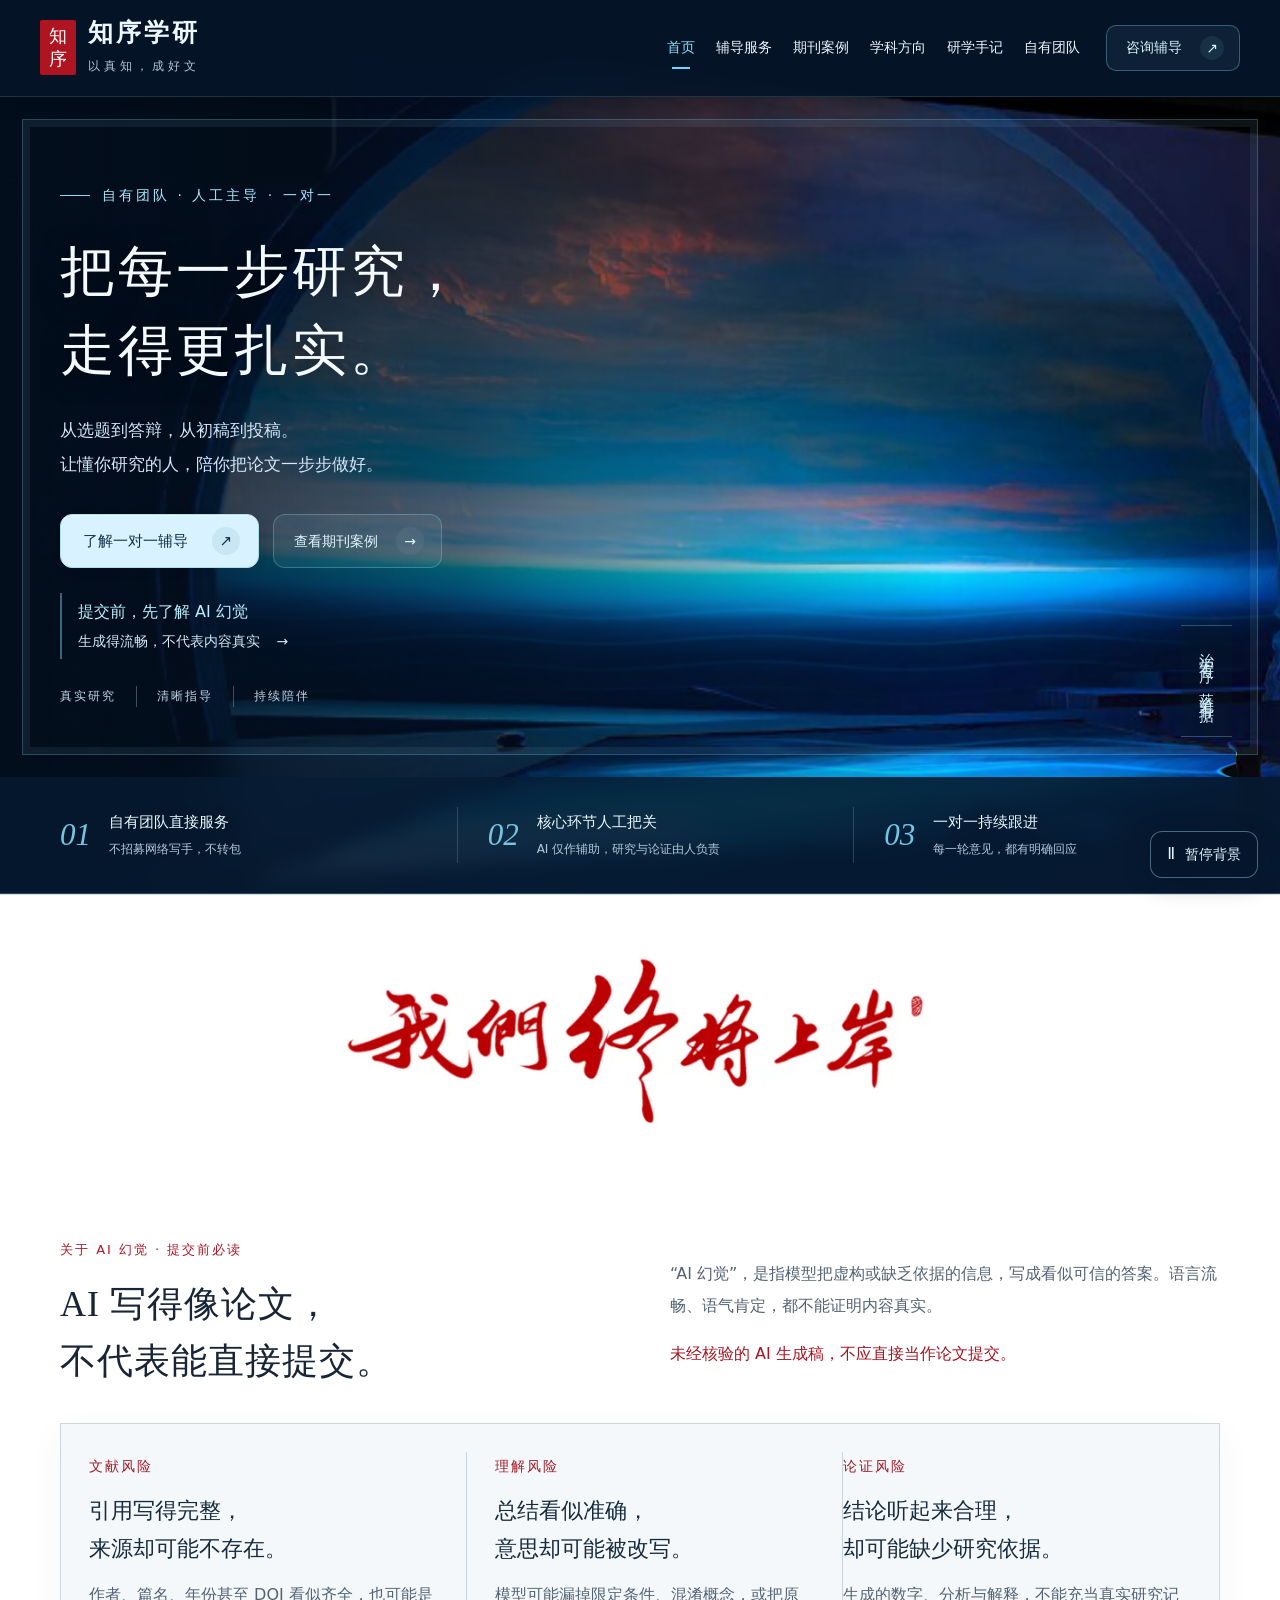
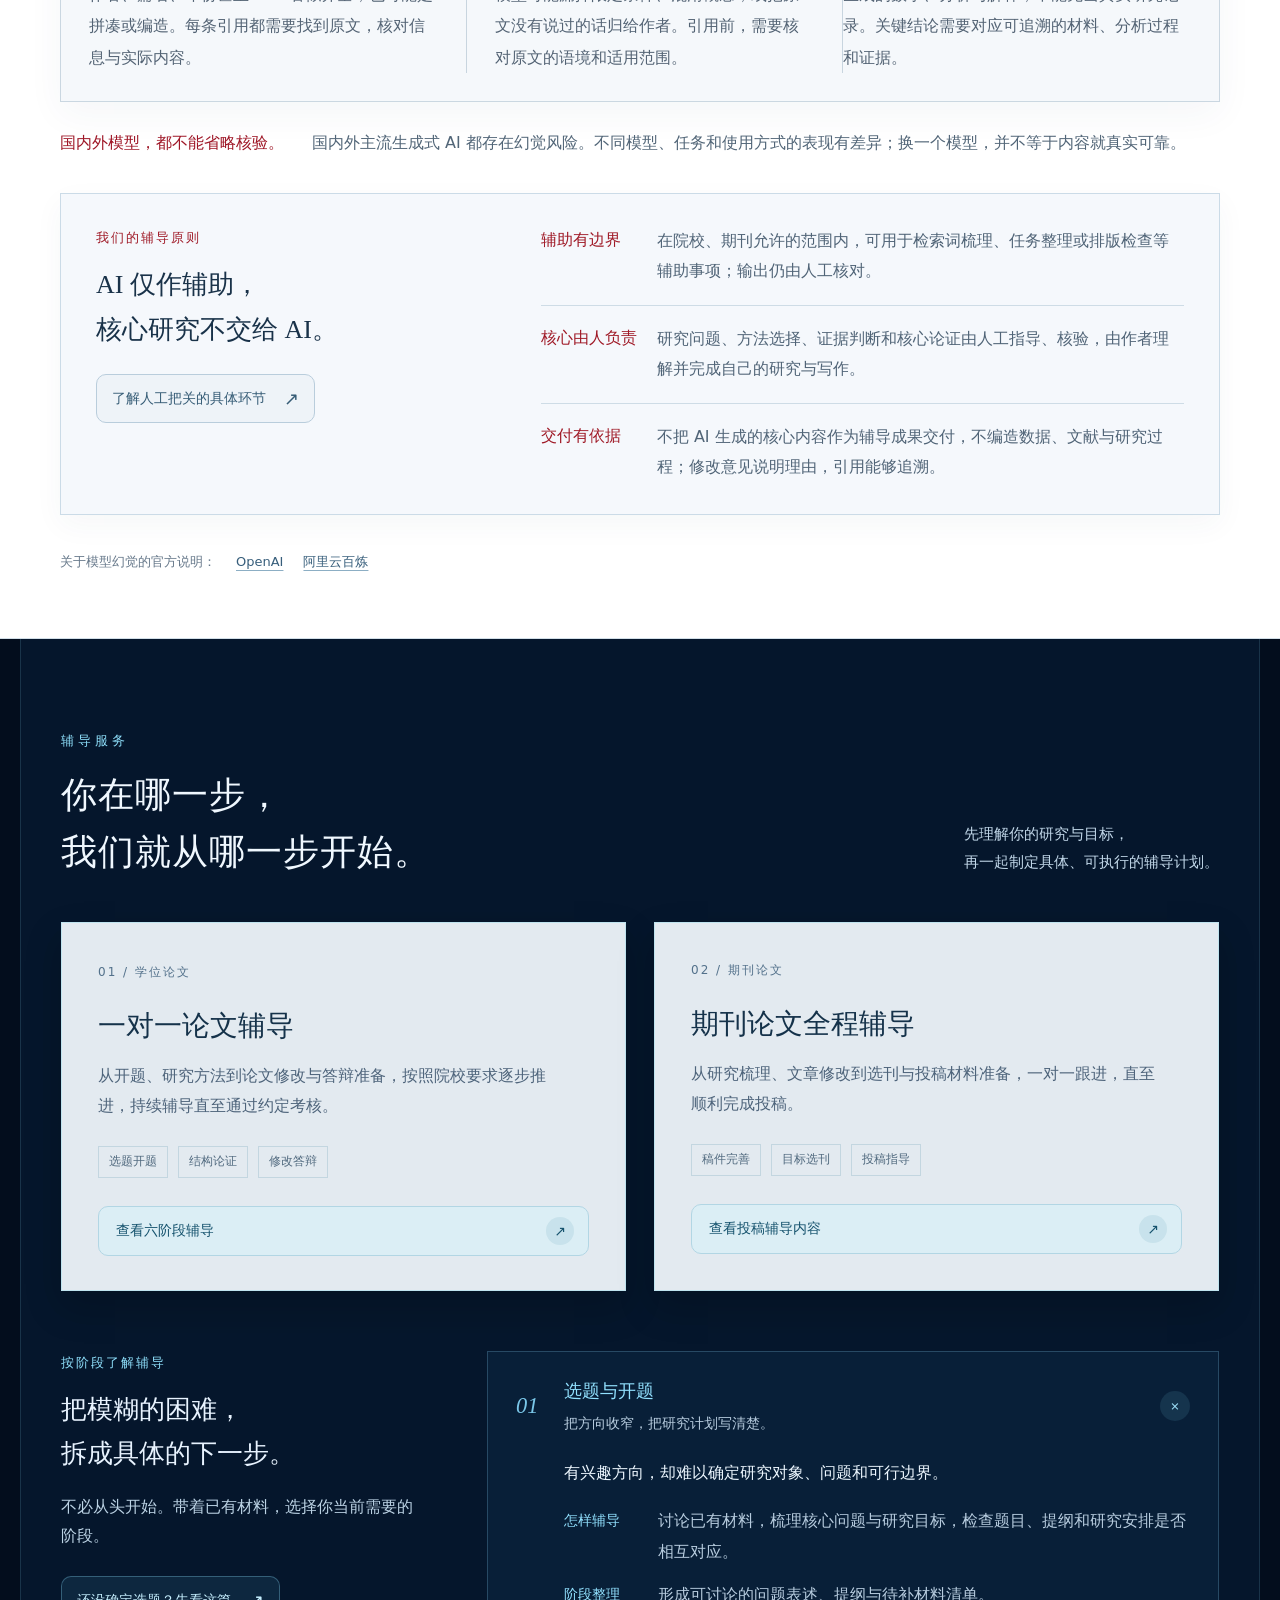
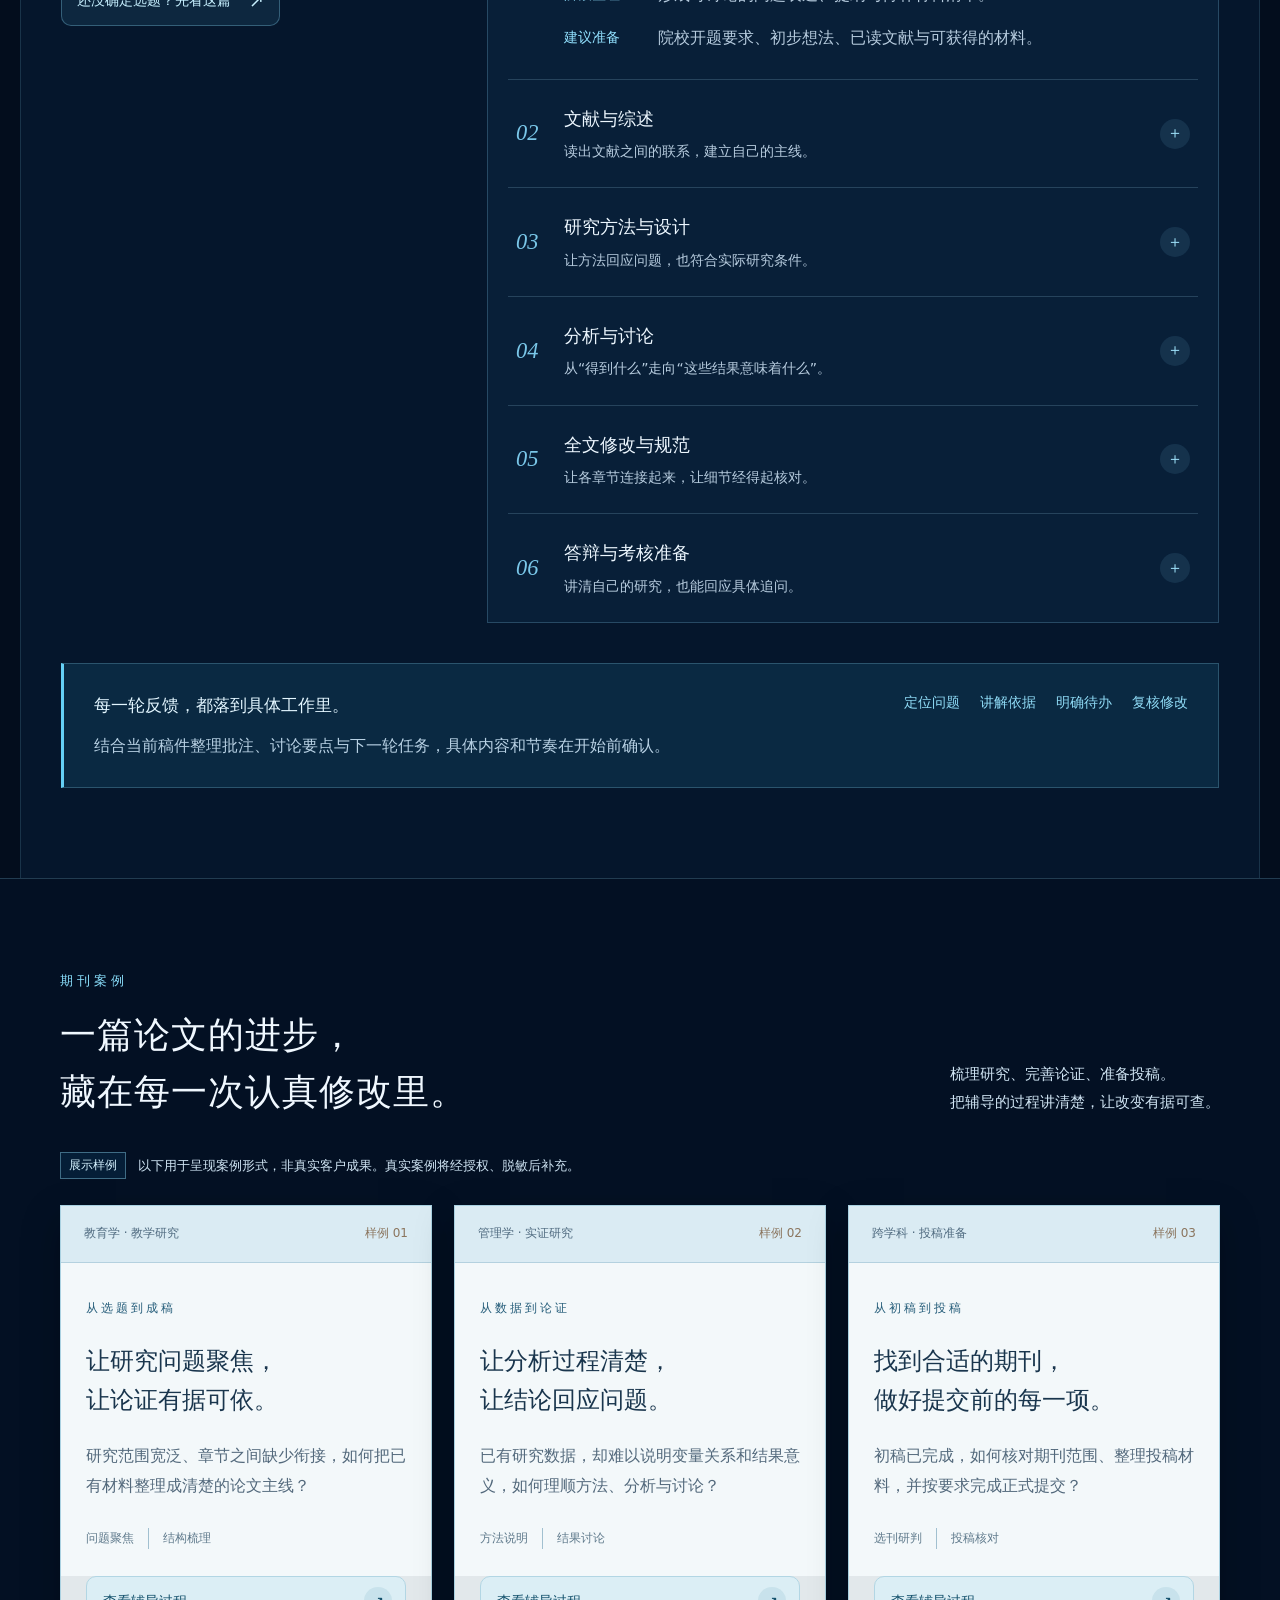
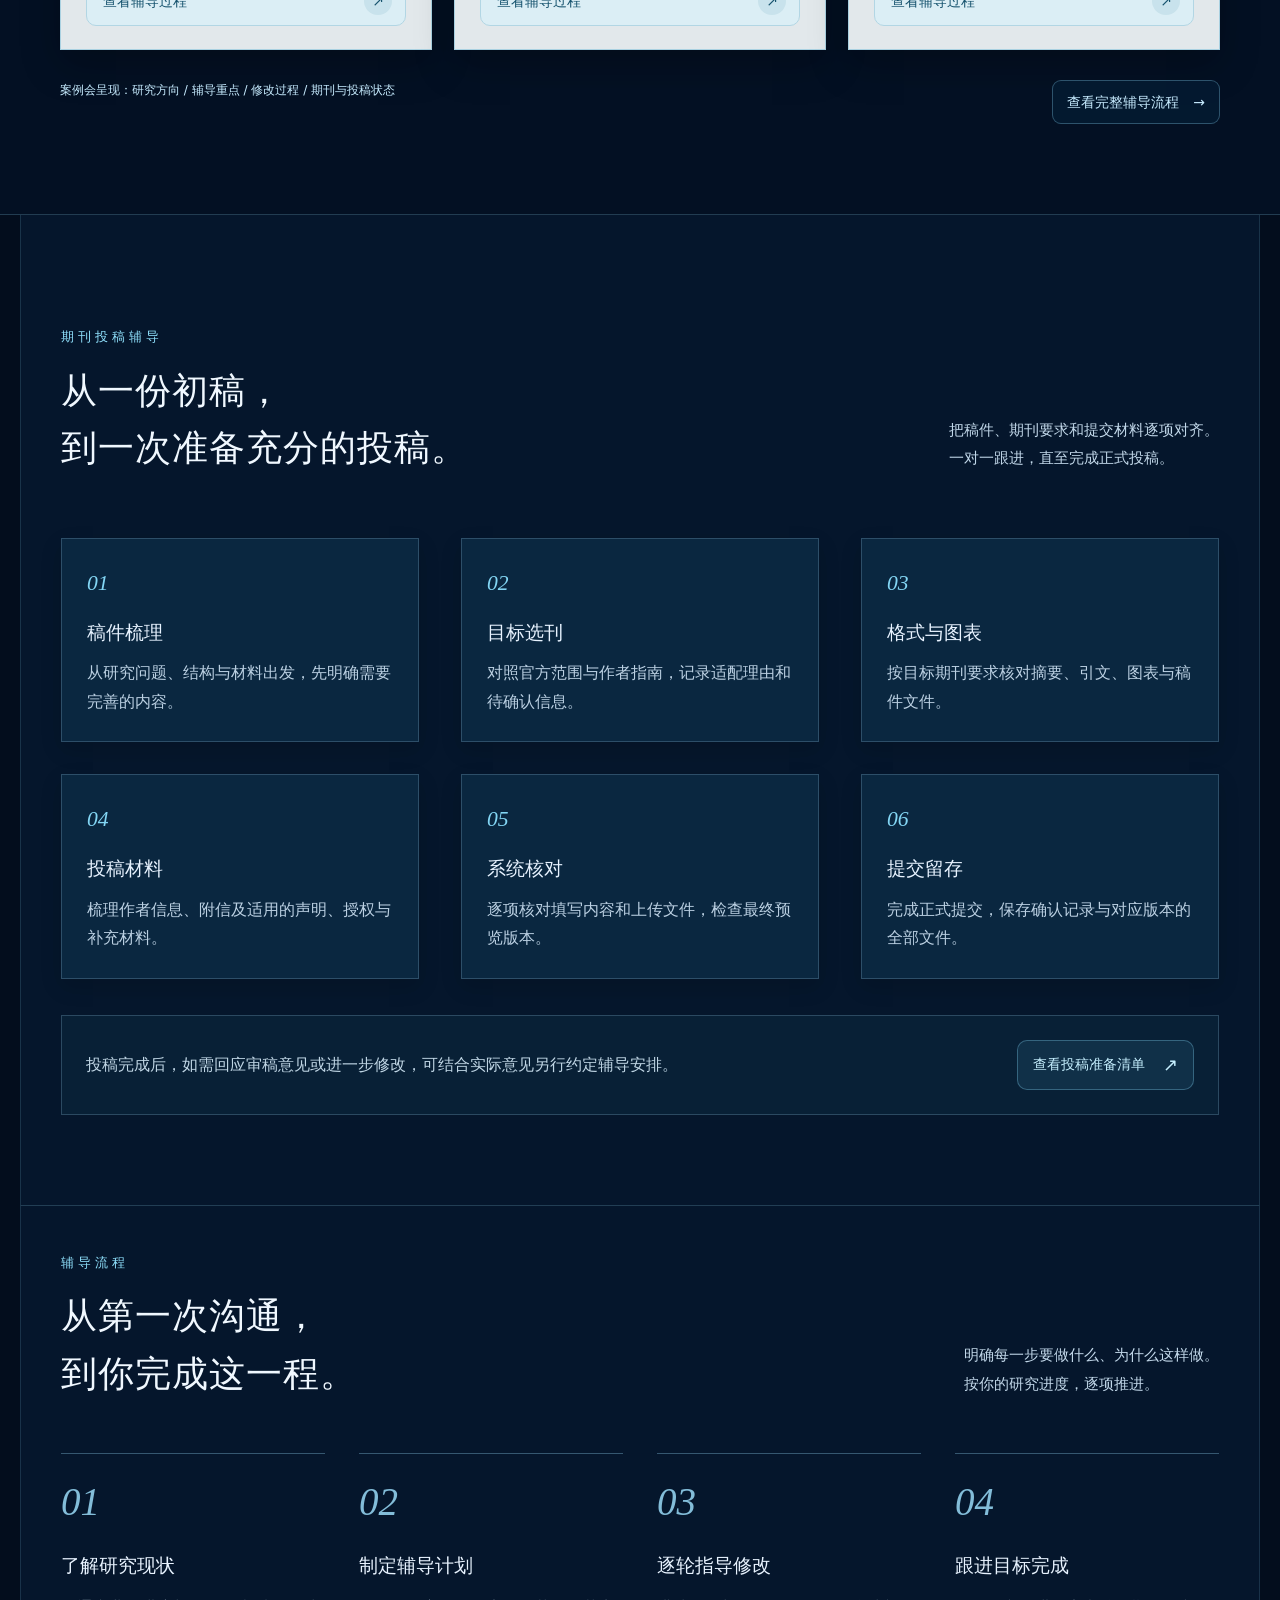
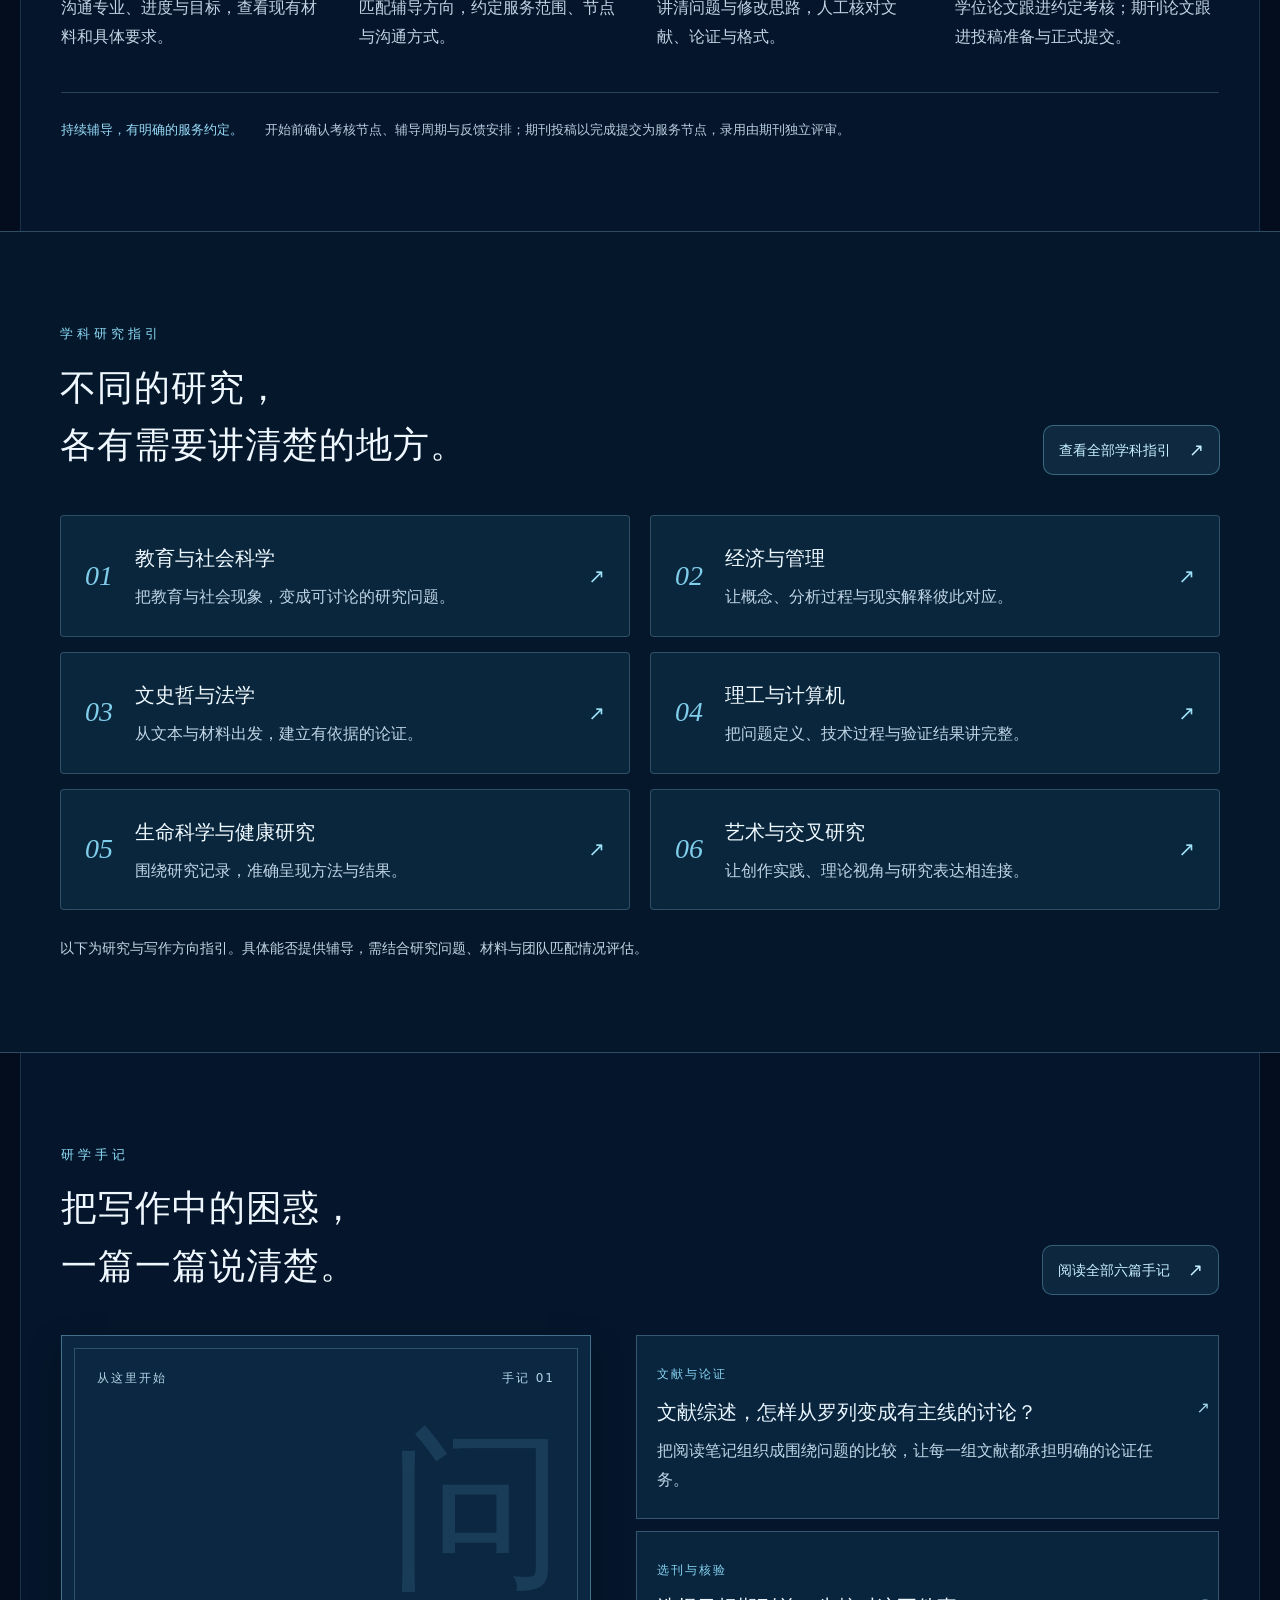
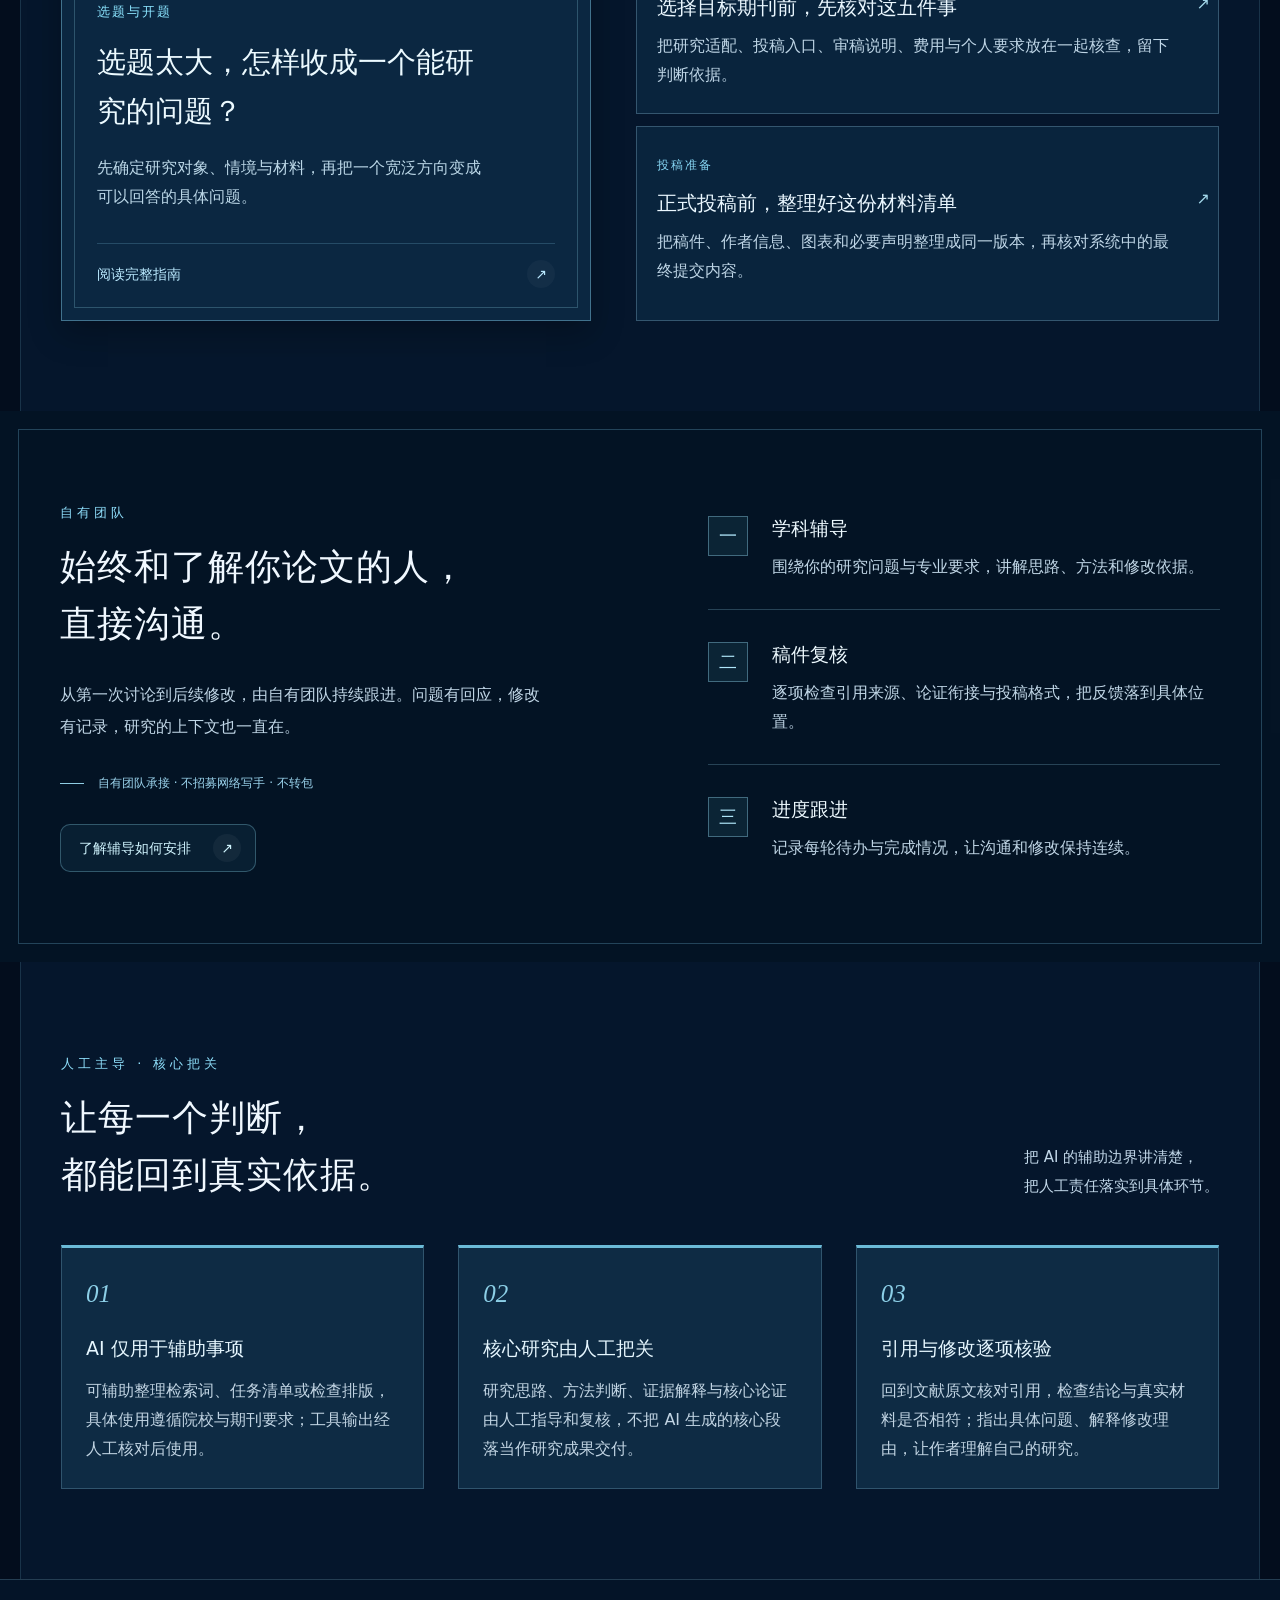
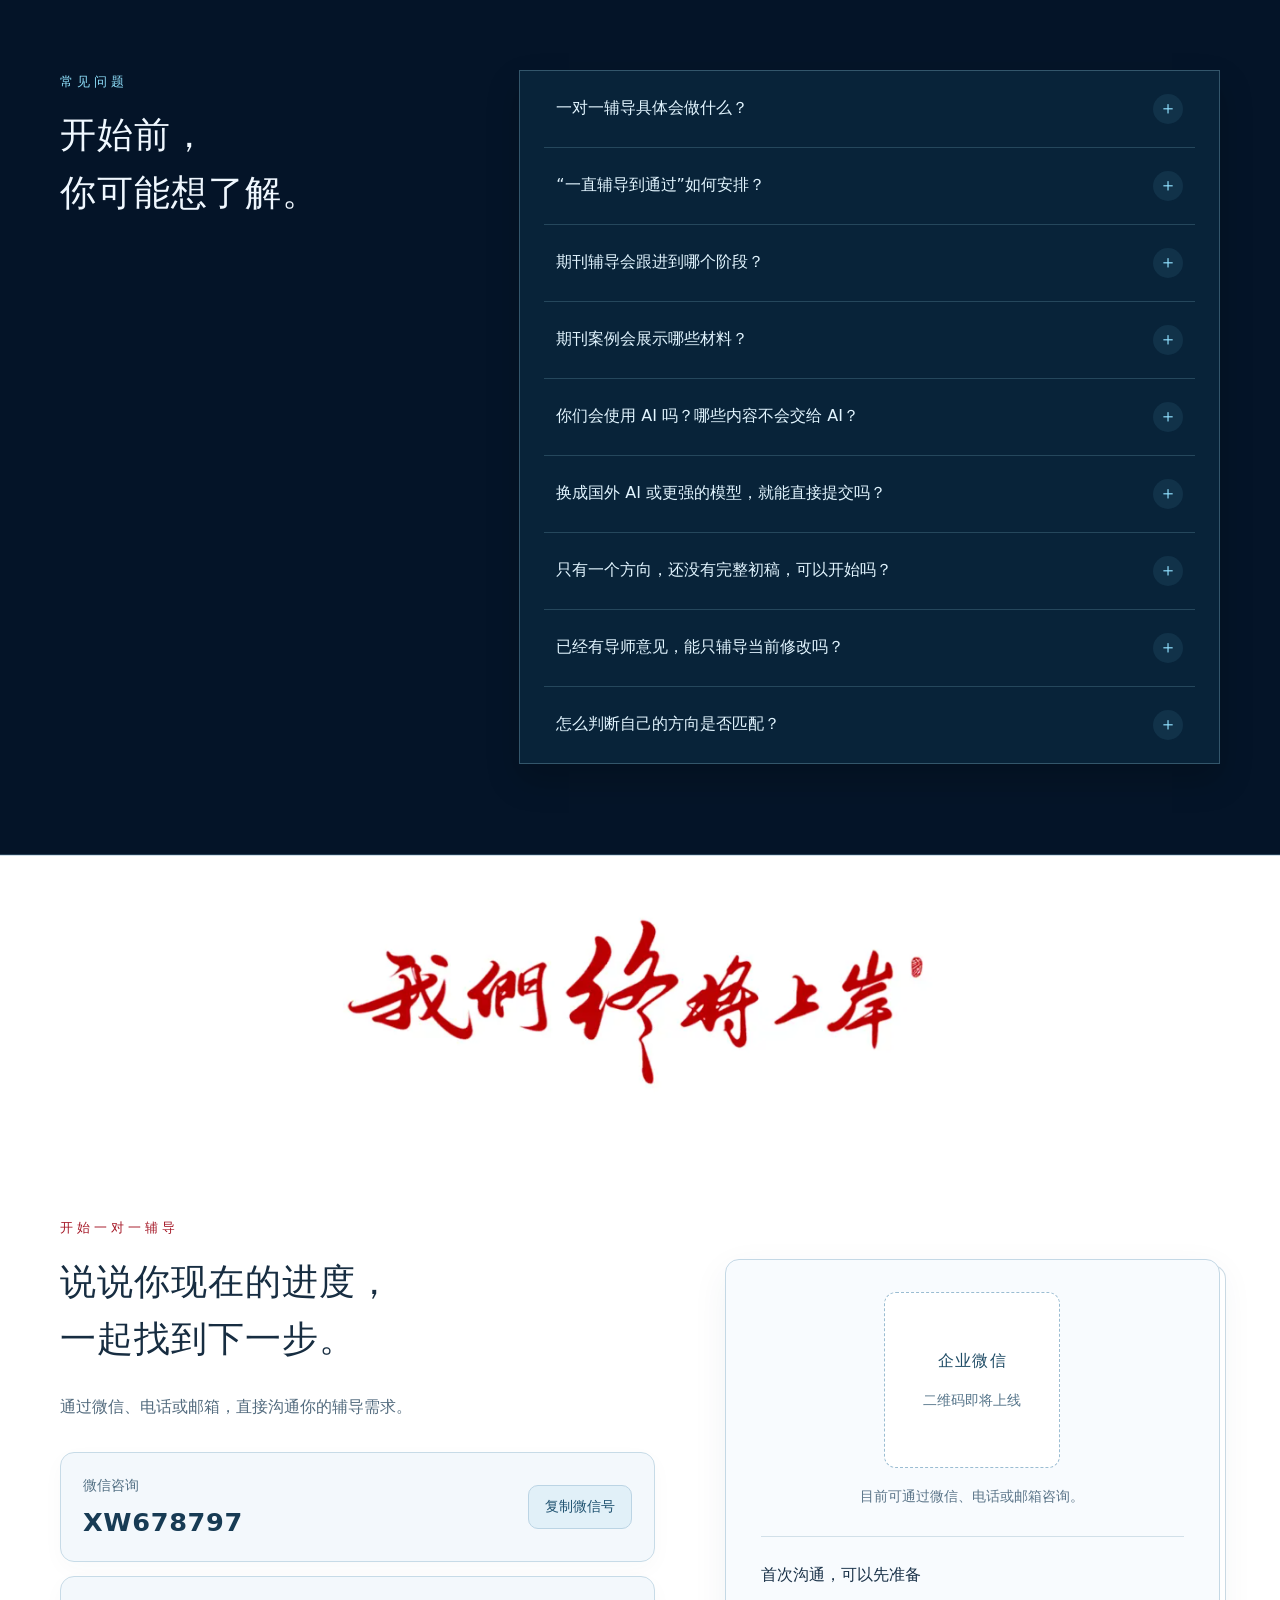
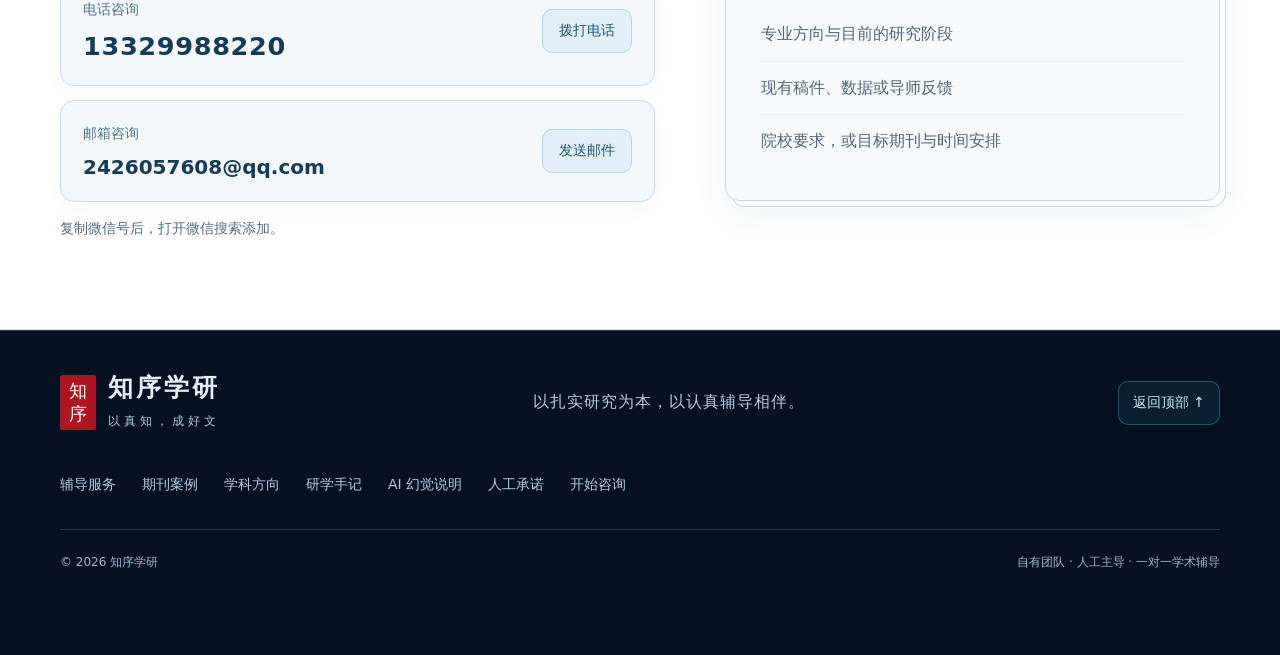
<file: index.html>
<!doctype html><html lang="zh-CN"><head><meta charset="UTF-8"><meta name="viewport" content="width=device-width,initial-scale=1"><meta name="description" content="知序学研：学位论文与期刊论文一对一辅导。人工主导，AI 仅作辅助；了解 AI 幻觉风险、六阶段辅导、投稿准备与中文写作手记。"><meta name="theme-color" content="#07172f"><title>自有团队 · 一对一学术辅导｜知序学研</title><link rel="icon" type="image/svg+xml" href="data:image/svg+xml,%3Csvg xmlns='http://www.w3.org/2000/svg' viewBox='0 0 40 40'%3E%3Crect width='40' height='40' rx='5' fill='%23731f2c'/%3E%3Cpath d='M9 10h9v21H9zM22 10h9v21h-9z' fill='none' stroke='%23fff8eb' stroke-width='2'/%3E%3C/svg%3E"><link rel="stylesheet" href="styles.css"><link rel="stylesheet" href="scene-theme.css?v=2b2125839610"><link rel="preload" as="image" href="assets-blue-horizon.png"><meta name="robots" content="index,follow,max-image-preview:large"><link rel="canonical" href="https://sokolovgayathri317-afk.github.io/zhixuyan/"></head><body data-page="home"><div class="scene-backdrop" aria-hidden="true"><div class="scene-pan"><img class="scene-image" src="assets-blue-horizon.png" alt="" fetchpriority="high"></div><div class="scene-light"></div><div class="scene-water"></div><div class="scene-shade"></div></div><a class="skip" href="#main">跳转到正文</a><header class="site-header"><div class="header-inner"><a href="index.html" class="brand" aria-label="知序学研首页"><span class="brand-seal" aria-hidden="true">知<br>序</span><span><strong>知序学研</strong><small>以真知，成好文</small></span></a><nav aria-label="主导航"><a href="#main" class="active" aria-current="page">首页</a><a href="#services">辅导服务</a><a href="#journals">期刊案例</a><a href="disciplines.html">学科方向</a><a href="notes.html">研学手记</a><a href="#team">自有团队</a></nav><a class="header-cta" href="#contact">咨询辅导 <span aria-hidden="true">↗</span></a><button class="menu-toggle" aria-label="展开导航" aria-expanded="false" aria-controls="mobile-nav">菜单</button></div><nav class="mobile-nav" id="mobile-nav" aria-label="手机导航" hidden><a href="#main" class="active" aria-current="page">首页</a><a href="#services">辅导服务</a><a href="#journals">期刊案例</a><a href="disciplines.html">学科方向</a><a href="notes.html">研学手记</a><a href="#team">自有团队</a><a href="#ai-integrity">AI 幻觉与人工把关</a><a href="#principles">人工承诺</a><a href="#contact">咨询辅导</a></nav></header><main id="main">
<section class="hero" aria-labelledby="hero-title">
<div class="hero-shade"></div>
<div class="hero-inner"><div class="eyebrow"><span></span> 自有团队 · 人工主导 · 一对一</div>
<h1 id="hero-title">把每一步研究，<br>走得更扎实。</h1>
<p>从选题到答辩，从初稿到投稿。<br>让懂你研究的人，陪你把论文一步步做好。</p>
<div class="hero-actions"><a class="button button-cream" href="#services">了解一对一辅导 <span aria-hidden="true">↗</span></a><a class="hero-text-link" href="#journals">查看期刊案例 <span aria-hidden="true">→</span></a></div>
<a class="hero-ai-note" href="#ai-integrity"><strong>提交前，先了解 AI 幻觉</strong><span>生成得流畅，不代表内容真实 <span aria-hidden="true">→</span></span></a>
<div class="hero-note"><span>真实研究</span><span>清晰指导</span><span>持续陪伴</span></div>
</div><div class="hero-caption">治学有序，落笔有据。</div>
</section>
<div class="trust-strip">
<div><span class="trust-number">01</span><span><strong>自有团队直接服务</strong><small>不招募网络写手，不转包</small></span></div>
<div><span class="trust-number">02</span><span><strong>核心环节人工把关</strong><small>AI 仅作辅助，研究与论证由人负责</small></span></div>
<div><span class="trust-number">03</span><span><strong>一对一持续跟进</strong><small>每一轮意见，都有明确回应</small></span></div>
</div>
<section class="ai-integrity-section" id="ai-integrity" aria-labelledby="ai-integrity-title"><div class="signature-scene"><div class="signature-art"><img src="assets-shore-calligraphy.png" alt="我們終將上岸" loading="lazy"></div></div><div class="section">
<div class="ai-intro"><div><span class="section-kicker">关于 AI 幻觉 · 提交前必读</span><h2 id="ai-integrity-title">AI 写得像论文，<br>不代表能直接提交。</h2></div><div><p>“AI 幻觉”，是指模型把虚构或缺乏依据的信息，写成看似可信的答案。语言流畅、语气肯定，都不能证明内容真实。</p><p><strong>未经核验的 AI 生成稿，不应直接当作论文提交。</strong></p></div></div>
<div class="ai-risk-grid"><article><span class="ai-risk-label">文献风险</span><h3>引用写得完整，<br>来源却可能不存在。</h3><p>作者、篇名、年份甚至 DOI 看似齐全，也可能是拼凑或编造。每条引用都需要找到原文，核对信息与实际内容。</p></article><article><span class="ai-risk-label">理解风险</span><h3>总结看似准确，<br>意思却可能被改写。</h3><p>模型可能漏掉限定条件、混淆概念，或把原文没有说过的话归给作者。引用前，需要核对原文的语境和适用范围。</p></article><article><span class="ai-risk-label">论证风险</span><h3>结论听起来合理，<br>却可能缺少研究依据。</h3><p>生成的数字、分析与解释，不能充当真实研究记录。关键结论需要对应可追溯的材料、分析过程和证据。</p></article></div>
<div class="ai-model-note"><strong>国内外模型，都不能省略核验。</strong><p>国内外主流生成式 AI 都存在幻觉风险。不同模型、任务和使用方式的表现有差异；换一个模型，并不等于内容就真实可靠。</p></div>
<div class="ai-service-boundary"><div><span class="section-kicker">我们的辅导原则</span><h3>AI 仅作辅助，<br>核心研究不交给 AI。</h3><a class="soft-link" href="#principles">了解人工把关的具体环节 <span aria-hidden="true">↗</span></a></div><dl><div><dt>辅助有边界</dt><dd>在院校、期刊允许的范围内，可用于检索词梳理、任务整理或排版检查等辅助事项；输出仍由人工核对。</dd></div><div><dt>核心由人负责</dt><dd>研究问题、方法选择、证据判断和核心论证由人工指导、核验，由作者理解并完成自己的研究与写作。</dd></div><div><dt>交付有依据</dt><dd>不把 AI 生成的核心内容作为辅导成果交付，不编造数据、文献与研究过程；修改意见说明理由，引用能够追溯。</dd></div></dl></div>
<div class="ai-source-note"><span>关于模型幻觉的官方说明：</span><a href="https://help.openai.com/en/articles/8313428-does-chatgpt-tell-the-truth" target="_blank" rel="noopener noreferrer">OpenAI<span class="sr-only">（在新窗口打开）</span></a><a href="https://help.aliyun.com/zh/model-studio/faq-about-alibaba-cloud-model-studio" target="_blank" rel="noopener noreferrer">阿里云百炼<span class="sr-only">（在新窗口打开）</span></a></div>
</div></section>
<section class="section" id="services">
<div class="section-heading"><div><span class="section-kicker">辅导服务</span><h2>你在哪一步，<br>我们就从哪一步开始。</h2></div><p>先理解你的研究与目标，<br>再一起制定具体、可执行的辅导计划。</p></div>
<div class="service-grid">
<article class="service-card"><span class="service-index">01 / 学位论文</span><h3>一对一论文辅导</h3><p>从开题、研究方法到论文修改与答辩准备，按照院校要求逐步推进，持续辅导直至通过约定考核。</p><div class="tag-row"><span>选题开题</span><span>结构论证</span><span>修改答辩</span></div><a href="#stages">查看六阶段辅导 <span aria-hidden="true">↗</span></a></article>
<article class="service-card service-accent"><span class="service-index">02 / 期刊论文</span><h3>期刊论文全程辅导</h3><p>从研究梳理、文章修改到选刊与投稿材料准备，一对一跟进，直至顺利完成投稿。</p><div class="tag-row"><span>稿件完善</span><span>目标选刊</span><span>投稿指导</span></div><a href="#submission">查看投稿辅导内容 <span aria-hidden="true">↗</span></a></article>
</div>
<div class="stage-layout" id="stages"><div class="stage-intro"><span class="section-kicker">按阶段了解辅导</span><h3>把模糊的困难，<br>拆成具体的下一步。</h3><p>不必从头开始。带着已有材料，选择你当前需要的阶段。</p><a class="soft-link" href="notes-research-question.html">还没确定选题？先看这篇 <span aria-hidden="true">↗</span></a></div><div class="stage-list"><details class="stage-item" open><summary><span class="stage-no">01</span><span class="stage-title"><strong>选题与开题</strong><small>把方向收窄，把研究计划写清楚。</small></span><span class="stage-plus" aria-hidden="true">＋</span></summary><div class="stage-body"><p class="stage-issue">有兴趣方向，却难以确定研究对象、问题和可行边界。</p><dl><div><dt>怎样辅导</dt><dd>讨论已有材料，梳理核心问题与研究目标，检查题目、提纲和研究安排是否相互对应。</dd></div><div><dt>阶段整理</dt><dd>形成可讨论的问题表述、提纲与待补材料清单。</dd></div><div><dt>建议准备</dt><dd>院校开题要求、初步想法、已读文献与可获得的材料。</dd></div></dl></div></details><details class="stage-item" ><summary><span class="stage-no">02</span><span class="stage-title"><strong>文献与综述</strong><small>读出文献之间的联系，建立自己的主线。</small></span><span class="stage-plus" aria-hidden="true">＋</span></summary><div class="stage-body"><p class="stage-issue">文献不少，正文却停留在逐篇摘录和观点罗列。</p><dl><div><dt>怎样辅导</dt><dd>讲解检索与阅读记录方法，围绕问题组织比较，核对引文和原始来源，说明文献与本研究的关系。</dd></div><div><dt>阶段整理</dt><dd>形成综述结构、核心文献记录与引用核对事项。</dd></div><div><dt>建议准备</dt><dd>现有综述、文献全文或可核验来源、阅读笔记。</dd></div></dl></div></details><details class="stage-item" ><summary><span class="stage-no">03</span><span class="stage-title"><strong>研究方法与设计</strong><small>让方法回应问题，也符合实际研究条件。</small></span><span class="stage-plus" aria-hidden="true">＋</span></summary><div class="stage-body"><p class="stage-issue">不确定方法为什么适用，或难以把研究过程讲清楚。</p><dl><div><dt>怎样辅导</dt><dd>结合研究问题讨论方法选择、材料获取与实施步骤，标明需要补充的依据和仍待确认的条件。</dd></div><div><dt>阶段整理</dt><dd>形成研究设计说明、实施待办与方法表述修改意见。</dd></div><div><dt>建议准备</dt><dd>研究方案、材料或数据说明、导师对方法的反馈。</dd></div></dl></div></details><details class="stage-item" ><summary><span class="stage-no">04</span><span class="stage-title"><strong>分析与讨论</strong><small>从“得到什么”走向“这些结果意味着什么”。</small></span><span class="stage-plus" aria-hidden="true">＋</span></summary><div class="stage-body"><p class="stage-issue">已有材料或结果，但分析零散，讨论与研究问题脱节。</p><dl><div><dt>怎样辅导</dt><dd>沿着研究问题检查分析顺序，核对图表与正文，区分结果、解释与推断，补充局限与适用范围。</dd></div><div><dt>阶段整理</dt><dd>形成分析结构、结果表述与讨论部分的修改路径。</dd></div><div><dt>建议准备</dt><dd>实际研究记录、分析过程、结果图表与已有正文。</dd></div></dl></div></details><details class="stage-item" ><summary><span class="stage-no">05</span><span class="stage-title"><strong>全文修改与规范</strong><small>让各章节连接起来，让细节经得起核对。</small></span><span class="stage-plus" aria-hidden="true">＋</span></summary><div class="stage-body"><p class="stage-issue">文章基本成形，但章节逻辑、引用或格式仍不统一。</p><dl><div><dt>怎样辅导</dt><dd>先检查核心问题与全文结构，再处理段落衔接、表达和规范；按院校要求逐项核对需要调整的位置。</dd></div><div><dt>阶段整理</dt><dd>形成带位置的反馈、分优先级的待办与复核记录。</dd></div><div><dt>建议准备</dt><dd>完整稿件、院校模板、已有评阅或导师意见。</dd></div></dl></div></details><details class="stage-item" ><summary><span class="stage-no">06</span><span class="stage-title"><strong>答辩与考核准备</strong><small>讲清自己的研究，也能回应具体追问。</small></span><span class="stage-plus" aria-hidden="true">＋</span></summary><div class="stage-body"><p class="stage-issue">不容易在有限时间里讲清研究贡献、方法与局限。</p><dl><div><dt>怎样辅导</dt><dd>梳理汇报主线，讨论可能被追问的研究环节，核对演示内容与论文一致性，并跟进约定考核意见。</dd></div><div><dt>阶段整理</dt><dd>形成汇报提纲、问答准备清单与后续修改安排。</dd></div><div><dt>建议准备</dt><dd>当前论文、答辩要求、汇报草稿与考核时间节点。</dd></div></dl></div></details></div></div><div class="feedback-strip"><strong>每一轮反馈，都落到具体工作里。</strong><div><span>定位问题</span><span>讲解依据</span><span>明确待办</span><span>复核修改</span></div><p>结合当前稿件整理批注、讨论要点与下一轮任务，具体内容和节奏在开始前确认。</p></div></section>
<section class="journal-section" id="journals"><div class="section">
<div class="section-heading"><div><span class="section-kicker">期刊案例</span><h2>一篇论文的进步，<br>藏在每一次认真修改里。</h2></div><p>梳理研究、完善论证、准备投稿。<br>把辅导的过程讲清楚，让改变有据可查。</p></div>
<div class="sample-notice"><span>展示样例</span> 以下用于呈现案例形式，非真实客户成果。真实案例将经授权、脱敏后补充。</div>
<div class="case-grid">
<article class="case-card"><div class="case-top"><span>教育学 · 教学研究</span><span class="sample-label">样例 01</span></div><div class="case-main"><span class="case-topic">从选题到成稿</span><h3>让研究问题聚焦，<br>让论证有据可依。</h3><p>研究范围宽泛、章节之间缺少衔接，如何把已有材料整理成清楚的论文主线？</p><div class="case-tags"><span>问题聚焦</span><span>结构梳理</span></div></div><button class="case-open" data-case="education">查看辅导过程 <span aria-hidden="true">↗</span></button></article>
<article class="case-card"><div class="case-top"><span>管理学 · 实证研究</span><span class="sample-label">样例 02</span></div><div class="case-main"><span class="case-topic">从数据到论证</span><h3>让分析过程清楚，<br>让结论回应问题。</h3><p>已有研究数据，却难以说明变量关系和结果意义，如何理顺方法、分析与讨论？</p><div class="case-tags"><span>方法说明</span><span>结果讨论</span></div></div><button class="case-open" data-case="management">查看辅导过程 <span aria-hidden="true">↗</span></button></article>
<article class="case-card"><div class="case-top"><span>跨学科 · 投稿准备</span><span class="sample-label">样例 03</span></div><div class="case-main"><span class="case-topic">从初稿到投稿</span><h3>找到合适的期刊，<br>做好提交前的每一项。</h3><p>初稿已完成，如何核对期刊范围、整理投稿材料，并按要求完成正式提交？</p><div class="case-tags"><span>选刊研判</span><span>投稿核对</span></div></div><button class="case-open" data-case="submission">查看辅导过程 <span aria-hidden="true">↗</span></button></article>
</div><div class="journal-foot"><span>案例会呈现：研究方向 / 辅导重点 / 修改过程 / 期刊与投稿状态</span><a href="#process">查看完整辅导流程 <span aria-hidden="true">→</span></a></div>
</div></section>
<section class="section submission-section" id="submission"><div class="section-heading"><div><span class="section-kicker">期刊投稿辅导</span><h2>从一份初稿，<br>到一次准备充分的投稿。</h2></div><p>把稿件、期刊要求和提交材料逐项对齐。<br>一对一跟进，直至完成正式投稿。</p></div><div class="submission-grid"><article><span>01</span><h3>稿件梳理</h3><p>从研究问题、结构与材料出发，先明确需要完善的内容。</p></article><article><span>02</span><h3>目标选刊</h3><p>对照官方范围与作者指南，记录适配理由和待确认信息。</p></article><article><span>03</span><h3>格式与图表</h3><p>按目标期刊要求核对摘要、引文、图表与稿件文件。</p></article><article><span>04</span><h3>投稿材料</h3><p>梳理作者信息、附信及适用的声明、授权与补充材料。</p></article><article><span>05</span><h3>系统核对</h3><p>逐项核对填写内容和上传文件，检查最终预览版本。</p></article><article><span>06</span><h3>提交留存</h3><p>完成正式提交，保存确认记录与对应版本的全部文件。</p></article></div><div class="submission-bottom"><p>投稿完成后，如需回应审稿意见或进一步修改，可结合实际意见另行约定辅导安排。</p><a class="soft-link" href="notes-submission-checklist.html">查看投稿准备清单 <span aria-hidden="true">↗</span></a></div></section><section class="section process-section" id="process">
<div class="section-heading"><div><span class="section-kicker">辅导流程</span><h2>从第一次沟通，<br>到你完成这一程。</h2></div><p>明确每一步要做什么、为什么这样做。<br>按你的研究进度，逐项推进。</p></div>
<ol class="process-grid"><li><span class="step-number">01</span><h3>了解研究现状</h3><p>沟通专业、进度与目标，查看现有材料和具体要求。</p></li><li><span class="step-number">02</span><h3>制定辅导计划</h3><p>匹配辅导方向，约定服务范围、节点与沟通方式。</p></li><li><span class="step-number">03</span><h3>逐轮指导修改</h3><p>讲清问题与修改思路，人工核对文献、论证与格式。</p></li><li><span class="step-number">04</span><h3>跟进目标完成</h3><p>学位论文跟进约定考核；期刊论文跟进投稿准备与正式提交。</p></li></ol>
<div class="process-boundary"><strong>持续辅导，有明确的服务约定。</strong><span>开始前确认考核节点、辅导周期与反馈安排；期刊投稿以完成提交为服务节点，录用由期刊独立评审。</span></div>
</section>
<section class="discipline-section" id="disciplines"><div class="section"><div class="section-heading"><div><span class="section-kicker">学科研究指引</span><h2>不同的研究，<br>各有需要讲清楚的地方。</h2></div><a class="soft-link" href="disciplines.html">查看全部学科指引 <span aria-hidden="true">↗</span></a></div><div class="subject-grid"><a class="subject-link" href="disciplines.html#education"><span class="subject-no">01</span><div><h3>教育与社会科学</h3><p>把教育与社会现象，变成可讨论的研究问题。</p></div><span aria-hidden="true">↗</span></a><a class="subject-link" href="disciplines.html#management"><span class="subject-no">02</span><div><h3>经济与管理</h3><p>让概念、分析过程与现实解释彼此对应。</p></div><span aria-hidden="true">↗</span></a><a class="subject-link" href="disciplines.html#humanities"><span class="subject-no">03</span><div><h3>文史哲与法学</h3><p>从文本与材料出发，建立有依据的论证。</p></div><span aria-hidden="true">↗</span></a><a class="subject-link" href="disciplines.html#engineering"><span class="subject-no">04</span><div><h3>理工与计算机</h3><p>把问题定义、技术过程与验证结果讲完整。</p></div><span aria-hidden="true">↗</span></a><a class="subject-link" href="disciplines.html#health"><span class="subject-no">05</span><div><h3>生命科学与健康研究</h3><p>围绕研究记录，准确呈现方法与结果。</p></div><span aria-hidden="true">↗</span></a><a class="subject-link" href="disciplines.html#arts"><span class="subject-no">06</span><div><h3>艺术与交叉研究</h3><p>让创作实践、理论视角与研究表达相连接。</p></div><span aria-hidden="true">↗</span></a></div><p class="section-note">以下为研究与写作方向指引。具体能否提供辅导，需结合研究问题、材料与团队匹配情况评估。</p></div></section><section class="section notes-section" id="notes"><div class="section-heading"><div><span class="section-kicker">研学手记</span><h2>把写作中的困惑，<br>一篇一篇说清楚。</h2></div><a class="soft-link" href="notes.html">阅读全部六篇手记 <span aria-hidden="true">↗</span></a></div><div class="notes-home-grid"><a class="featured-note" href="notes-research-question.html"><div class="feature-top"><span>从这里开始</span><span>手记 01</span></div><span class="feature-mark" aria-hidden="true">问</span><div><span class="section-kicker">选题与开题</span><h3>选题太大，怎样收成一个能研究的问题？</h3><p>先确定研究对象、情境与材料，再把一个宽泛方向变成可以回答的具体问题。</p><span class="card-read">阅读完整指南 <span aria-hidden="true">↗</span></span></div></a><div class="notes-short-list"><a href="notes-literature-review.html"><span class="note-small-category">文献与论证</span><h3>文献综述，怎样从罗列变成有主线的讨论？</h3><p>把阅读笔记组织成围绕问题的比较，让每一组文献都承担明确的论证任务。</p><span class="short-arrow" aria-hidden="true">↗</span></a><a href="notes-journal-selection.html"><span class="note-small-category">选刊与核验</span><h3>选择目标期刊前，先核对这五件事</h3><p>把研究适配、投稿入口、审稿说明、费用与个人要求放在一起核查，留下判断依据。</p><span class="short-arrow" aria-hidden="true">↗</span></a><a href="notes-submission-checklist.html"><span class="note-small-category">投稿准备</span><h3>正式投稿前，整理好这份材料清单</h3><p>把稿件、作者信息、图表和必要声明整理成同一版本，再核对系统中的最终提交内容。</p><span class="short-arrow" aria-hidden="true">↗</span></a></div></div></section><section class="team-section" id="team"><div class="section team-layout"><div class="team-intro"><span class="section-kicker">自有团队</span><h2>始终和了解你论文的人，<br>直接沟通。</h2><p>从第一次讨论到后续修改，由自有团队持续跟进。问题有回应，修改有记录，研究的上下文也一直在。</p><div class="team-signature"><span></span> 自有团队承接 · 不招募网络写手 · 不转包</div><a class="text-link" href="#contact">了解辅导如何安排 <span aria-hidden="true">↗</span></a></div><div class="team-roles"><div><span class="role-number">一</span><section><h3>学科辅导</h3><p>围绕你的研究问题与专业要求，讲解思路、方法和修改依据。</p></section></div><div><span class="role-number">二</span><section><h3>稿件复核</h3><p>逐项检查引用来源、论证衔接与投稿格式，把反馈落到具体位置。</p></section></div><div><span class="role-number">三</span><section><h3>进度跟进</h3><p>记录每轮待办与完成情况，让沟通和修改保持连续。</p></section></div></div></div></section>
<section class="section" id="principles"><div class="section-heading"><div><span class="section-kicker">人工主导 · 核心把关</span><h2>让每一个判断，<br>都能回到真实依据。</h2></div><p>把 AI 的辅助边界讲清楚，<br>把人工责任落实到具体环节。</p></div><div class="principles-grid"><article><span class="principle-mark" aria-hidden="true">01</span><h3>AI 仅用于辅助事项</h3><p>可辅助整理检索词、任务清单或检查排版，具体使用遵循院校与期刊要求；工具输出经人工核对后使用。</p></article><article><span class="principle-mark" aria-hidden="true">02</span><h3>核心研究由人工把关</h3><p>研究思路、方法判断、证据解释与核心论证由人工指导和复核，不把 AI 生成的核心段落当作研究成果交付。</p></article><article><span class="principle-mark" aria-hidden="true">03</span><h3>引用与修改逐项核验</h3><p>回到文献原文核对引用，检查结论与真实材料是否相符；指出具体问题、解释修改理由，让作者理解自己的研究。</p></article></div></section>
<section class="faq-section"><div class="section faq-layout"><div><span class="section-kicker">常见问题</span><h2>开始前，<br>你可能想了解。</h2></div><div class="faq-items">
<details><summary>一对一辅导具体会做什么？<span aria-hidden="true">＋</span></summary><p>根据你的阶段提供选题、研究方法、文章结构、论证表达、引用规范和答辩准备等指导。团队会给出有依据的反馈，由你理解并完成自己的研究与写作。</p></details>
<details><summary>“一直辅导到通过”如何安排？<span aria-hidden="true">＋</span></summary><p>学位论文按事先约定的开题、审查或答辩节点持续跟进。开始前明确服务周期、反馈方式、修改安排以及你需要完成的工作；考核结果由院校评定。</p></details>
<details><summary>期刊辅导会跟进到哪个阶段？<span aria-hidden="true">＋</span></summary><p>从现有研究与稿件出发，辅导文章完善、选刊、格式调整、投稿附信与材料准备，并协助核对投稿系统要求，直到顺利完成正式提交。后续返修如有需要，可另行约定辅导范围。</p></details>
<details><summary>期刊案例会展示哪些材料？<span aria-hidden="true">＋</span></summary><p>经作者授权、脱敏后，展示研究方向、辅导前的困难、具体指导与修改过程，并依据真实凭证标注已投稿、审稿中、返修或录用等状态。当前页面中的三个案例为展示样例。</p></details>
<details><summary>你们会使用 AI 吗？哪些内容不会交给 AI？<span aria-hidden="true">＋</span></summary><p>我们的原则是人工主导，AI 仅作辅助。在院校与期刊允许的范围内，可辅助整理检索词、任务或检查排版，结果仍由人工核对。研究问题、方法选择、证据判断和核心论证由人工指导、核验，不将 AI 生成的核心内容作为辅导成果交付，也不编造数据与文献。</p></details>
<details><summary>换成国外 AI 或更强的模型，就能直接提交吗？<span aria-hidden="true">＋</span></summary><p>不能仅凭模型的品牌、地区或能力宣传作出这个判断。国内外主流生成式 AI 都存在幻觉风险，具体表现会随模型与任务变化。提交前仍需核对原始文献、真实数据和论证依据，并遵循院校或期刊对 AI 使用及披露的具体要求。</p></details>
<details><summary>只有一个方向，还没有完整初稿，可以开始吗？<span aria-hidden="true">＋</span></summary><p>可以先围绕研究方向、现有材料和院校要求沟通，从选题或提纲阶段判断下一步。建议先整理一页纸说明，写下研究兴趣、已经读过的材料、可用时间和最需要解决的问题。</p></details><details><summary>已经有导师意见，能只辅导当前修改吗？<span aria-hidden="true">＋</span></summary><p>可以结合已有意见与稿件评估。先区分影响全文的研究或结构问题，以及局部表达、引用与格式问题，再约定本轮辅导范围，逐项记录回应位置和完成情况。</p></details><details><summary>怎么判断自己的方向是否匹配？<span aria-hidden="true">＋</span></summary><p>可先阅读学科指引，整理具体研究问题、材料类型及当前困难。是否承接以实际匹配情况为准，不仅依据专业名称作判断；开始前会明确可以辅导的部分与需要补充的条件。</p></details></div></div></section>
<section class="section contact-section" id="contact"><div class="signature-scene"><div class="signature-art"><img src="assets-shore-calligraphy.png" alt="我們終將上岸" loading="lazy"></div></div><div class="contact-intro"><span class="section-kicker">开始一对一辅导</span><h2>说说你现在的进度，<br>一起找到下一步。</h2><p>通过微信、电话或邮箱，直接沟通你的辅导需求。</p><div class="contact-methods"><div class="contact-method"><div><span class="contact-label">微信咨询</span><strong id="wechat-account" class="contact-value">XW678797</strong></div><button class="contact-action" type="button" data-copy-wechat aria-describedby="wechat-copy-status">复制微信号</button></div><div class="contact-method"><div><span class="contact-label">电话咨询</span><a class="contact-value" href="tel:13329988220">13329988220</a></div><a class="contact-action" href="tel:13329988220">拨打电话</a></div><div class="contact-method contact-email"><div><span class="contact-label">邮箱咨询</span><a class="contact-value" href="mailto:2426057608@qq.com">2426057608@qq.com</a></div><a class="contact-action" href="mailto:2426057608@qq.com">发送邮件</a></div></div><p class="contact-copy-status" id="wechat-copy-status" role="status" aria-live="polite">复制微信号后，打开微信搜索添加。</p></div><div class="contact-panel"><div class="contact-qr-block"><div class="contact-qr-placeholder" role="img" aria-label="企业微信二维码尚未添加"><span>企业微信</span><strong>二维码即将上线</strong></div><p>目前可通过微信、电话或邮箱咨询。</p></div><div class="contact-preparation"><h3>首次沟通，可以先准备</h3><ul role="list"><li>专业方向与目前的研究阶段</li><li>现有稿件、数据或导师反馈</li><li>院校要求，或目标期刊与时间安排</li></ul></div></div></section>
</main><dialog id="case-dialog" class="case-dialog" aria-labelledby="case-dialog-title"><div class="dialog-top"><span>期刊辅导 · 案例展示样例</span><button class="dialog-close" aria-label="关闭案例详情">关闭 ×</button></div><div class="dialog-body"><span id="case-dialog-category" class="section-kicker"></span><h2 id="case-dialog-title"></h2><p class="dialog-disclaimer">此内容用于演示案例展示方式，不代表真实客户经历或投稿成果。</p><h3>原有困难</h3><p id="case-dialog-challenge"></p><h3>辅导过程</h3><ol id="case-dialog-steps"></ol><div class="case-proof"><strong>期刊与成果凭证</strong><p>待补充经授权、脱敏的真实期刊名称、投稿记录与阶段证明。</p></div></div></dialog><footer class="site-footer"><div class="footer-inner"><a class="brand" href="index.html"><span class="brand-seal" aria-hidden="true">知<br>序</span><span><strong>知序学研</strong><small>以真知，成好文</small></span></a><p>以扎实研究为本，以认真辅导相伴。</p><a href="#main">返回顶部 ↑</a></div><nav class="footer-nav" aria-label="页脚导航"><a href="index.html#services">辅导服务</a><a href="index.html#journals">期刊案例</a><a href="disciplines.html">学科方向</a><a href="notes.html">研学手记</a><a href="index.html#ai-integrity">AI 幻觉说明</a><a href="index.html#principles">人工承诺</a><a href="index.html#contact">开始咨询</a></nav><div class="footer-bottom"><span>© <span id="current-year">2026</span> 知序学研</span><span>自有团队 · 人工主导 · 一对一学术辅导</span></div></footer><button class="motion-toggle" type="button" aria-pressed="false" aria-label="暂停动态背景"><span class="motion-symbol" aria-hidden="true">Ⅱ</span><span class="motion-label">暂停背景</span></button><script src="app.js?v=939e0cf404c9" defer></script><script src="scene-motion.js?v=688a76f40528" defer></script></body></html>
</file>
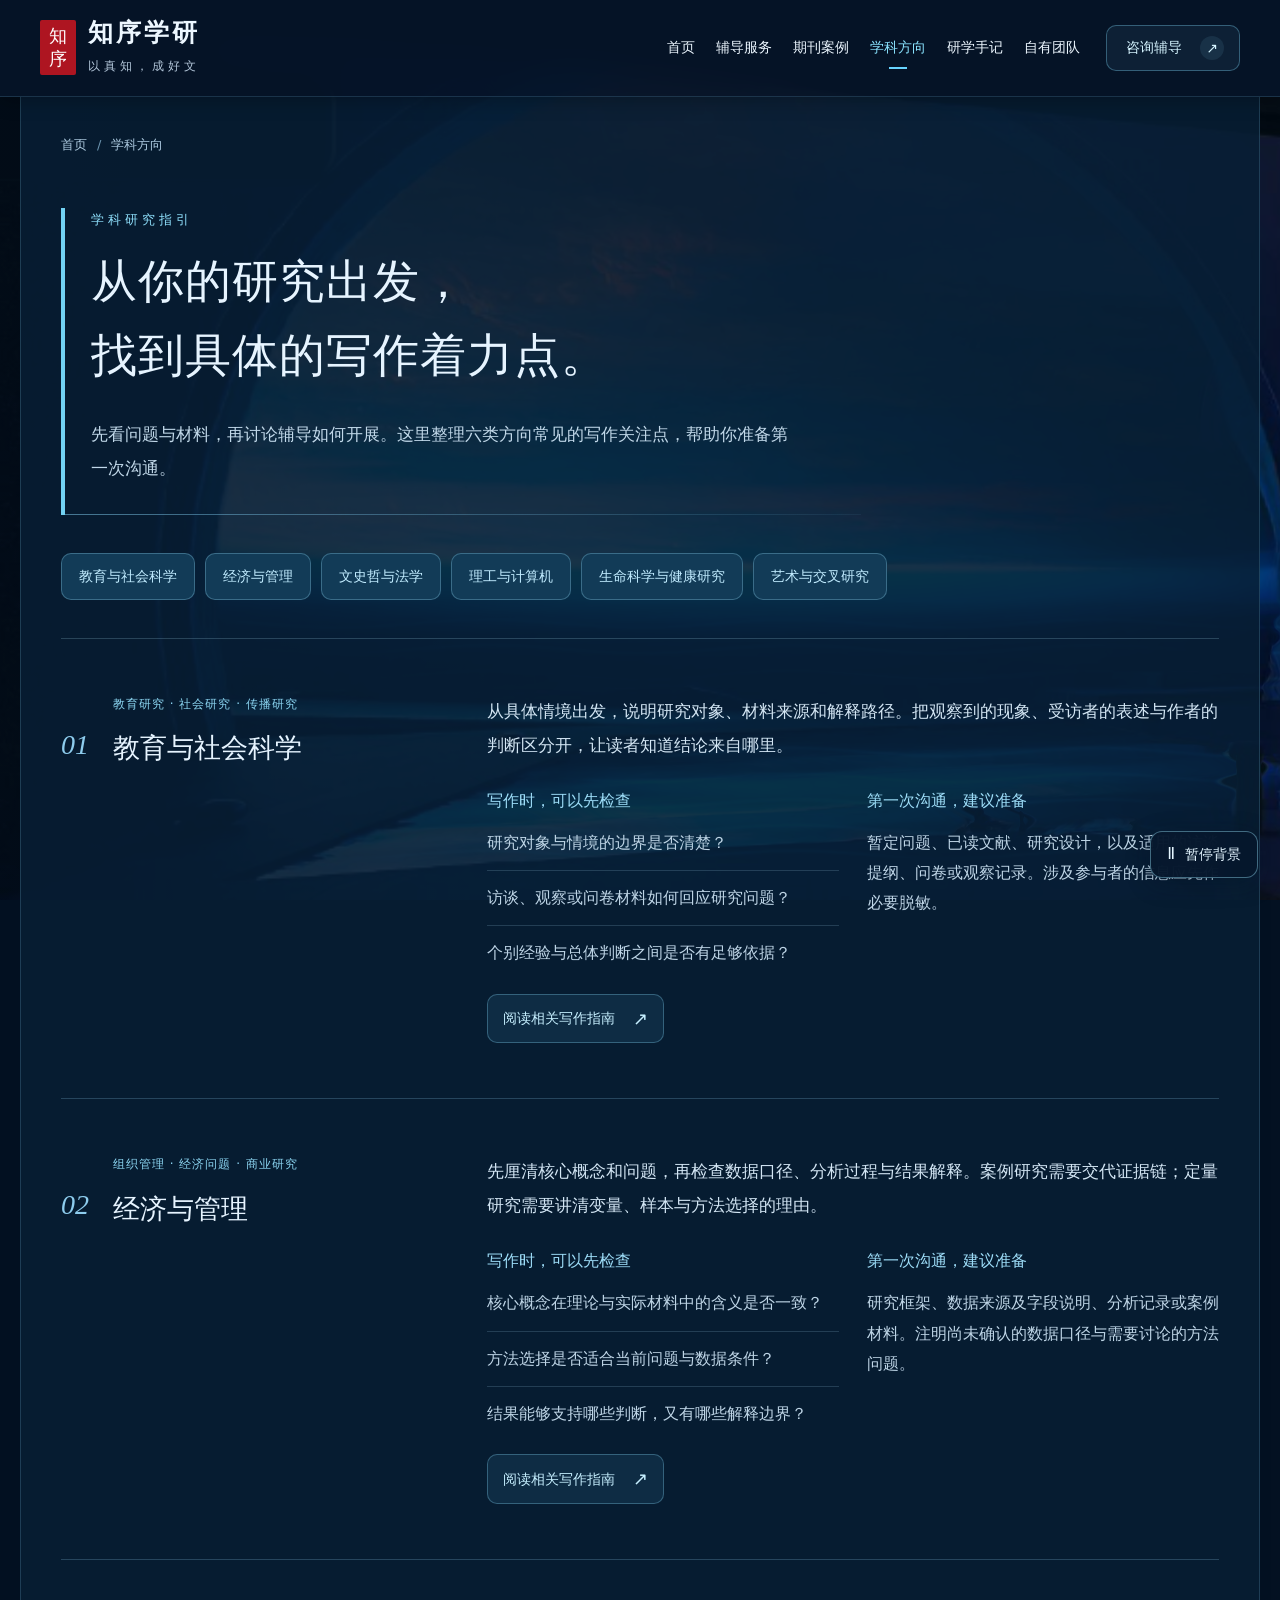
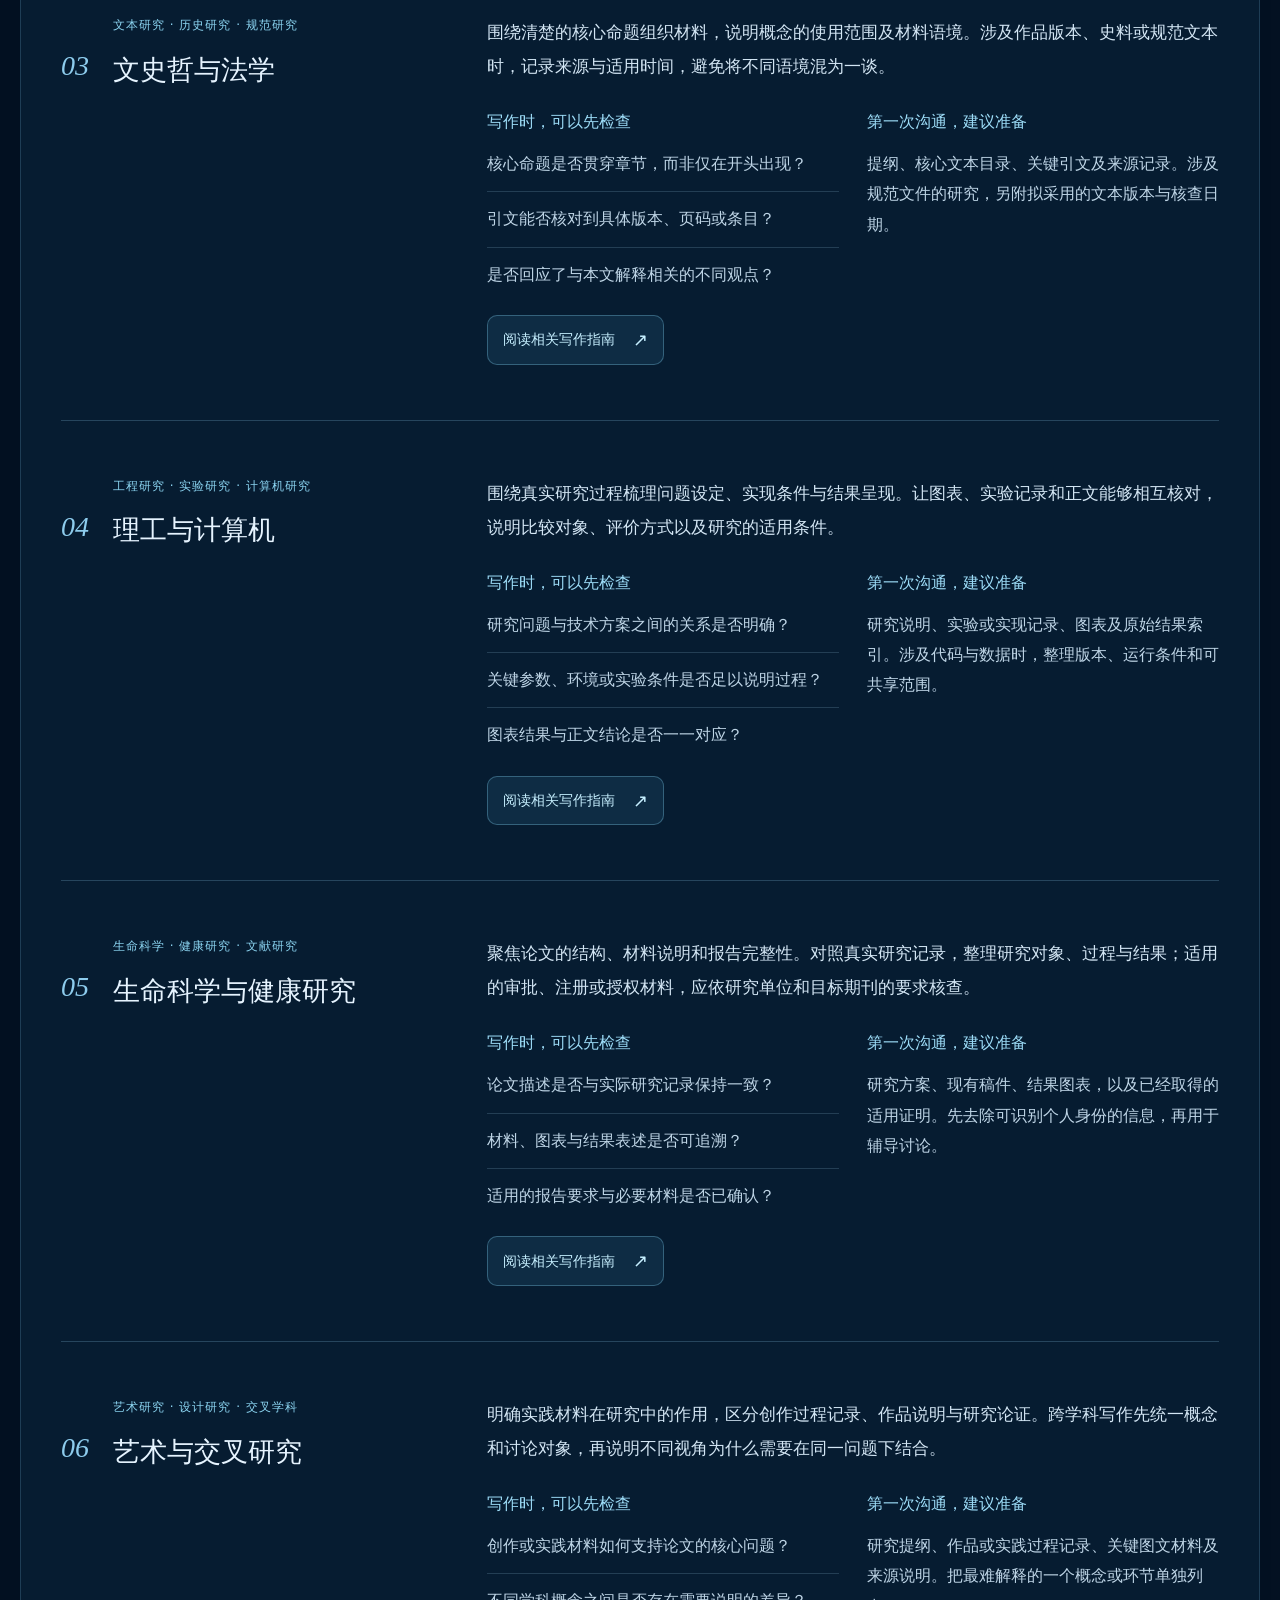
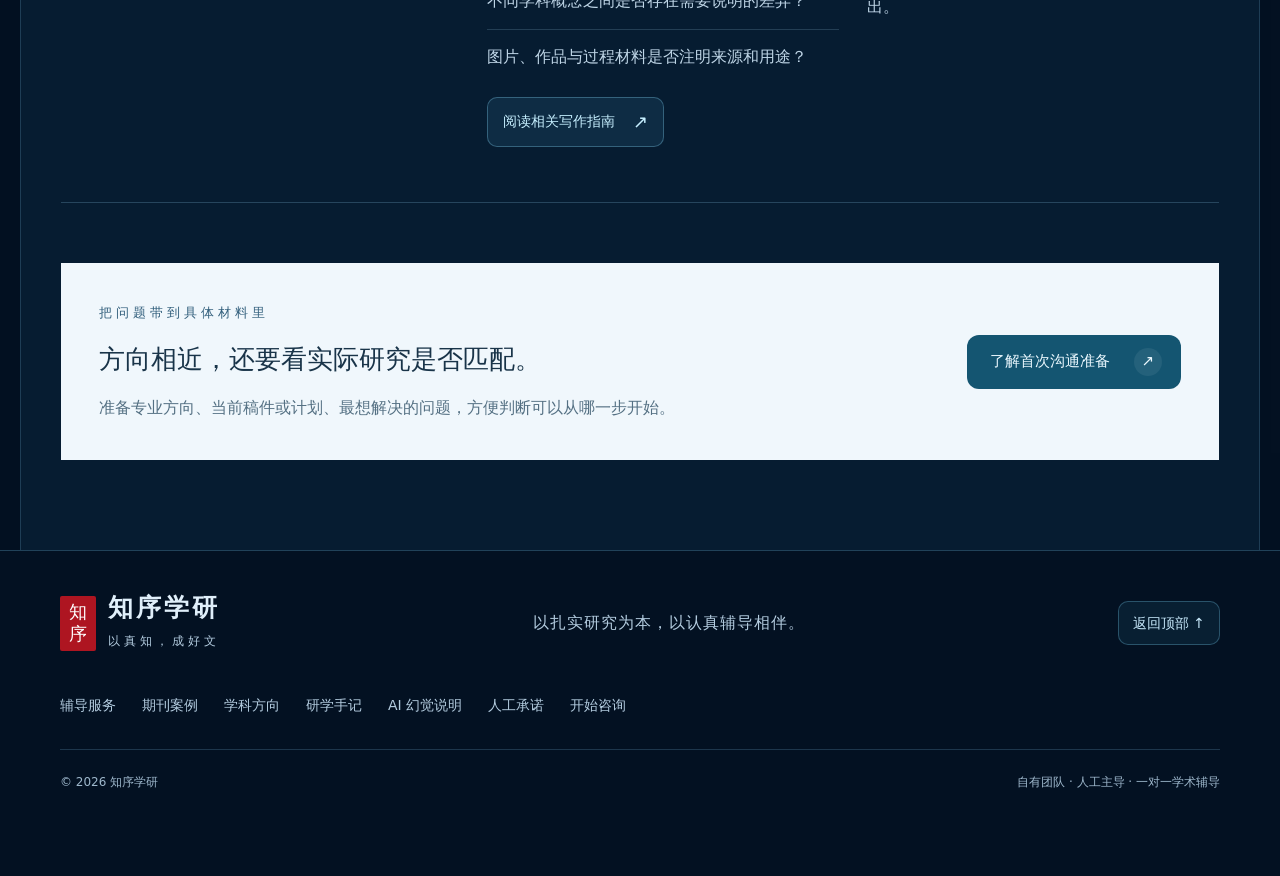
<file: disciplines.html>
<!doctype html><html lang="zh-CN"><head><meta charset="UTF-8"><meta name="viewport" content="width=device-width,initial-scale=1"><meta name="description" content="六类学科的写作关注点、材料准备与相关指南，从具体研究问题出发了解辅导。"><meta name="theme-color" content="#07172f"><title>学科方向与研究指引｜知序学研</title><link rel="icon" type="image/svg+xml" href="data:image/svg+xml,%3Csvg xmlns='http://www.w3.org/2000/svg' viewBox='0 0 40 40'%3E%3Crect width='40' height='40' rx='5' fill='%23731f2c'/%3E%3Cpath d='M9 10h9v21H9zM22 10h9v21h-9z' fill='none' stroke='%23fff8eb' stroke-width='2'/%3E%3C/svg%3E"><link rel="stylesheet" href="styles.css"><link rel="stylesheet" href="scene-theme.css?v=2b2125839610"><meta name="robots" content="index,follow,max-image-preview:large"><link rel="canonical" href="https://sokolovgayathri317-afk.github.io/zhixuyan/disciplines.html"></head><body data-page="disciplines"><div class="scene-backdrop" aria-hidden="true"><div class="scene-pan"><img class="scene-image" src="assets-blue-horizon.png" alt="" fetchpriority="high"></div><div class="scene-light"></div><div class="scene-water"></div><div class="scene-shade"></div></div><a class="skip" href="#main">跳转到正文</a><header class="site-header"><div class="header-inner"><a href="index.html" class="brand" aria-label="知序学研首页"><span class="brand-seal" aria-hidden="true">知<br>序</span><span><strong>知序学研</strong><small>以真知，成好文</small></span></a><nav aria-label="主导航"><a href="index.html">首页</a><a href="index.html#services">辅导服务</a><a href="index.html#journals">期刊案例</a><a href="disciplines.html" class="active" aria-current="page">学科方向</a><a href="notes.html">研学手记</a><a href="index.html#team">自有团队</a></nav><a class="header-cta" href="index.html#contact">咨询辅导 <span aria-hidden="true">↗</span></a><button class="menu-toggle" aria-label="展开导航" aria-expanded="false" aria-controls="mobile-nav">菜单</button></div><nav class="mobile-nav" id="mobile-nav" aria-label="手机导航" hidden><a href="index.html">首页</a><a href="index.html#services">辅导服务</a><a href="index.html#journals">期刊案例</a><a href="disciplines.html" class="active" aria-current="page">学科方向</a><a href="notes.html">研学手记</a><a href="index.html#team">自有团队</a><a href="index.html#ai-integrity">AI 幻觉与人工把关</a><a href="index.html#principles">人工承诺</a><a href="index.html#contact">咨询辅导</a></nav></header><main id="main" class="inner-main"><div class="page-shell"><nav class="breadcrumbs" aria-label="面包屑"><a href="index.html">首页</a><span aria-hidden="true">/</span><span aria-current="page">学科方向</span></nav><div class="page-intro"><span class="section-kicker">学科研究指引</span><h1>从你的研究出发，<br>找到具体的写作着力点。</h1><p>先看问题与材料，再讨论辅导如何开展。这里整理六类方向常见的写作关注点，帮助你准备第一次沟通。</p></div><nav class="topic-nav" aria-label="学科快速导航"><a href="#education">教育与社会科学</a><a href="#management">经济与管理</a><a href="#humanities">文史哲与法学</a><a href="#engineering">理工与计算机</a><a href="#health">生命科学与健康研究</a><a href="#arts">艺术与交叉研究</a></nav><div class="subject-sections"><section class="subject-detail" id="education"><div class="subject-detail-title"><span class="subject-no">01</span><div><span class="section-kicker">教育研究 · 社会研究 · 传播研究</span><h2>教育与社会科学</h2></div></div><div class="subject-detail-body"><p class="subject-focus">从具体情境出发，说明研究对象、材料来源和解释路径。把观察到的现象、受访者的表述与作者的判断区分开，让读者知道结论来自哪里。</p><div class="subject-two-col"><div><h3>写作时，可以先检查</h3><ul role="list"><li>研究对象与情境的边界是否清楚？</li><li>访谈、观察或问卷材料如何回应研究问题？</li><li>个别经验与总体判断之间是否有足够依据？</li></ul></div><div><h3>第一次沟通，建议准备</h3><p>暂定问题、已读文献、研究设计，以及适用的访谈提纲、问卷或观察记录。涉及参与者的信息应先作必要脱敏。</p></div></div><a class="soft-link" href="notes-research-question.html">阅读相关写作指南 <span aria-hidden="true">↗</span></a></div></section><section class="subject-detail" id="management"><div class="subject-detail-title"><span class="subject-no">02</span><div><span class="section-kicker">组织管理 · 经济问题 · 商业研究</span><h2>经济与管理</h2></div></div><div class="subject-detail-body"><p class="subject-focus">先厘清核心概念和问题，再检查数据口径、分析过程与结果解释。案例研究需要交代证据链；定量研究需要讲清变量、样本与方法选择的理由。</p><div class="subject-two-col"><div><h3>写作时，可以先检查</h3><ul role="list"><li>核心概念在理论与实际材料中的含义是否一致？</li><li>方法选择是否适合当前问题与数据条件？</li><li>结果能够支持哪些判断，又有哪些解释边界？</li></ul></div><div><h3>第一次沟通，建议准备</h3><p>研究框架、数据来源及字段说明、分析记录或案例材料。注明尚未确认的数据口径与需要讨论的方法问题。</p></div></div><a class="soft-link" href="notes-literature-review.html">阅读相关写作指南 <span aria-hidden="true">↗</span></a></div></section><section class="subject-detail" id="humanities"><div class="subject-detail-title"><span class="subject-no">03</span><div><span class="section-kicker">文本研究 · 历史研究 · 规范研究</span><h2>文史哲与法学</h2></div></div><div class="subject-detail-body"><p class="subject-focus">围绕清楚的核心命题组织材料，说明概念的使用范围及材料语境。涉及作品版本、史料或规范文本时，记录来源与适用时间，避免将不同语境混为一谈。</p><div class="subject-two-col"><div><h3>写作时，可以先检查</h3><ul role="list"><li>核心命题是否贯穿章节，而非仅在开头出现？</li><li>引文能否核对到具体版本、页码或条目？</li><li>是否回应了与本文解释相关的不同观点？</li></ul></div><div><h3>第一次沟通，建议准备</h3><p>提纲、核心文本目录、关键引文及来源记录。涉及规范文件的研究，另附拟采用的文本版本与核查日期。</p></div></div><a class="soft-link" href="notes-introduction.html">阅读相关写作指南 <span aria-hidden="true">↗</span></a></div></section><section class="subject-detail" id="engineering"><div class="subject-detail-title"><span class="subject-no">04</span><div><span class="section-kicker">工程研究 · 实验研究 · 计算机研究</span><h2>理工与计算机</h2></div></div><div class="subject-detail-body"><p class="subject-focus">围绕真实研究过程梳理问题设定、实现条件与结果呈现。让图表、实验记录和正文能够相互核对，说明比较对象、评价方式以及研究的适用条件。</p><div class="subject-two-col"><div><h3>写作时，可以先检查</h3><ul role="list"><li>研究问题与技术方案之间的关系是否明确？</li><li>关键参数、环境或实验条件是否足以说明过程？</li><li>图表结果与正文结论是否一一对应？</li></ul></div><div><h3>第一次沟通，建议准备</h3><p>研究说明、实验或实现记录、图表及原始结果索引。涉及代码与数据时，整理版本、运行条件和可共享范围。</p></div></div><a class="soft-link" href="notes-submission-checklist.html">阅读相关写作指南 <span aria-hidden="true">↗</span></a></div></section><section class="subject-detail" id="health"><div class="subject-detail-title"><span class="subject-no">05</span><div><span class="section-kicker">生命科学 · 健康研究 · 文献研究</span><h2>生命科学与健康研究</h2></div></div><div class="subject-detail-body"><p class="subject-focus">聚焦论文的结构、材料说明和报告完整性。对照真实研究记录，整理研究对象、过程与结果；适用的审批、注册或授权材料，应依研究单位和目标期刊的要求核查。</p><div class="subject-two-col"><div><h3>写作时，可以先检查</h3><ul role="list"><li>论文描述是否与实际研究记录保持一致？</li><li>材料、图表与结果表述是否可追溯？</li><li>适用的报告要求与必要材料是否已确认？</li></ul></div><div><h3>第一次沟通，建议准备</h3><p>研究方案、现有稿件、结果图表，以及已经取得的适用证明。先去除可识别个人身份的信息，再用于辅导讨论。</p></div></div><a class="soft-link" href="notes-submission-checklist.html">阅读相关写作指南 <span aria-hidden="true">↗</span></a></div></section><section class="subject-detail" id="arts"><div class="subject-detail-title"><span class="subject-no">06</span><div><span class="section-kicker">艺术研究 · 设计研究 · 交叉学科</span><h2>艺术与交叉研究</h2></div></div><div class="subject-detail-body"><p class="subject-focus">明确实践材料在研究中的作用，区分创作过程记录、作品说明与研究论证。跨学科写作先统一概念和讨论对象，再说明不同视角为什么需要在同一问题下结合。</p><div class="subject-two-col"><div><h3>写作时，可以先检查</h3><ul role="list"><li>创作或实践材料如何支持论文的核心问题？</li><li>不同学科概念之间是否存在需要说明的差异？</li><li>图片、作品与过程材料是否注明来源和用途？</li></ul></div><div><h3>第一次沟通，建议准备</h3><p>研究提纲、作品或实践过程记录、关键图文材料及来源说明。把最难解释的一个概念或环节单独列出。</p></div></div><a class="soft-link" href="notes-introduction.html">阅读相关写作指南 <span aria-hidden="true">↗</span></a></div></section></div><div class="page-callout"><div><span class="section-kicker">把问题带到具体材料里</span><h2>方向相近，还要看实际研究是否匹配。</h2><p>准备专业方向、当前稿件或计划、最想解决的问题，方便判断可以从哪一步开始。</p></div><a class="button button-wine" href="index.html#contact">了解首次沟通准备 <span aria-hidden="true">↗</span></a></div></div></main><footer class="site-footer"><div class="footer-inner"><a class="brand" href="index.html"><span class="brand-seal" aria-hidden="true">知<br>序</span><span><strong>知序学研</strong><small>以真知，成好文</small></span></a><p>以扎实研究为本，以认真辅导相伴。</p><a href="#main">返回顶部 ↑</a></div><nav class="footer-nav" aria-label="页脚导航"><a href="index.html#services">辅导服务</a><a href="index.html#journals">期刊案例</a><a href="disciplines.html">学科方向</a><a href="notes.html">研学手记</a><a href="index.html#ai-integrity">AI 幻觉说明</a><a href="index.html#principles">人工承诺</a><a href="index.html#contact">开始咨询</a></nav><div class="footer-bottom"><span>© <span id="current-year">2026</span> 知序学研</span><span>自有团队 · 人工主导 · 一对一学术辅导</span></div></footer><button class="motion-toggle" type="button" aria-pressed="false" aria-label="暂停动态背景"><span class="motion-symbol" aria-hidden="true">Ⅱ</span><span class="motion-label">暂停背景</span></button><script src="app.js?v=939e0cf404c9" defer></script><script src="scene-motion.js?v=688a76f40528" defer></script></body></html>
</file>
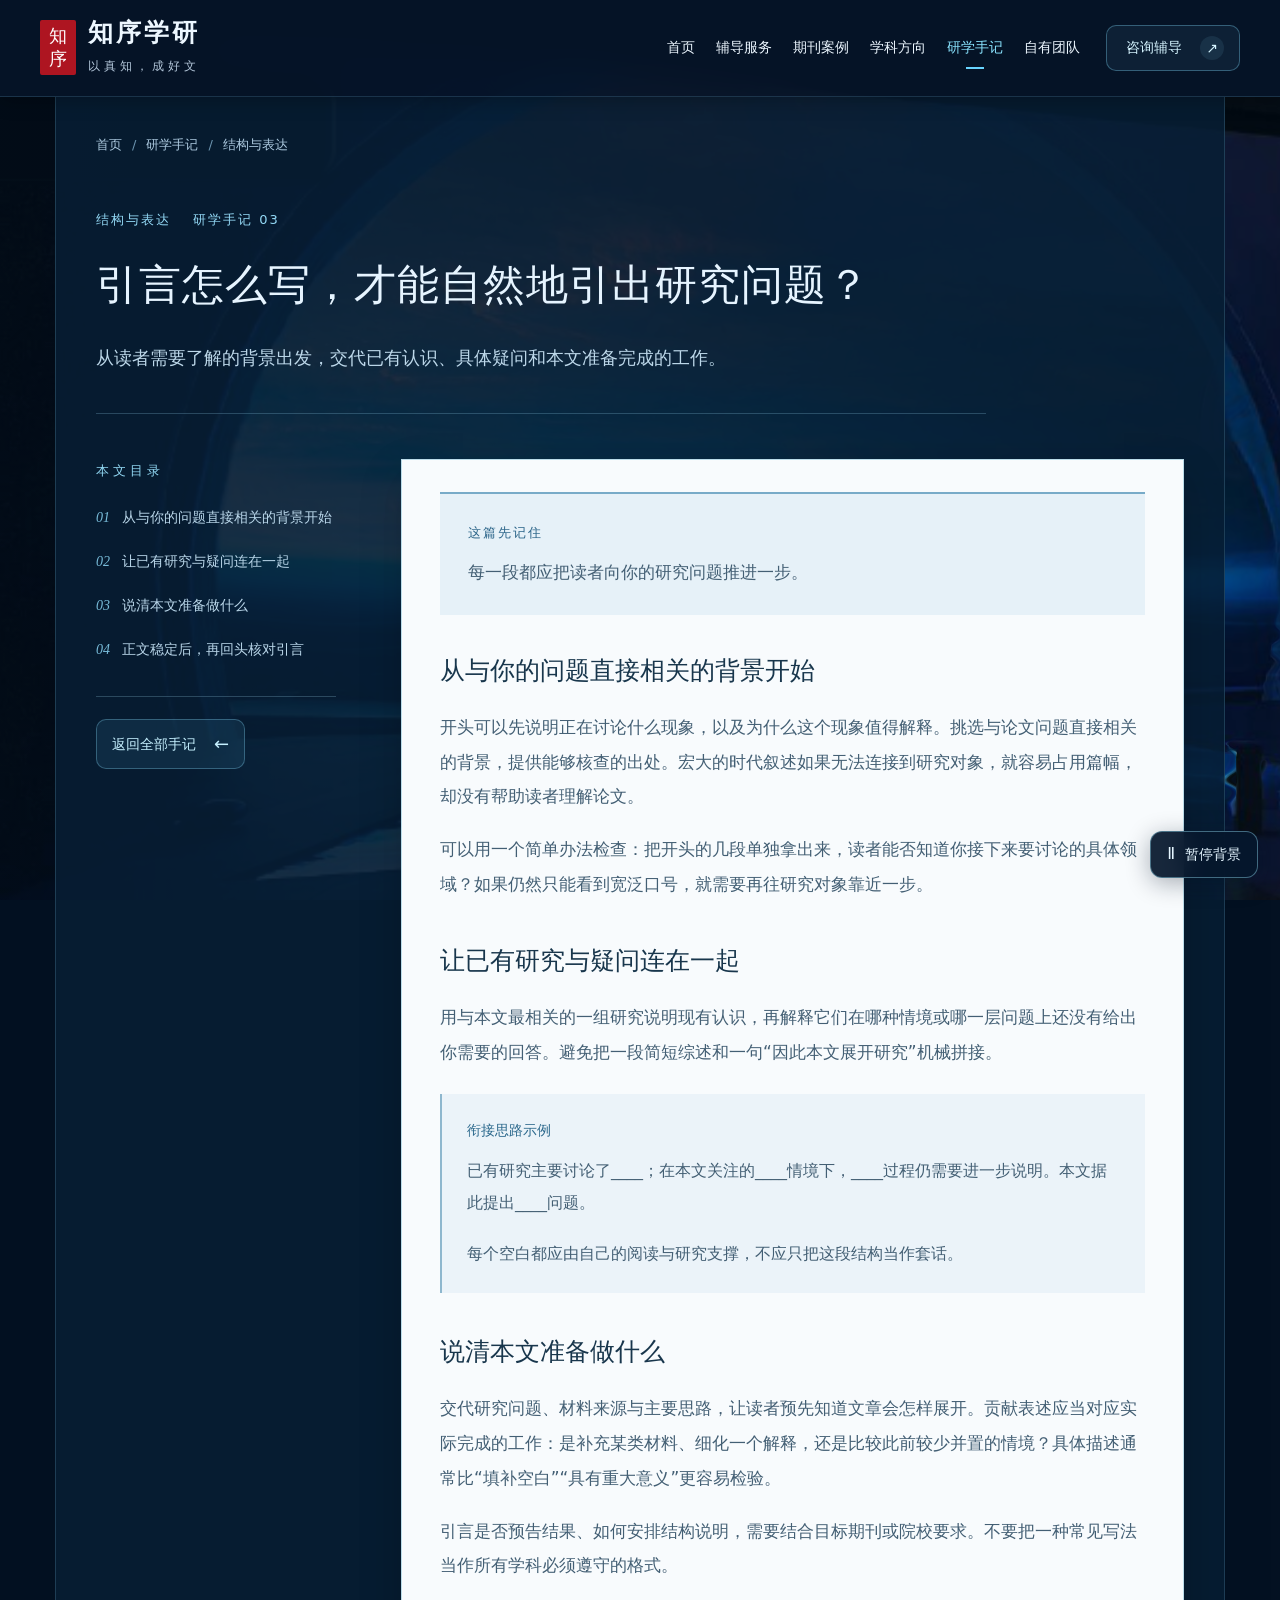
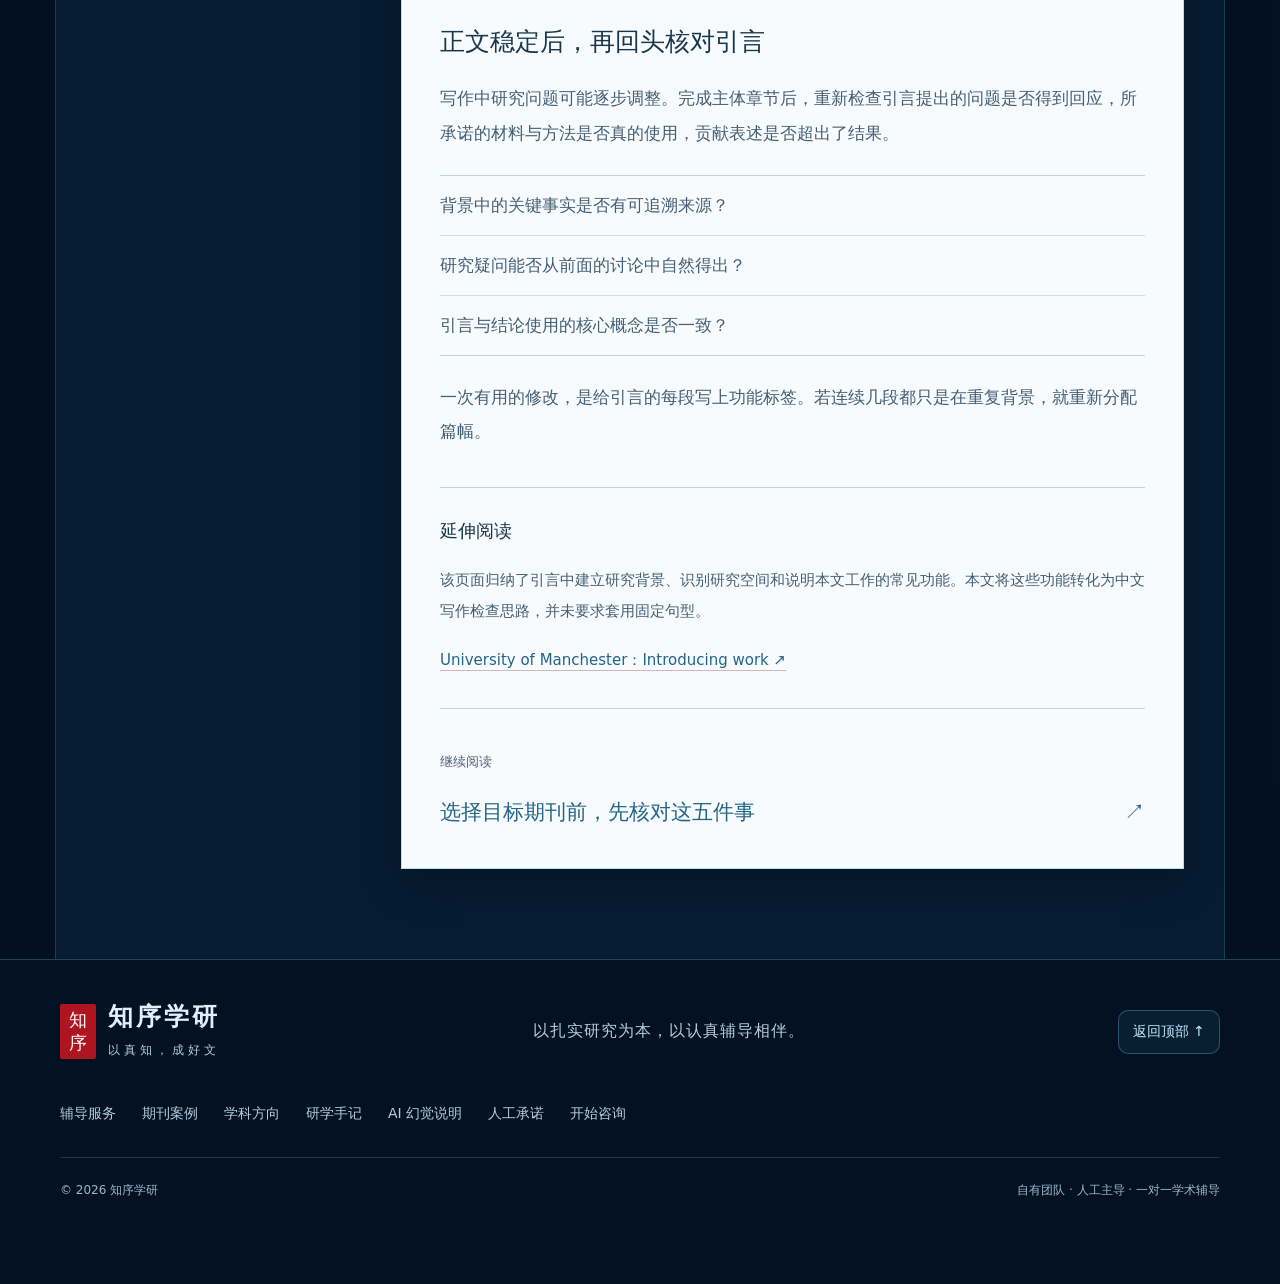
<file: notes-introduction.html>
<!doctype html><html lang="zh-CN"><head><meta charset="UTF-8"><meta name="viewport" content="width=device-width,initial-scale=1"><meta name="description" content="从读者需要了解的背景出发，交代已有认识、具体疑问和本文准备完成的工作。"><meta name="theme-color" content="#07172f"><title>引言怎么写，才能自然地引出研究问题？｜知序学研</title><link rel="icon" type="image/svg+xml" href="data:image/svg+xml,%3Csvg xmlns='http://www.w3.org/2000/svg' viewBox='0 0 40 40'%3E%3Crect width='40' height='40' rx='5' fill='%23731f2c'/%3E%3Cpath d='M9 10h9v21H9zM22 10h9v21h-9z' fill='none' stroke='%23fff8eb' stroke-width='2'/%3E%3C/svg%3E"><link rel="stylesheet" href="styles.css"><link rel="stylesheet" href="scene-theme.css?v=2b2125839610"><meta name="robots" content="index,follow,max-image-preview:large"><link rel="canonical" href="https://sokolovgayathri317-afk.github.io/zhixuyan/notes-introduction.html"></head><body data-page="notes"><div class="scene-backdrop" aria-hidden="true"><div class="scene-pan"><img class="scene-image" src="assets-blue-horizon.png" alt="" fetchpriority="high"></div><div class="scene-light"></div><div class="scene-water"></div><div class="scene-shade"></div></div><a class="skip" href="#main">跳转到正文</a><header class="site-header"><div class="header-inner"><a href="index.html" class="brand" aria-label="知序学研首页"><span class="brand-seal" aria-hidden="true">知<br>序</span><span><strong>知序学研</strong><small>以真知，成好文</small></span></a><nav aria-label="主导航"><a href="index.html">首页</a><a href="index.html#services">辅导服务</a><a href="index.html#journals">期刊案例</a><a href="disciplines.html">学科方向</a><a href="notes.html" class="active" aria-current="page">研学手记</a><a href="index.html#team">自有团队</a></nav><a class="header-cta" href="index.html#contact">咨询辅导 <span aria-hidden="true">↗</span></a><button class="menu-toggle" aria-label="展开导航" aria-expanded="false" aria-controls="mobile-nav">菜单</button></div><nav class="mobile-nav" id="mobile-nav" aria-label="手机导航" hidden><a href="index.html">首页</a><a href="index.html#services">辅导服务</a><a href="index.html#journals">期刊案例</a><a href="disciplines.html">学科方向</a><a href="notes.html" class="active" aria-current="page">研学手记</a><a href="index.html#team">自有团队</a><a href="index.html#ai-integrity">AI 幻觉与人工把关</a><a href="index.html#principles">人工承诺</a><a href="index.html#contact">咨询辅导</a></nav></header><main id="main" class="inner-main"><div class="page-shell article-shell"><nav class="breadcrumbs" aria-label="面包屑"><a href="index.html">首页</a><span aria-hidden="true">/</span><a href="notes.html">研学手记</a><span aria-hidden="true">/</span><span aria-current="page">结构与表达</span></nav><header class="article-header"><div class="article-meta"><span>结构与表达</span><span>研学手记 03</span></div><h1>引言怎么写，才能自然地引出研究问题？</h1><p>从读者需要了解的背景出发，交代已有认识、具体疑问和本文准备完成的工作。</p></header><div class="article-layout"><aside class="article-sidebar"><nav aria-label="文章目录"><span class="section-kicker">本文目录</span><a href="#part-1"><span>01</span>从与你的问题直接相关的背景开始</a><a href="#part-2"><span>02</span>让已有研究与疑问连在一起</a><a href="#part-3"><span>03</span>说清本文准备做什么</a><a href="#part-4"><span>04</span>正文稳定后，再回头核对引言</a></nav><a class="soft-link" href="notes.html">返回全部手记 <span aria-hidden="true">←</span></a></aside><article class="article-prose" aria-label="指南正文"><div class="article-takeaway"><span>这篇先记住</span><p>每一段都应把读者向你的研究问题推进一步。</p></div><section id="part-1"><h2>从与你的问题直接相关的背景开始</h2><p>开头可以先说明正在讨论什么现象，以及为什么这个现象值得解释。挑选与论文问题直接相关的背景，提供能够核查的出处。宏大的时代叙述如果无法连接到研究对象，就容易占用篇幅，却没有帮助读者理解论文。</p><p>可以用一个简单办法检查：把开头的几段单独拿出来，读者能否知道你接下来要讨论的具体领域？如果仍然只能看到宽泛口号，就需要再往研究对象靠近一步。</p></section><section id="part-2"><h2>让已有研究与疑问连在一起</h2><p>用与本文最相关的一组研究说明现有认识，再解释它们在哪种情境或哪一层问题上还没有给出你需要的回答。避免把一段简短综述和一句“因此本文展开研究”机械拼接。</p><div class="article-example"><strong>衔接思路示例</strong><p>已有研究主要讨论了____；在本文关注的____情境下，____过程仍需要进一步说明。本文据此提出____问题。</p><p>每个空白都应由自己的阅读与研究支撑，不应只把这段结构当作套话。</p></div></section><section id="part-3"><h2>说清本文准备做什么</h2><p>交代研究问题、材料来源与主要思路，让读者预先知道文章会怎样展开。贡献表述应当对应实际完成的工作：是补充某类材料、细化一个解释，还是比较此前较少并置的情境？具体描述通常比“填补空白”“具有重大意义”更容易检验。</p><p>引言是否预告结果、如何安排结构说明，需要结合目标期刊或院校要求。不要把一种常见写法当作所有学科必须遵守的格式。</p></section><section id="part-4"><h2>正文稳定后，再回头核对引言</h2><p>写作中研究问题可能逐步调整。完成主体章节后，重新检查引言提出的问题是否得到回应，所承诺的材料与方法是否真的使用，贡献表述是否超出了结果。</p><ul role="list"><li>背景中的关键事实是否有可追溯来源？</li><li>研究疑问能否从前面的讨论中自然得出？</li><li>引言与结论使用的核心概念是否一致？</li></ul><p>一次有用的修改，是给引言的每段写上功能标签。若连续几段都只是在重复背景，就重新分配篇幅。</p></section><section class="article-source"><h2>延伸阅读</h2><p>该页面归纳了引言中建立研究背景、识别研究空间和说明本文工作的常见功能。本文将这些功能转化为中文写作检查思路，并未要求套用固定句型。</p><a href="https://www.phrasebank.manchester.ac.uk/introducing-work/" target="_blank" rel="noopener noreferrer">University of Manchester：Introducing work <span aria-hidden="true">↗</span><span class="sr-only">（在新窗口打开）</span></a></section><div class="article-next"><span>继续阅读</span><a href="notes-journal-selection.html">选择目标期刊前，先核对这五件事 <span aria-hidden="true">↗</span></a></div></article></div></div></main><footer class="site-footer"><div class="footer-inner"><a class="brand" href="index.html"><span class="brand-seal" aria-hidden="true">知<br>序</span><span><strong>知序学研</strong><small>以真知，成好文</small></span></a><p>以扎实研究为本，以认真辅导相伴。</p><a href="#main">返回顶部 ↑</a></div><nav class="footer-nav" aria-label="页脚导航"><a href="index.html#services">辅导服务</a><a href="index.html#journals">期刊案例</a><a href="disciplines.html">学科方向</a><a href="notes.html">研学手记</a><a href="index.html#ai-integrity">AI 幻觉说明</a><a href="index.html#principles">人工承诺</a><a href="index.html#contact">开始咨询</a></nav><div class="footer-bottom"><span>© <span id="current-year">2026</span> 知序学研</span><span>自有团队 · 人工主导 · 一对一学术辅导</span></div></footer><button class="motion-toggle" type="button" aria-pressed="false" aria-label="暂停动态背景"><span class="motion-symbol" aria-hidden="true">Ⅱ</span><span class="motion-label">暂停背景</span></button><script src="app.js?v=939e0cf404c9" defer></script><script src="scene-motion.js?v=688a76f40528" defer></script></body></html>
</file>
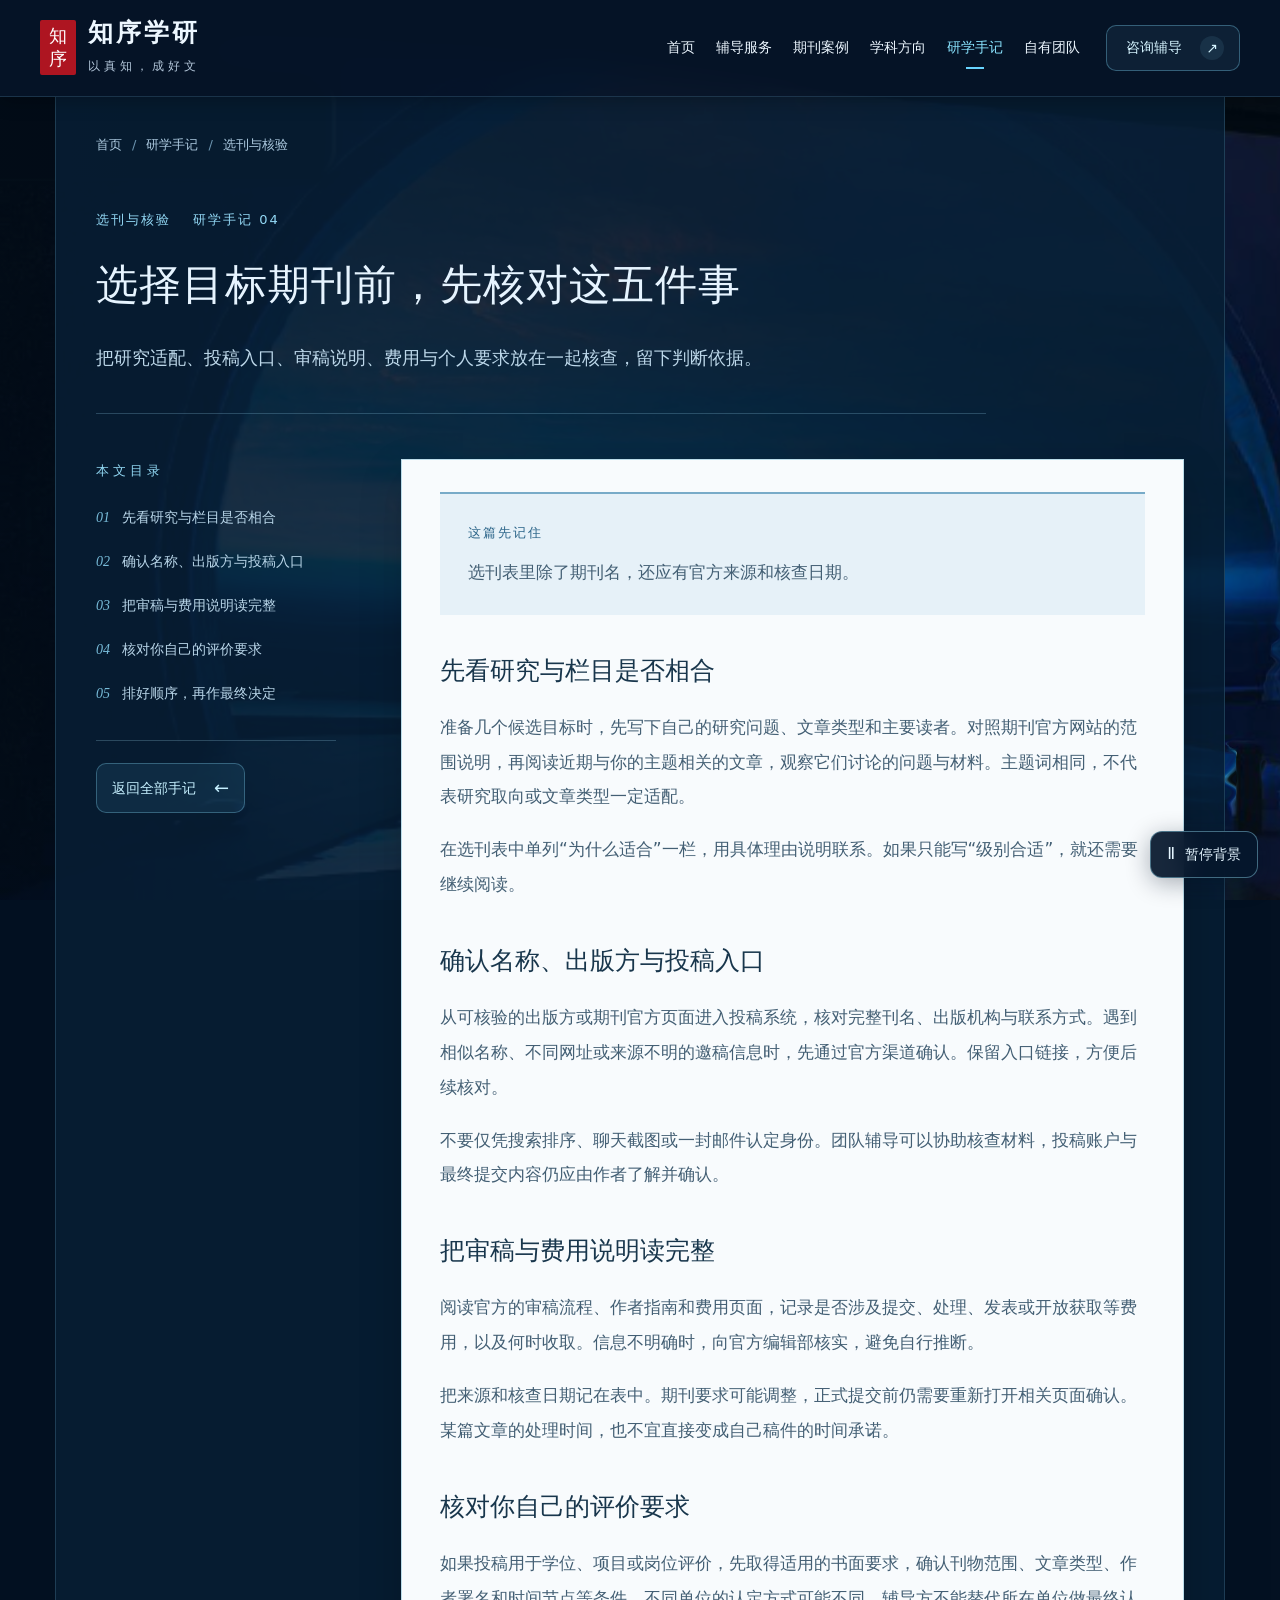
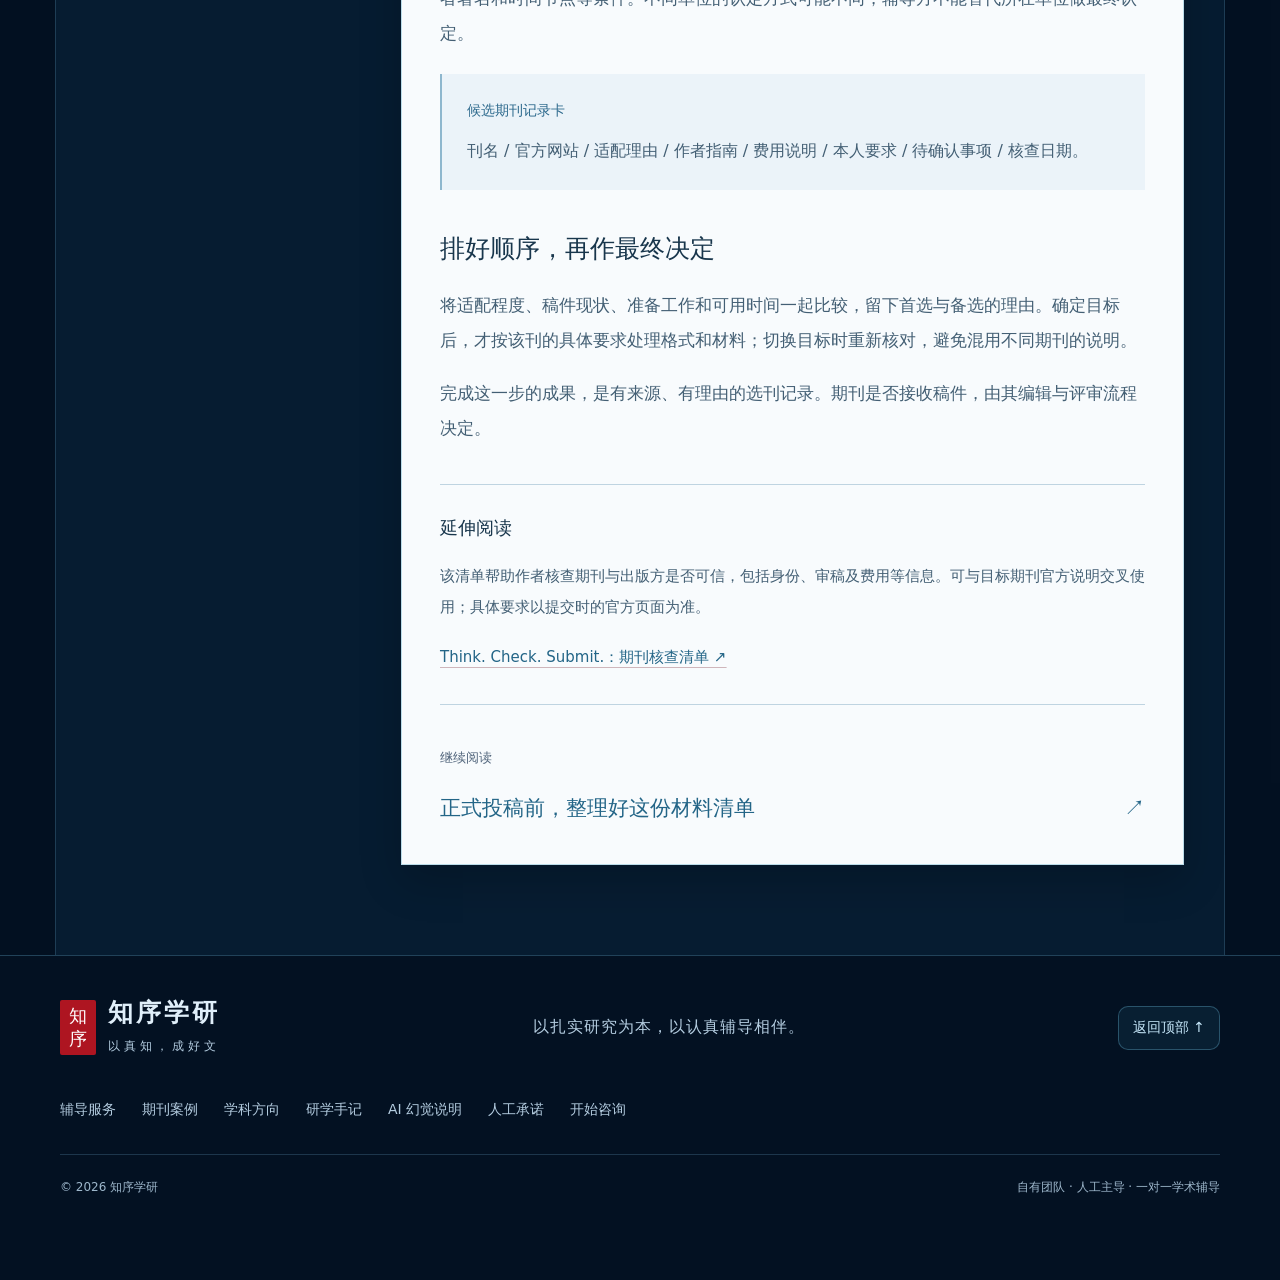
<file: notes-journal-selection.html>
<!doctype html><html lang="zh-CN"><head><meta charset="UTF-8"><meta name="viewport" content="width=device-width,initial-scale=1"><meta name="description" content="把研究适配、投稿入口、审稿说明、费用与个人要求放在一起核查，留下判断依据。"><meta name="theme-color" content="#07172f"><title>选择目标期刊前，先核对这五件事｜知序学研</title><link rel="icon" type="image/svg+xml" href="data:image/svg+xml,%3Csvg xmlns='http://www.w3.org/2000/svg' viewBox='0 0 40 40'%3E%3Crect width='40' height='40' rx='5' fill='%23731f2c'/%3E%3Cpath d='M9 10h9v21H9zM22 10h9v21h-9z' fill='none' stroke='%23fff8eb' stroke-width='2'/%3E%3C/svg%3E"><link rel="stylesheet" href="styles.css"><link rel="stylesheet" href="scene-theme.css?v=2b2125839610"><meta name="robots" content="index,follow,max-image-preview:large"><link rel="canonical" href="https://sokolovgayathri317-afk.github.io/zhixuyan/notes-journal-selection.html"></head><body data-page="notes"><div class="scene-backdrop" aria-hidden="true"><div class="scene-pan"><img class="scene-image" src="assets-blue-horizon.png" alt="" fetchpriority="high"></div><div class="scene-light"></div><div class="scene-water"></div><div class="scene-shade"></div></div><a class="skip" href="#main">跳转到正文</a><header class="site-header"><div class="header-inner"><a href="index.html" class="brand" aria-label="知序学研首页"><span class="brand-seal" aria-hidden="true">知<br>序</span><span><strong>知序学研</strong><small>以真知，成好文</small></span></a><nav aria-label="主导航"><a href="index.html">首页</a><a href="index.html#services">辅导服务</a><a href="index.html#journals">期刊案例</a><a href="disciplines.html">学科方向</a><a href="notes.html" class="active" aria-current="page">研学手记</a><a href="index.html#team">自有团队</a></nav><a class="header-cta" href="index.html#contact">咨询辅导 <span aria-hidden="true">↗</span></a><button class="menu-toggle" aria-label="展开导航" aria-expanded="false" aria-controls="mobile-nav">菜单</button></div><nav class="mobile-nav" id="mobile-nav" aria-label="手机导航" hidden><a href="index.html">首页</a><a href="index.html#services">辅导服务</a><a href="index.html#journals">期刊案例</a><a href="disciplines.html">学科方向</a><a href="notes.html" class="active" aria-current="page">研学手记</a><a href="index.html#team">自有团队</a><a href="index.html#ai-integrity">AI 幻觉与人工把关</a><a href="index.html#principles">人工承诺</a><a href="index.html#contact">咨询辅导</a></nav></header><main id="main" class="inner-main"><div class="page-shell article-shell"><nav class="breadcrumbs" aria-label="面包屑"><a href="index.html">首页</a><span aria-hidden="true">/</span><a href="notes.html">研学手记</a><span aria-hidden="true">/</span><span aria-current="page">选刊与核验</span></nav><header class="article-header"><div class="article-meta"><span>选刊与核验</span><span>研学手记 04</span></div><h1>选择目标期刊前，先核对这五件事</h1><p>把研究适配、投稿入口、审稿说明、费用与个人要求放在一起核查，留下判断依据。</p></header><div class="article-layout"><aside class="article-sidebar"><nav aria-label="文章目录"><span class="section-kicker">本文目录</span><a href="#part-1"><span>01</span>先看研究与栏目是否相合</a><a href="#part-2"><span>02</span>确认名称、出版方与投稿入口</a><a href="#part-3"><span>03</span>把审稿与费用说明读完整</a><a href="#part-4"><span>04</span>核对你自己的评价要求</a><a href="#part-5"><span>05</span>排好顺序，再作最终决定</a></nav><a class="soft-link" href="notes.html">返回全部手记 <span aria-hidden="true">←</span></a></aside><article class="article-prose" aria-label="指南正文"><div class="article-takeaway"><span>这篇先记住</span><p>选刊表里除了期刊名，还应有官方来源和核查日期。</p></div><section id="part-1"><h2>先看研究与栏目是否相合</h2><p>准备几个候选目标时，先写下自己的研究问题、文章类型和主要读者。对照期刊官方网站的范围说明，再阅读近期与你的主题相关的文章，观察它们讨论的问题与材料。主题词相同，不代表研究取向或文章类型一定适配。</p><p>在选刊表中单列“为什么适合”一栏，用具体理由说明联系。如果只能写“级别合适”，就还需要继续阅读。</p></section><section id="part-2"><h2>确认名称、出版方与投稿入口</h2><p>从可核验的出版方或期刊官方页面进入投稿系统，核对完整刊名、出版机构与联系方式。遇到相似名称、不同网址或来源不明的邀稿信息时，先通过官方渠道确认。保留入口链接，方便后续核对。</p><p>不要仅凭搜索排序、聊天截图或一封邮件认定身份。团队辅导可以协助核查材料，投稿账户与最终提交内容仍应由作者了解并确认。</p></section><section id="part-3"><h2>把审稿与费用说明读完整</h2><p>阅读官方的审稿流程、作者指南和费用页面，记录是否涉及提交、处理、发表或开放获取等费用，以及何时收取。信息不明确时，向官方编辑部核实，避免自行推断。</p><p>把来源和核查日期记在表中。期刊要求可能调整，正式提交前仍需要重新打开相关页面确认。某篇文章的处理时间，也不宜直接变成自己稿件的时间承诺。</p></section><section id="part-4"><h2>核对你自己的评价要求</h2><p>如果投稿用于学位、项目或岗位评价，先取得适用的书面要求，确认刊物范围、文章类型、作者署名和时间节点等条件。不同单位的认定方式可能不同，辅导方不能替代所在单位做最终认定。</p><div class="article-example"><strong>候选期刊记录卡</strong><p>刊名 / 官方网站 / 适配理由 / 作者指南 / 费用说明 / 本人要求 / 待确认事项 / 核查日期。</p></div></section><section id="part-5"><h2>排好顺序，再作最终决定</h2><p>将适配程度、稿件现状、准备工作和可用时间一起比较，留下首选与备选的理由。确定目标后，才按该刊的具体要求处理格式和材料；切换目标时重新核对，避免混用不同期刊的说明。</p><p>完成这一步的成果，是有来源、有理由的选刊记录。期刊是否接收稿件，由其编辑与评审流程决定。</p></section><section class="article-source"><h2>延伸阅读</h2><p>该清单帮助作者核查期刊与出版方是否可信，包括身份、审稿及费用等信息。可与目标期刊官方说明交叉使用；具体要求以提交时的官方页面为准。</p><a href="https://thinkchecksubmit.org/journals/" target="_blank" rel="noopener noreferrer">Think. Check. Submit.：期刊核查清单 <span aria-hidden="true">↗</span><span class="sr-only">（在新窗口打开）</span></a></section><div class="article-next"><span>继续阅读</span><a href="notes-submission-checklist.html">正式投稿前，整理好这份材料清单 <span aria-hidden="true">↗</span></a></div></article></div></div></main><footer class="site-footer"><div class="footer-inner"><a class="brand" href="index.html"><span class="brand-seal" aria-hidden="true">知<br>序</span><span><strong>知序学研</strong><small>以真知，成好文</small></span></a><p>以扎实研究为本，以认真辅导相伴。</p><a href="#main">返回顶部 ↑</a></div><nav class="footer-nav" aria-label="页脚导航"><a href="index.html#services">辅导服务</a><a href="index.html#journals">期刊案例</a><a href="disciplines.html">学科方向</a><a href="notes.html">研学手记</a><a href="index.html#ai-integrity">AI 幻觉说明</a><a href="index.html#principles">人工承诺</a><a href="index.html#contact">开始咨询</a></nav><div class="footer-bottom"><span>© <span id="current-year">2026</span> 知序学研</span><span>自有团队 · 人工主导 · 一对一学术辅导</span></div></footer><button class="motion-toggle" type="button" aria-pressed="false" aria-label="暂停动态背景"><span class="motion-symbol" aria-hidden="true">Ⅱ</span><span class="motion-label">暂停背景</span></button><script src="app.js?v=939e0cf404c9" defer></script><script src="scene-motion.js?v=688a76f40528" defer></script></body></html>
</file>
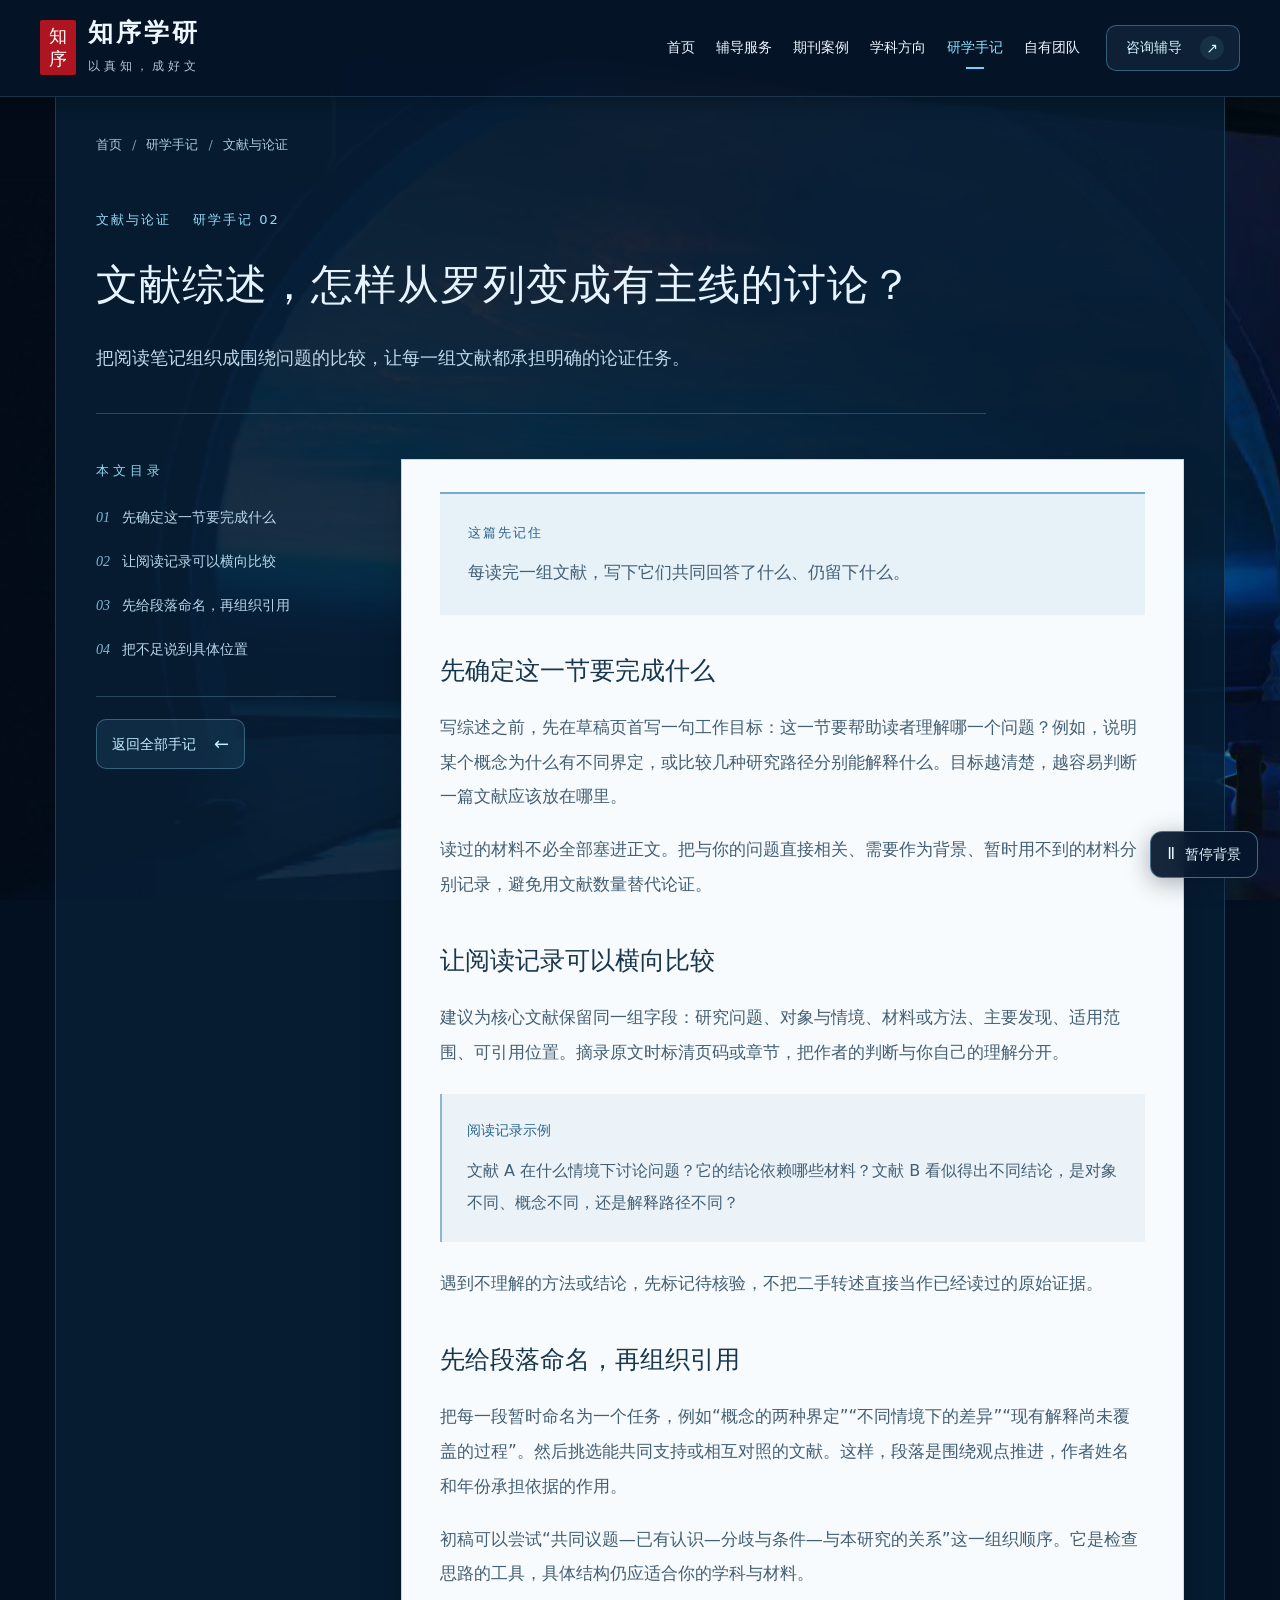
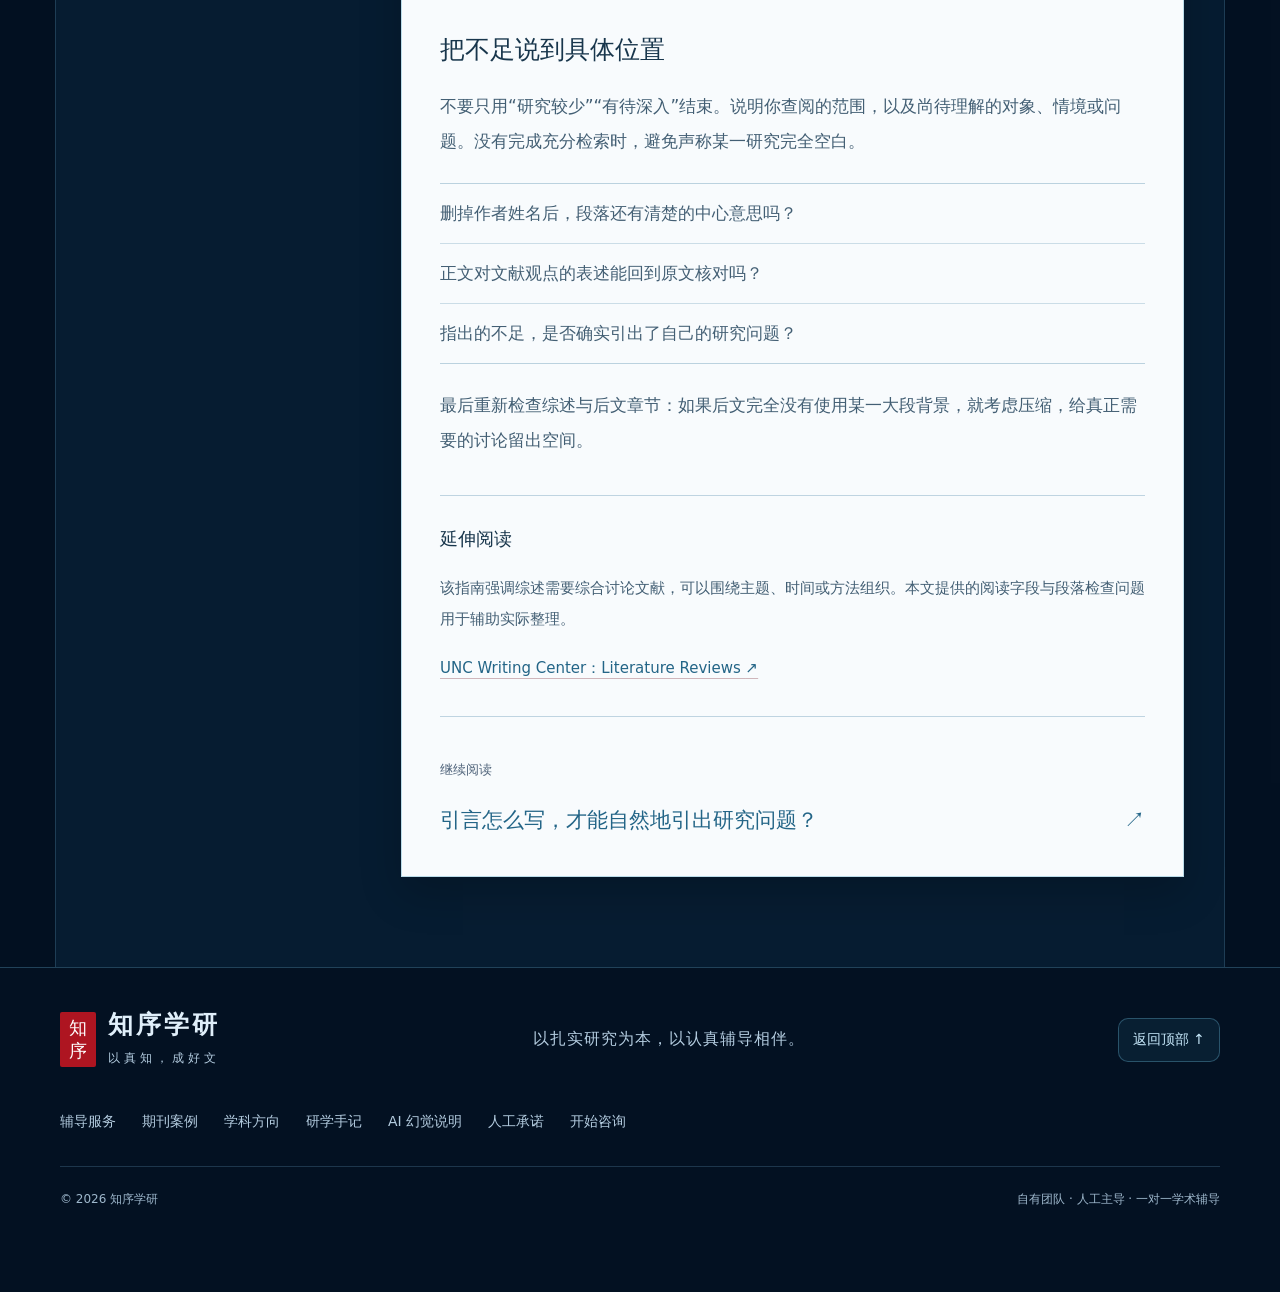
<file: notes-literature-review.html>
<!doctype html><html lang="zh-CN"><head><meta charset="UTF-8"><meta name="viewport" content="width=device-width,initial-scale=1"><meta name="description" content="把阅读笔记组织成围绕问题的比较，让每一组文献都承担明确的论证任务。"><meta name="theme-color" content="#07172f"><title>文献综述，怎样从罗列变成有主线的讨论？｜知序学研</title><link rel="icon" type="image/svg+xml" href="data:image/svg+xml,%3Csvg xmlns='http://www.w3.org/2000/svg' viewBox='0 0 40 40'%3E%3Crect width='40' height='40' rx='5' fill='%23731f2c'/%3E%3Cpath d='M9 10h9v21H9zM22 10h9v21h-9z' fill='none' stroke='%23fff8eb' stroke-width='2'/%3E%3C/svg%3E"><link rel="stylesheet" href="styles.css"><link rel="stylesheet" href="scene-theme.css?v=2b2125839610"><meta name="robots" content="index,follow,max-image-preview:large"><link rel="canonical" href="https://sokolovgayathri317-afk.github.io/zhixuyan/notes-literature-review.html"></head><body data-page="notes"><div class="scene-backdrop" aria-hidden="true"><div class="scene-pan"><img class="scene-image" src="assets-blue-horizon.png" alt="" fetchpriority="high"></div><div class="scene-light"></div><div class="scene-water"></div><div class="scene-shade"></div></div><a class="skip" href="#main">跳转到正文</a><header class="site-header"><div class="header-inner"><a href="index.html" class="brand" aria-label="知序学研首页"><span class="brand-seal" aria-hidden="true">知<br>序</span><span><strong>知序学研</strong><small>以真知，成好文</small></span></a><nav aria-label="主导航"><a href="index.html">首页</a><a href="index.html#services">辅导服务</a><a href="index.html#journals">期刊案例</a><a href="disciplines.html">学科方向</a><a href="notes.html" class="active" aria-current="page">研学手记</a><a href="index.html#team">自有团队</a></nav><a class="header-cta" href="index.html#contact">咨询辅导 <span aria-hidden="true">↗</span></a><button class="menu-toggle" aria-label="展开导航" aria-expanded="false" aria-controls="mobile-nav">菜单</button></div><nav class="mobile-nav" id="mobile-nav" aria-label="手机导航" hidden><a href="index.html">首页</a><a href="index.html#services">辅导服务</a><a href="index.html#journals">期刊案例</a><a href="disciplines.html">学科方向</a><a href="notes.html" class="active" aria-current="page">研学手记</a><a href="index.html#team">自有团队</a><a href="index.html#ai-integrity">AI 幻觉与人工把关</a><a href="index.html#principles">人工承诺</a><a href="index.html#contact">咨询辅导</a></nav></header><main id="main" class="inner-main"><div class="page-shell article-shell"><nav class="breadcrumbs" aria-label="面包屑"><a href="index.html">首页</a><span aria-hidden="true">/</span><a href="notes.html">研学手记</a><span aria-hidden="true">/</span><span aria-current="page">文献与论证</span></nav><header class="article-header"><div class="article-meta"><span>文献与论证</span><span>研学手记 02</span></div><h1>文献综述，怎样从罗列变成有主线的讨论？</h1><p>把阅读笔记组织成围绕问题的比较，让每一组文献都承担明确的论证任务。</p></header><div class="article-layout"><aside class="article-sidebar"><nav aria-label="文章目录"><span class="section-kicker">本文目录</span><a href="#part-1"><span>01</span>先确定这一节要完成什么</a><a href="#part-2"><span>02</span>让阅读记录可以横向比较</a><a href="#part-3"><span>03</span>先给段落命名，再组织引用</a><a href="#part-4"><span>04</span>把不足说到具体位置</a></nav><a class="soft-link" href="notes.html">返回全部手记 <span aria-hidden="true">←</span></a></aside><article class="article-prose" aria-label="指南正文"><div class="article-takeaway"><span>这篇先记住</span><p>每读完一组文献，写下它们共同回答了什么、仍留下什么。</p></div><section id="part-1"><h2>先确定这一节要完成什么</h2><p>写综述之前，先在草稿页首写一句工作目标：这一节要帮助读者理解哪一个问题？例如，说明某个概念为什么有不同界定，或比较几种研究路径分别能解释什么。目标越清楚，越容易判断一篇文献应该放在哪里。</p><p>读过的材料不必全部塞进正文。把与你的问题直接相关、需要作为背景、暂时用不到的材料分别记录，避免用文献数量替代论证。</p></section><section id="part-2"><h2>让阅读记录可以横向比较</h2><p>建议为核心文献保留同一组字段：研究问题、对象与情境、材料或方法、主要发现、适用范围、可引用位置。摘录原文时标清页码或章节，把作者的判断与你自己的理解分开。</p><div class="article-example"><strong>阅读记录示例</strong><p>文献 A 在什么情境下讨论问题？它的结论依赖哪些材料？文献 B 看似得出不同结论，是对象不同、概念不同，还是解释路径不同？</p></div><p>遇到不理解的方法或结论，先标记待核验，不把二手转述直接当作已经读过的原始证据。</p></section><section id="part-3"><h2>先给段落命名，再组织引用</h2><p>把每一段暂时命名为一个任务，例如“概念的两种界定”“不同情境下的差异”“现有解释尚未覆盖的过程”。然后挑选能共同支持或相互对照的文献。这样，段落是围绕观点推进，作者姓名和年份承担依据的作用。</p><p>初稿可以尝试“共同议题—已有认识—分歧与条件—与本研究的关系”这一组织顺序。它是检查思路的工具，具体结构仍应适合你的学科与材料。</p></section><section id="part-4"><h2>把不足说到具体位置</h2><p>不要只用“研究较少”“有待深入”结束。说明你查阅的范围，以及尚待理解的对象、情境或问题。没有完成充分检索时，避免声称某一研究完全空白。</p><ul role="list"><li>删掉作者姓名后，段落还有清楚的中心意思吗？</li><li>正文对文献观点的表述能回到原文核对吗？</li><li>指出的不足，是否确实引出了自己的研究问题？</li></ul><p>最后重新检查综述与后文章节：如果后文完全没有使用某一大段背景，就考虑压缩，给真正需要的讨论留出空间。</p></section><section class="article-source"><h2>延伸阅读</h2><p>该指南强调综述需要综合讨论文献，可以围绕主题、时间或方法组织。本文提供的阅读字段与段落检查问题用于辅助实际整理。</p><a href="https://writingcenter.unc.edu/tips-and-tools/literature-reviews/" target="_blank" rel="noopener noreferrer">UNC Writing Center：Literature Reviews <span aria-hidden="true">↗</span><span class="sr-only">（在新窗口打开）</span></a></section><div class="article-next"><span>继续阅读</span><a href="notes-introduction.html">引言怎么写，才能自然地引出研究问题？ <span aria-hidden="true">↗</span></a></div></article></div></div></main><footer class="site-footer"><div class="footer-inner"><a class="brand" href="index.html"><span class="brand-seal" aria-hidden="true">知<br>序</span><span><strong>知序学研</strong><small>以真知，成好文</small></span></a><p>以扎实研究为本，以认真辅导相伴。</p><a href="#main">返回顶部 ↑</a></div><nav class="footer-nav" aria-label="页脚导航"><a href="index.html#services">辅导服务</a><a href="index.html#journals">期刊案例</a><a href="disciplines.html">学科方向</a><a href="notes.html">研学手记</a><a href="index.html#ai-integrity">AI 幻觉说明</a><a href="index.html#principles">人工承诺</a><a href="index.html#contact">开始咨询</a></nav><div class="footer-bottom"><span>© <span id="current-year">2026</span> 知序学研</span><span>自有团队 · 人工主导 · 一对一学术辅导</span></div></footer><button class="motion-toggle" type="button" aria-pressed="false" aria-label="暂停动态背景"><span class="motion-symbol" aria-hidden="true">Ⅱ</span><span class="motion-label">暂停背景</span></button><script src="app.js?v=939e0cf404c9" defer></script><script src="scene-motion.js?v=688a76f40528" defer></script></body></html>
</file>
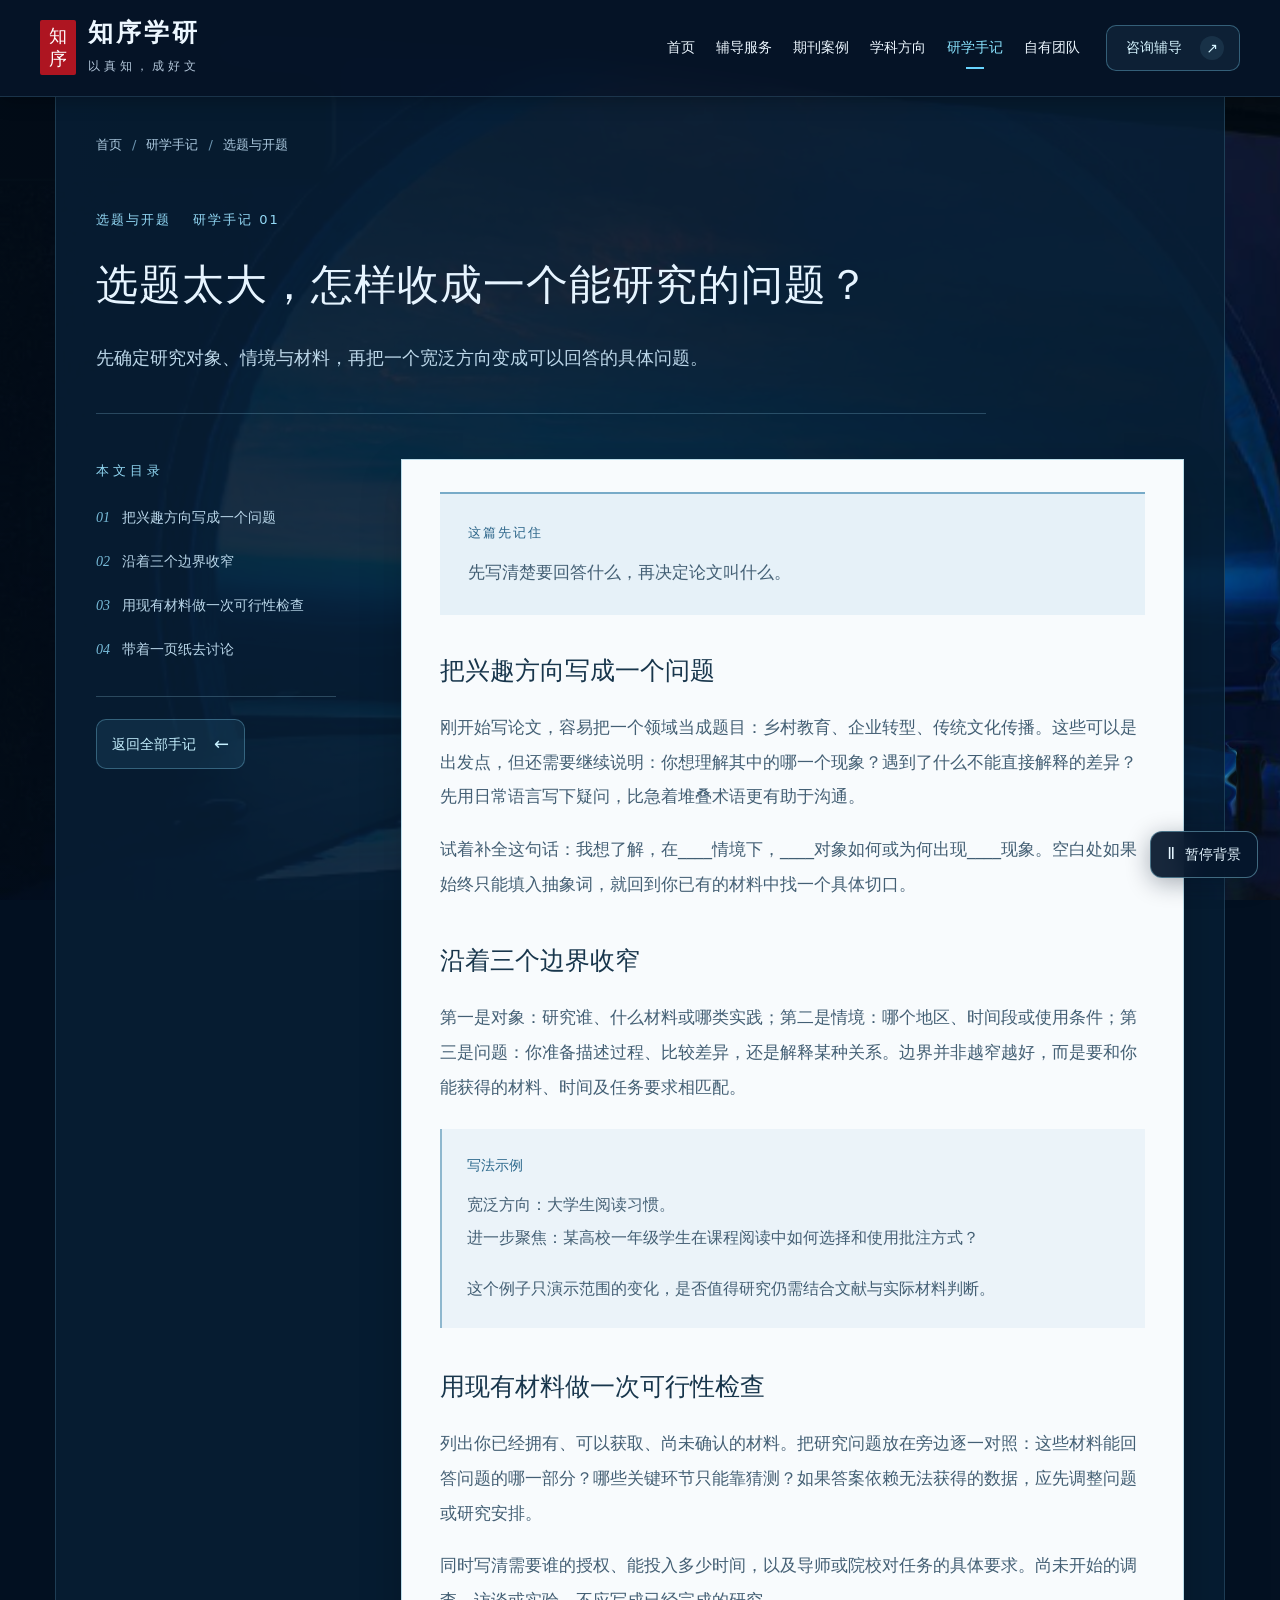
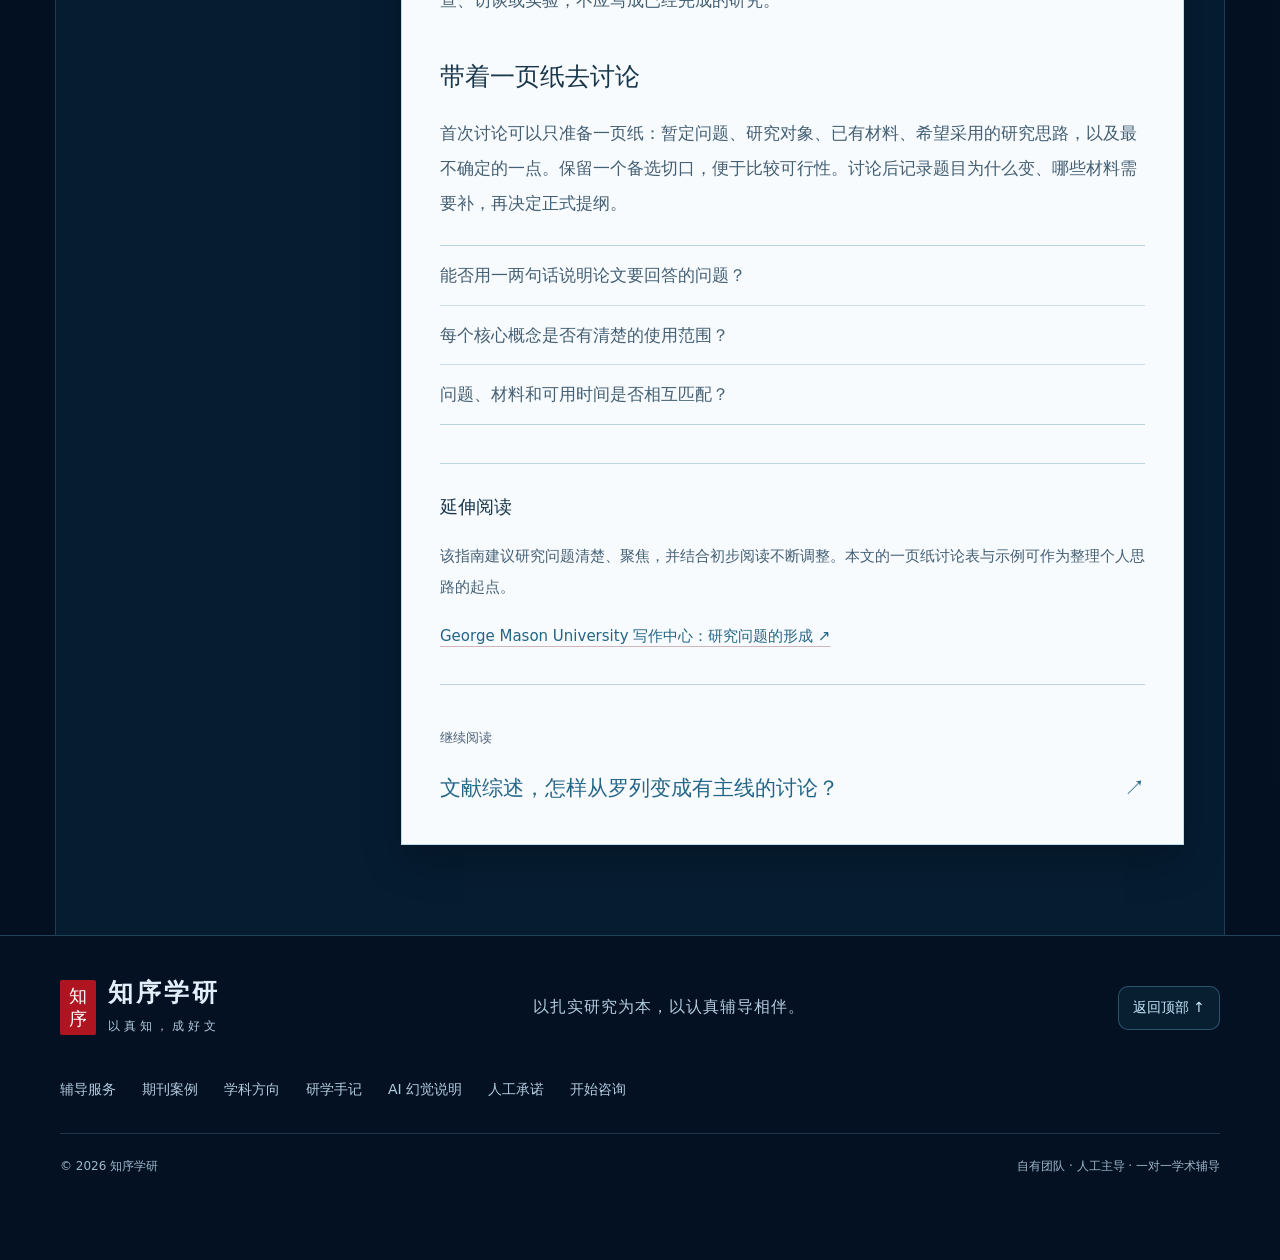
<file: notes-research-question.html>
<!doctype html><html lang="zh-CN"><head><meta charset="UTF-8"><meta name="viewport" content="width=device-width,initial-scale=1"><meta name="description" content="先确定研究对象、情境与材料，再把一个宽泛方向变成可以回答的具体问题。"><meta name="theme-color" content="#07172f"><title>选题太大，怎样收成一个能研究的问题？｜知序学研</title><link rel="icon" type="image/svg+xml" href="data:image/svg+xml,%3Csvg xmlns='http://www.w3.org/2000/svg' viewBox='0 0 40 40'%3E%3Crect width='40' height='40' rx='5' fill='%23731f2c'/%3E%3Cpath d='M9 10h9v21H9zM22 10h9v21h-9z' fill='none' stroke='%23fff8eb' stroke-width='2'/%3E%3C/svg%3E"><link rel="stylesheet" href="styles.css"><link rel="stylesheet" href="scene-theme.css?v=2b2125839610"><meta name="robots" content="index,follow,max-image-preview:large"><link rel="canonical" href="https://sokolovgayathri317-afk.github.io/zhixuyan/notes-research-question.html"></head><body data-page="notes"><div class="scene-backdrop" aria-hidden="true"><div class="scene-pan"><img class="scene-image" src="assets-blue-horizon.png" alt="" fetchpriority="high"></div><div class="scene-light"></div><div class="scene-water"></div><div class="scene-shade"></div></div><a class="skip" href="#main">跳转到正文</a><header class="site-header"><div class="header-inner"><a href="index.html" class="brand" aria-label="知序学研首页"><span class="brand-seal" aria-hidden="true">知<br>序</span><span><strong>知序学研</strong><small>以真知，成好文</small></span></a><nav aria-label="主导航"><a href="index.html">首页</a><a href="index.html#services">辅导服务</a><a href="index.html#journals">期刊案例</a><a href="disciplines.html">学科方向</a><a href="notes.html" class="active" aria-current="page">研学手记</a><a href="index.html#team">自有团队</a></nav><a class="header-cta" href="index.html#contact">咨询辅导 <span aria-hidden="true">↗</span></a><button class="menu-toggle" aria-label="展开导航" aria-expanded="false" aria-controls="mobile-nav">菜单</button></div><nav class="mobile-nav" id="mobile-nav" aria-label="手机导航" hidden><a href="index.html">首页</a><a href="index.html#services">辅导服务</a><a href="index.html#journals">期刊案例</a><a href="disciplines.html">学科方向</a><a href="notes.html" class="active" aria-current="page">研学手记</a><a href="index.html#team">自有团队</a><a href="index.html#ai-integrity">AI 幻觉与人工把关</a><a href="index.html#principles">人工承诺</a><a href="index.html#contact">咨询辅导</a></nav></header><main id="main" class="inner-main"><div class="page-shell article-shell"><nav class="breadcrumbs" aria-label="面包屑"><a href="index.html">首页</a><span aria-hidden="true">/</span><a href="notes.html">研学手记</a><span aria-hidden="true">/</span><span aria-current="page">选题与开题</span></nav><header class="article-header"><div class="article-meta"><span>选题与开题</span><span>研学手记 01</span></div><h1>选题太大，怎样收成一个能研究的问题？</h1><p>先确定研究对象、情境与材料，再把一个宽泛方向变成可以回答的具体问题。</p></header><div class="article-layout"><aside class="article-sidebar"><nav aria-label="文章目录"><span class="section-kicker">本文目录</span><a href="#part-1"><span>01</span>把兴趣方向写成一个问题</a><a href="#part-2"><span>02</span>沿着三个边界收窄</a><a href="#part-3"><span>03</span>用现有材料做一次可行性检查</a><a href="#part-4"><span>04</span>带着一页纸去讨论</a></nav><a class="soft-link" href="notes.html">返回全部手记 <span aria-hidden="true">←</span></a></aside><article class="article-prose" aria-label="指南正文"><div class="article-takeaway"><span>这篇先记住</span><p>先写清楚要回答什么，再决定论文叫什么。</p></div><section id="part-1"><h2>把兴趣方向写成一个问题</h2><p>刚开始写论文，容易把一个领域当成题目：乡村教育、企业转型、传统文化传播。这些可以是出发点，但还需要继续说明：你想理解其中的哪一个现象？遇到了什么不能直接解释的差异？先用日常语言写下疑问，比急着堆叠术语更有助于沟通。</p><p>试着补全这句话：我想了解，在____情境下，____对象如何或为何出现____现象。空白处如果始终只能填入抽象词，就回到你已有的材料中找一个具体切口。</p></section><section id="part-2"><h2>沿着三个边界收窄</h2><p>第一是对象：研究谁、什么材料或哪类实践；第二是情境：哪个地区、时间段或使用条件；第三是问题：你准备描述过程、比较差异，还是解释某种关系。边界并非越窄越好，而是要和你能获得的材料、时间及任务要求相匹配。</p><div class="article-example"><strong>写法示例</strong><p>宽泛方向：大学生阅读习惯。<br>进一步聚焦：某高校一年级学生在课程阅读中如何选择和使用批注方式？</p><p>这个例子只演示范围的变化，是否值得研究仍需结合文献与实际材料判断。</p></div></section><section id="part-3"><h2>用现有材料做一次可行性检查</h2><p>列出你已经拥有、可以获取、尚未确认的材料。把研究问题放在旁边逐一对照：这些材料能回答问题的哪一部分？哪些关键环节只能靠猜测？如果答案依赖无法获得的数据，应先调整问题或研究安排。</p><p>同时写清需要谁的授权、能投入多少时间，以及导师或院校对任务的具体要求。尚未开始的调查、访谈或实验，不应写成已经完成的研究。</p></section><section id="part-4"><h2>带着一页纸去讨论</h2><p>首次讨论可以只准备一页纸：暂定问题、研究对象、已有材料、希望采用的研究思路，以及最不确定的一点。保留一个备选切口，便于比较可行性。讨论后记录题目为什么变、哪些材料需要补，再决定正式提纲。</p><ul role="list"><li>能否用一两句话说明论文要回答的问题？</li><li>每个核心概念是否有清楚的使用范围？</li><li>问题、材料和可用时间是否相互匹配？</li></ul></section><section class="article-source"><h2>延伸阅读</h2><p>该指南建议研究问题清楚、聚焦，并结合初步阅读不断调整。本文的一页纸讨论表与示例可作为整理个人思路的起点。</p><a href="https://writingcenter.gmu.edu/writing-resources/research-based-writing" target="_blank" rel="noopener noreferrer">George Mason University 写作中心：研究问题的形成 <span aria-hidden="true">↗</span><span class="sr-only">（在新窗口打开）</span></a></section><div class="article-next"><span>继续阅读</span><a href="notes-literature-review.html">文献综述，怎样从罗列变成有主线的讨论？ <span aria-hidden="true">↗</span></a></div></article></div></div></main><footer class="site-footer"><div class="footer-inner"><a class="brand" href="index.html"><span class="brand-seal" aria-hidden="true">知<br>序</span><span><strong>知序学研</strong><small>以真知，成好文</small></span></a><p>以扎实研究为本，以认真辅导相伴。</p><a href="#main">返回顶部 ↑</a></div><nav class="footer-nav" aria-label="页脚导航"><a href="index.html#services">辅导服务</a><a href="index.html#journals">期刊案例</a><a href="disciplines.html">学科方向</a><a href="notes.html">研学手记</a><a href="index.html#ai-integrity">AI 幻觉说明</a><a href="index.html#principles">人工承诺</a><a href="index.html#contact">开始咨询</a></nav><div class="footer-bottom"><span>© <span id="current-year">2026</span> 知序学研</span><span>自有团队 · 人工主导 · 一对一学术辅导</span></div></footer><button class="motion-toggle" type="button" aria-pressed="false" aria-label="暂停动态背景"><span class="motion-symbol" aria-hidden="true">Ⅱ</span><span class="motion-label">暂停背景</span></button><script src="app.js?v=939e0cf404c9" defer></script><script src="scene-motion.js?v=688a76f40528" defer></script></body></html>
</file>
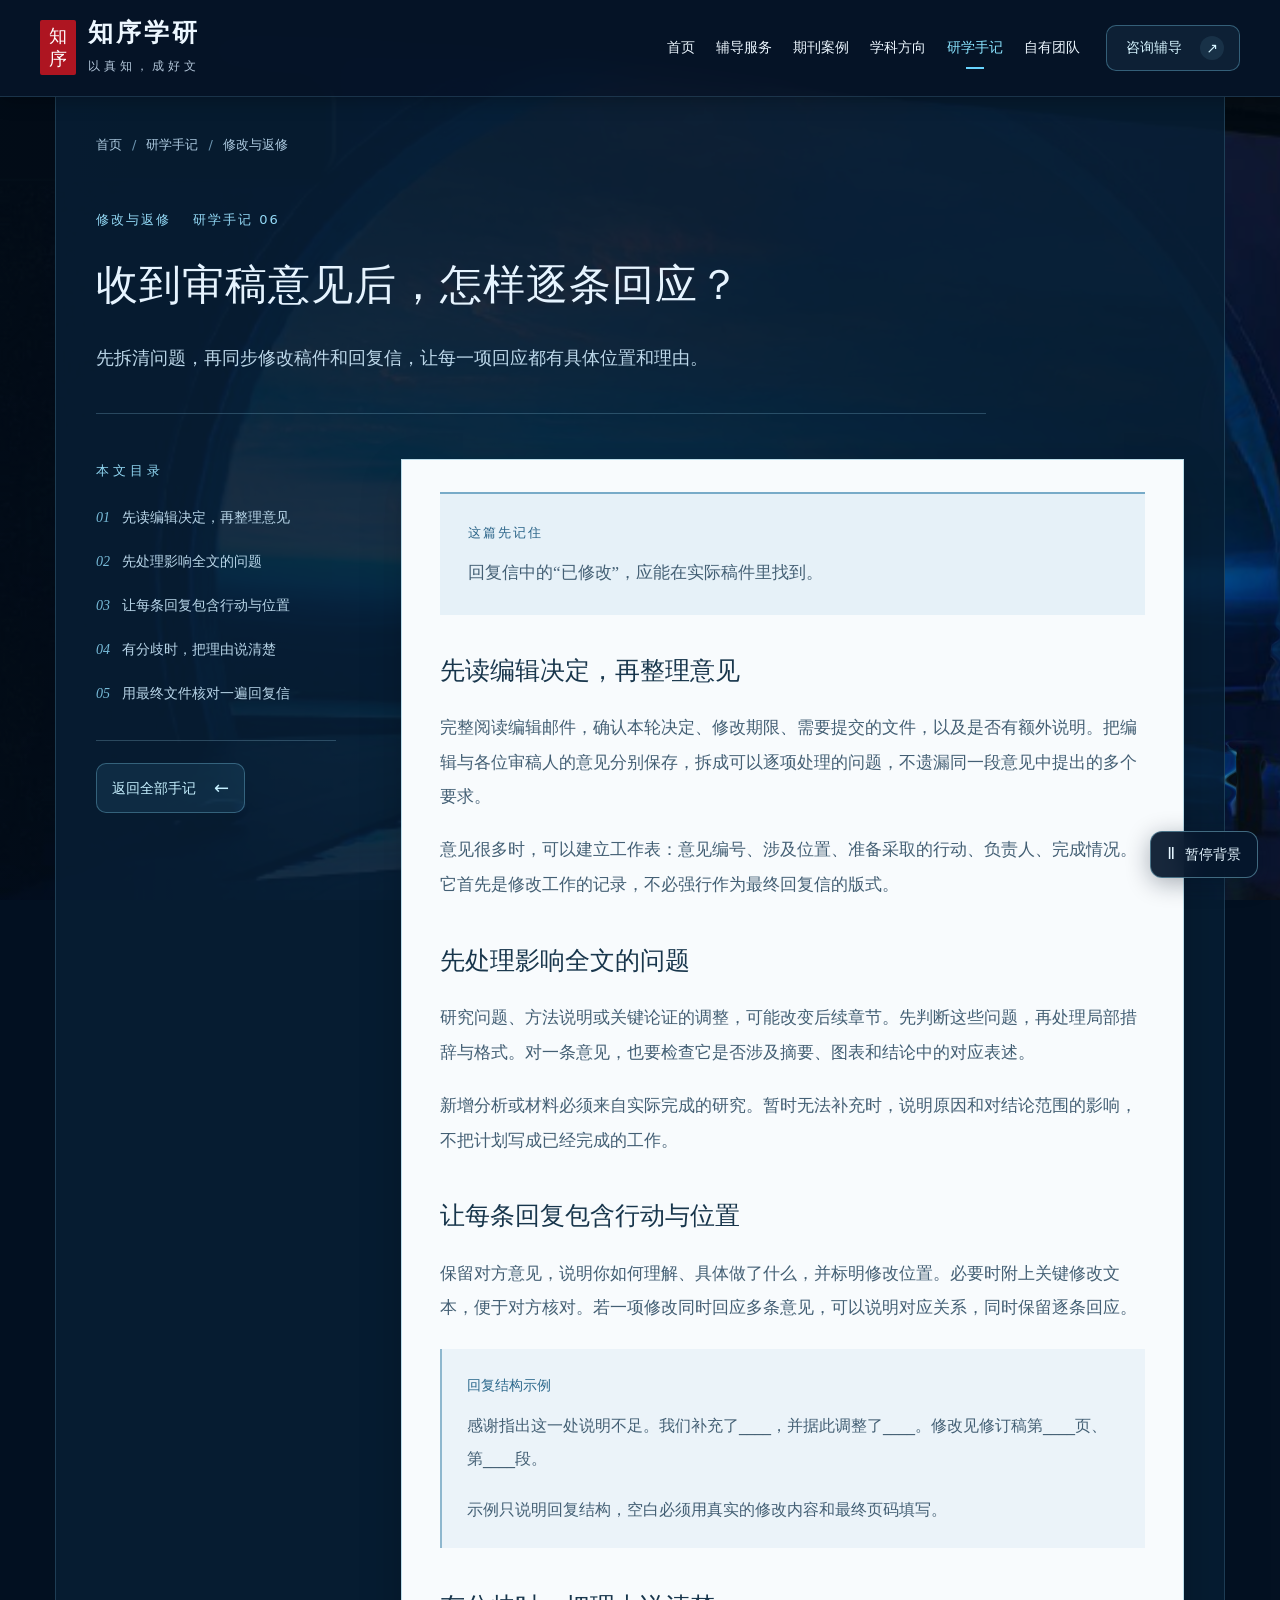
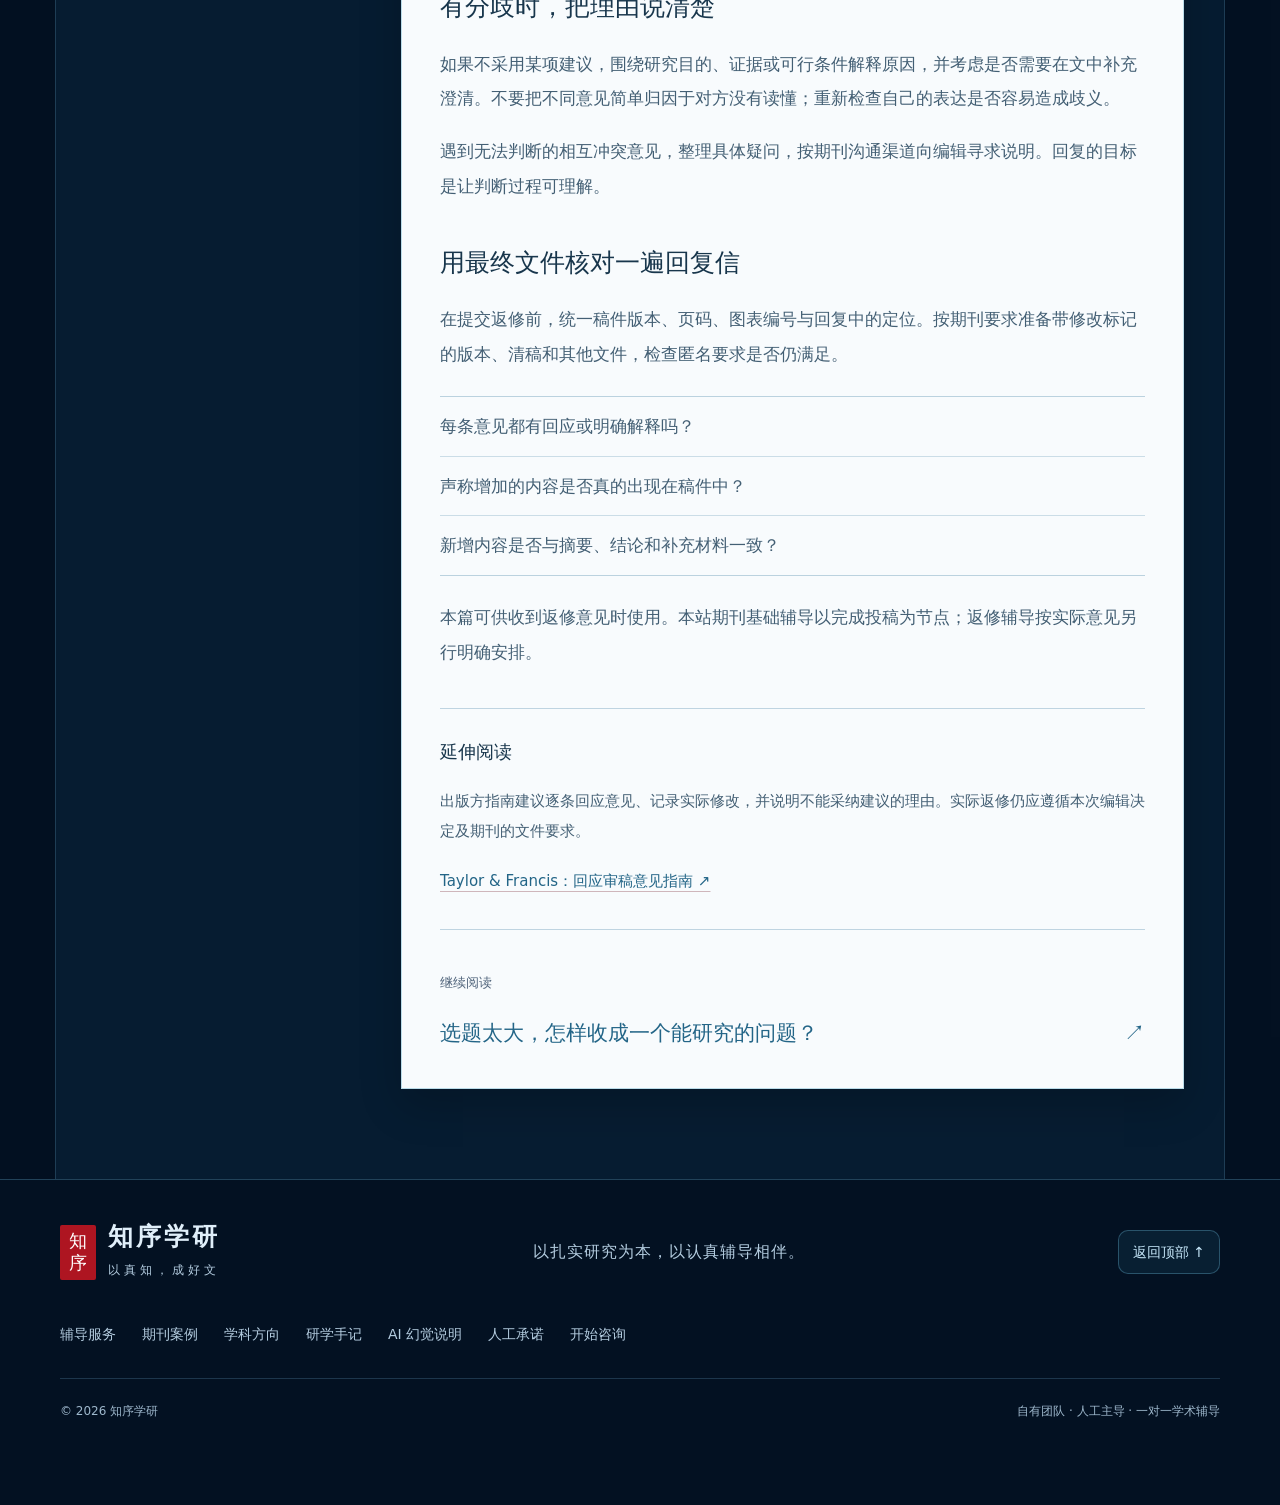
<file: notes-reviewer-response.html>
<!doctype html><html lang="zh-CN"><head><meta charset="UTF-8"><meta name="viewport" content="width=device-width,initial-scale=1"><meta name="description" content="先拆清问题，再同步修改稿件和回复信，让每一项回应都有具体位置和理由。"><meta name="theme-color" content="#07172f"><title>收到审稿意见后，怎样逐条回应？｜知序学研</title><link rel="icon" type="image/svg+xml" href="data:image/svg+xml,%3Csvg xmlns='http://www.w3.org/2000/svg' viewBox='0 0 40 40'%3E%3Crect width='40' height='40' rx='5' fill='%23731f2c'/%3E%3Cpath d='M9 10h9v21H9zM22 10h9v21h-9z' fill='none' stroke='%23fff8eb' stroke-width='2'/%3E%3C/svg%3E"><link rel="stylesheet" href="styles.css"><link rel="stylesheet" href="scene-theme.css?v=2b2125839610"><meta name="robots" content="index,follow,max-image-preview:large"><link rel="canonical" href="https://sokolovgayathri317-afk.github.io/zhixuyan/notes-reviewer-response.html"></head><body data-page="notes"><div class="scene-backdrop" aria-hidden="true"><div class="scene-pan"><img class="scene-image" src="assets-blue-horizon.png" alt="" fetchpriority="high"></div><div class="scene-light"></div><div class="scene-water"></div><div class="scene-shade"></div></div><a class="skip" href="#main">跳转到正文</a><header class="site-header"><div class="header-inner"><a href="index.html" class="brand" aria-label="知序学研首页"><span class="brand-seal" aria-hidden="true">知<br>序</span><span><strong>知序学研</strong><small>以真知，成好文</small></span></a><nav aria-label="主导航"><a href="index.html">首页</a><a href="index.html#services">辅导服务</a><a href="index.html#journals">期刊案例</a><a href="disciplines.html">学科方向</a><a href="notes.html" class="active" aria-current="page">研学手记</a><a href="index.html#team">自有团队</a></nav><a class="header-cta" href="index.html#contact">咨询辅导 <span aria-hidden="true">↗</span></a><button class="menu-toggle" aria-label="展开导航" aria-expanded="false" aria-controls="mobile-nav">菜单</button></div><nav class="mobile-nav" id="mobile-nav" aria-label="手机导航" hidden><a href="index.html">首页</a><a href="index.html#services">辅导服务</a><a href="index.html#journals">期刊案例</a><a href="disciplines.html">学科方向</a><a href="notes.html" class="active" aria-current="page">研学手记</a><a href="index.html#team">自有团队</a><a href="index.html#ai-integrity">AI 幻觉与人工把关</a><a href="index.html#principles">人工承诺</a><a href="index.html#contact">咨询辅导</a></nav></header><main id="main" class="inner-main"><div class="page-shell article-shell"><nav class="breadcrumbs" aria-label="面包屑"><a href="index.html">首页</a><span aria-hidden="true">/</span><a href="notes.html">研学手记</a><span aria-hidden="true">/</span><span aria-current="page">修改与返修</span></nav><header class="article-header"><div class="article-meta"><span>修改与返修</span><span>研学手记 06</span></div><h1>收到审稿意见后，怎样逐条回应？</h1><p>先拆清问题，再同步修改稿件和回复信，让每一项回应都有具体位置和理由。</p></header><div class="article-layout"><aside class="article-sidebar"><nav aria-label="文章目录"><span class="section-kicker">本文目录</span><a href="#part-1"><span>01</span>先读编辑决定，再整理意见</a><a href="#part-2"><span>02</span>先处理影响全文的问题</a><a href="#part-3"><span>03</span>让每条回复包含行动与位置</a><a href="#part-4"><span>04</span>有分歧时，把理由说清楚</a><a href="#part-5"><span>05</span>用最终文件核对一遍回复信</a></nav><a class="soft-link" href="notes.html">返回全部手记 <span aria-hidden="true">←</span></a></aside><article class="article-prose" aria-label="指南正文"><div class="article-takeaway"><span>这篇先记住</span><p>回复信中的“已修改”，应能在实际稿件里找到。</p></div><section id="part-1"><h2>先读编辑决定，再整理意见</h2><p>完整阅读编辑邮件，确认本轮决定、修改期限、需要提交的文件，以及是否有额外说明。把编辑与各位审稿人的意见分别保存，拆成可以逐项处理的问题，不遗漏同一段意见中提出的多个要求。</p><p>意见很多时，可以建立工作表：意见编号、涉及位置、准备采取的行动、负责人、完成情况。它首先是修改工作的记录，不必强行作为最终回复信的版式。</p></section><section id="part-2"><h2>先处理影响全文的问题</h2><p>研究问题、方法说明或关键论证的调整，可能改变后续章节。先判断这些问题，再处理局部措辞与格式。对一条意见，也要检查它是否涉及摘要、图表和结论中的对应表述。</p><p>新增分析或材料必须来自实际完成的研究。暂时无法补充时，说明原因和对结论范围的影响，不把计划写成已经完成的工作。</p></section><section id="part-3"><h2>让每条回复包含行动与位置</h2><p>保留对方意见，说明你如何理解、具体做了什么，并标明修改位置。必要时附上关键修改文本，便于对方核对。若一项修改同时回应多条意见，可以说明对应关系，同时保留逐条回应。</p><div class="article-example"><strong>回复结构示例</strong><p>感谢指出这一处说明不足。我们补充了____，并据此调整了____。修改见修订稿第____页、第____段。</p><p>示例只说明回复结构，空白必须用真实的修改内容和最终页码填写。</p></div></section><section id="part-4"><h2>有分歧时，把理由说清楚</h2><p>如果不采用某项建议，围绕研究目的、证据或可行条件解释原因，并考虑是否需要在文中补充澄清。不要把不同意见简单归因于对方没有读懂；重新检查自己的表达是否容易造成歧义。</p><p>遇到无法判断的相互冲突意见，整理具体疑问，按期刊沟通渠道向编辑寻求说明。回复的目标是让判断过程可理解。</p></section><section id="part-5"><h2>用最终文件核对一遍回复信</h2><p>在提交返修前，统一稿件版本、页码、图表编号与回复中的定位。按期刊要求准备带修改标记的版本、清稿和其他文件，检查匿名要求是否仍满足。</p><ul role="list"><li>每条意见都有回应或明确解释吗？</li><li>声称增加的内容是否真的出现在稿件中？</li><li>新增内容是否与摘要、结论和补充材料一致？</li></ul><p>本篇可供收到返修意见时使用。本站期刊基础辅导以完成投稿为节点；返修辅导按实际意见另行明确安排。</p></section><section class="article-source"><h2>延伸阅读</h2><p>出版方指南建议逐条回应意见、记录实际修改，并说明不能采纳建议的理由。实际返修仍应遵循本次编辑决定及期刊的文件要求。</p><a href="https://authorservices.taylorandfrancis.com/blog/peer-review/how-to-respond-to-reviewer-comments/" target="_blank" rel="noopener noreferrer">Taylor & Francis：回应审稿意见指南 <span aria-hidden="true">↗</span><span class="sr-only">（在新窗口打开）</span></a></section><div class="article-next"><span>继续阅读</span><a href="notes-research-question.html">选题太大，怎样收成一个能研究的问题？ <span aria-hidden="true">↗</span></a></div></article></div></div></main><footer class="site-footer"><div class="footer-inner"><a class="brand" href="index.html"><span class="brand-seal" aria-hidden="true">知<br>序</span><span><strong>知序学研</strong><small>以真知，成好文</small></span></a><p>以扎实研究为本，以认真辅导相伴。</p><a href="#main">返回顶部 ↑</a></div><nav class="footer-nav" aria-label="页脚导航"><a href="index.html#services">辅导服务</a><a href="index.html#journals">期刊案例</a><a href="disciplines.html">学科方向</a><a href="notes.html">研学手记</a><a href="index.html#ai-integrity">AI 幻觉说明</a><a href="index.html#principles">人工承诺</a><a href="index.html#contact">开始咨询</a></nav><div class="footer-bottom"><span>© <span id="current-year">2026</span> 知序学研</span><span>自有团队 · 人工主导 · 一对一学术辅导</span></div></footer><button class="motion-toggle" type="button" aria-pressed="false" aria-label="暂停动态背景"><span class="motion-symbol" aria-hidden="true">Ⅱ</span><span class="motion-label">暂停背景</span></button><script src="app.js?v=939e0cf404c9" defer></script><script src="scene-motion.js?v=688a76f40528" defer></script></body></html>
</file>
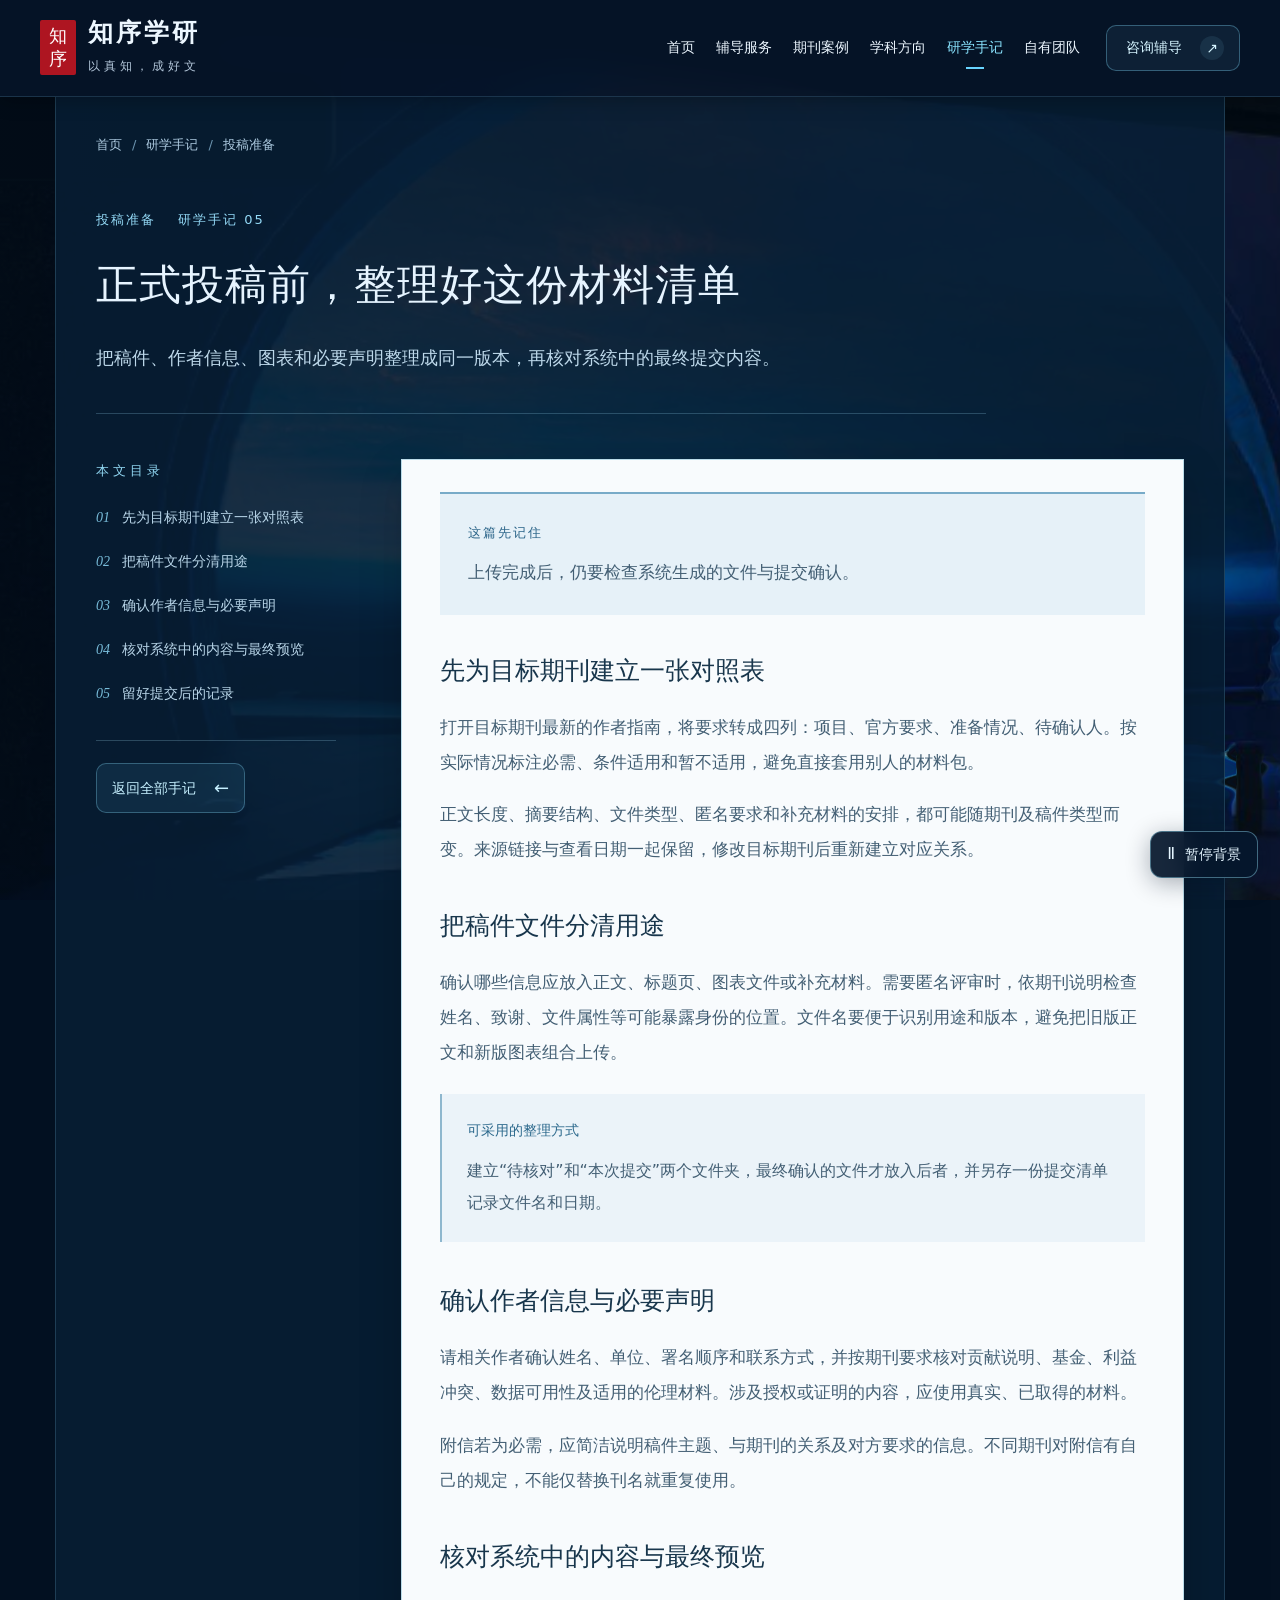
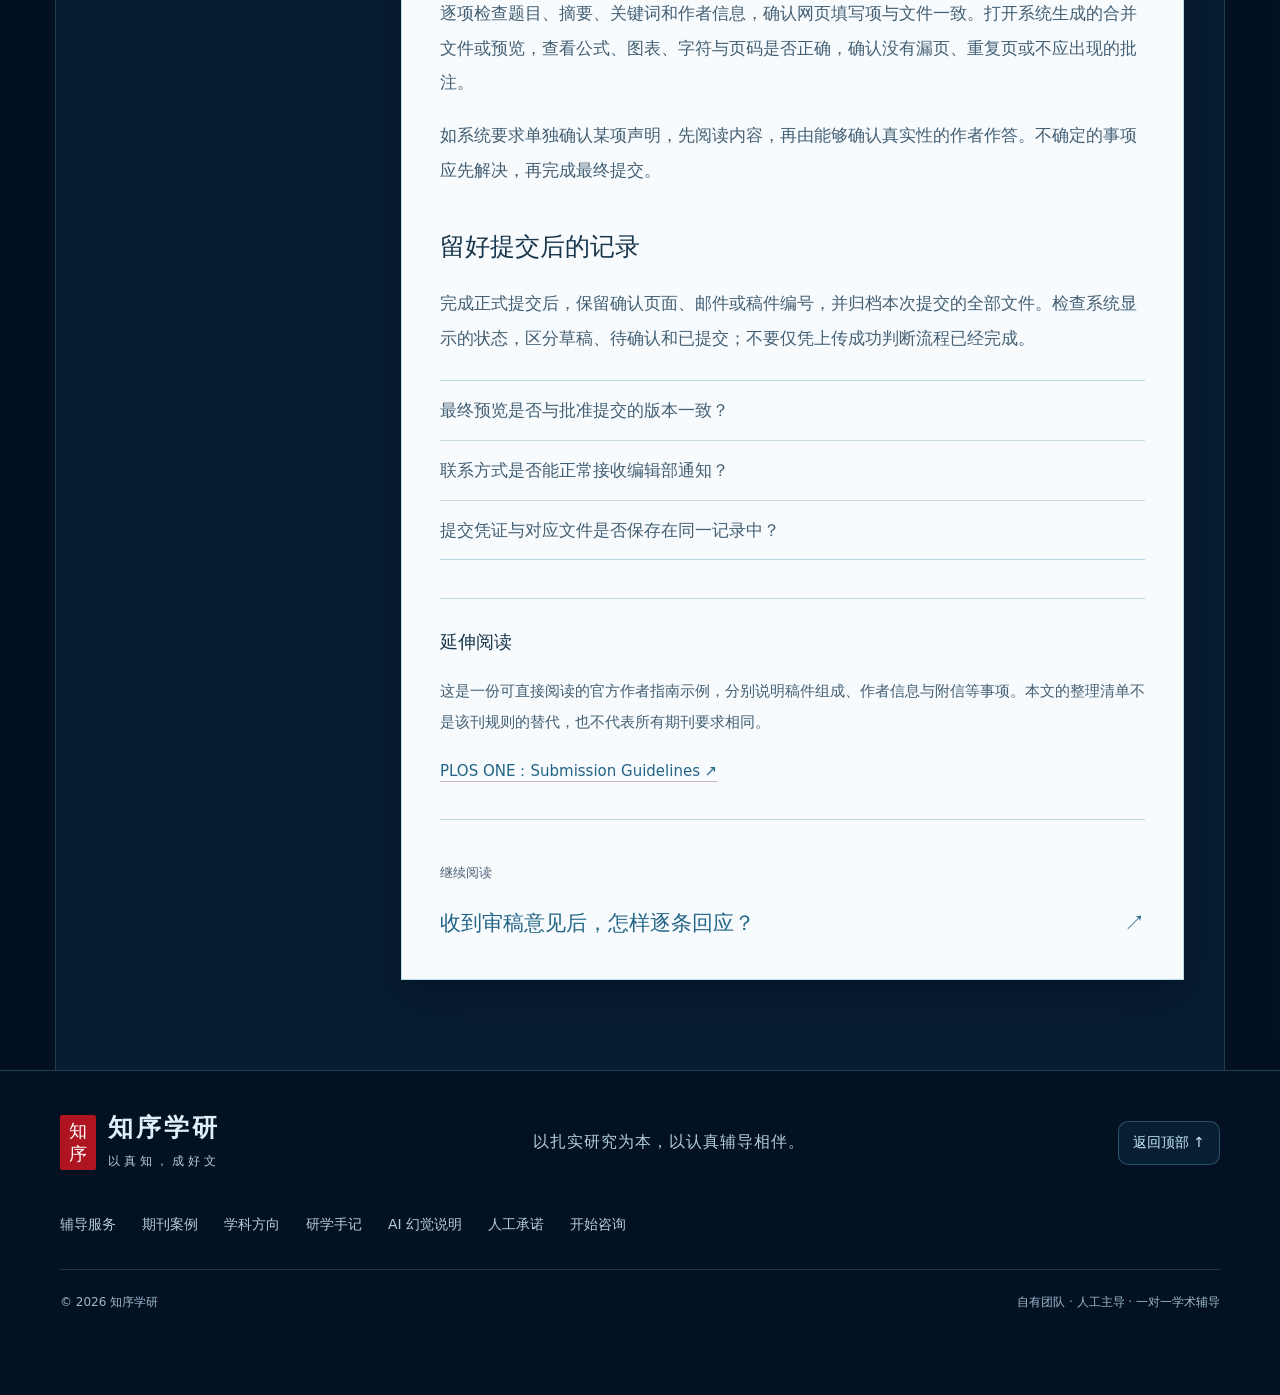
<file: notes-submission-checklist.html>
<!doctype html><html lang="zh-CN"><head><meta charset="UTF-8"><meta name="viewport" content="width=device-width,initial-scale=1"><meta name="description" content="把稿件、作者信息、图表和必要声明整理成同一版本，再核对系统中的最终提交内容。"><meta name="theme-color" content="#07172f"><title>正式投稿前，整理好这份材料清单｜知序学研</title><link rel="icon" type="image/svg+xml" href="data:image/svg+xml,%3Csvg xmlns='http://www.w3.org/2000/svg' viewBox='0 0 40 40'%3E%3Crect width='40' height='40' rx='5' fill='%23731f2c'/%3E%3Cpath d='M9 10h9v21H9zM22 10h9v21h-9z' fill='none' stroke='%23fff8eb' stroke-width='2'/%3E%3C/svg%3E"><link rel="stylesheet" href="styles.css"><link rel="stylesheet" href="scene-theme.css?v=2b2125839610"><meta name="robots" content="index,follow,max-image-preview:large"><link rel="canonical" href="https://sokolovgayathri317-afk.github.io/zhixuyan/notes-submission-checklist.html"></head><body data-page="notes"><div class="scene-backdrop" aria-hidden="true"><div class="scene-pan"><img class="scene-image" src="assets-blue-horizon.png" alt="" fetchpriority="high"></div><div class="scene-light"></div><div class="scene-water"></div><div class="scene-shade"></div></div><a class="skip" href="#main">跳转到正文</a><header class="site-header"><div class="header-inner"><a href="index.html" class="brand" aria-label="知序学研首页"><span class="brand-seal" aria-hidden="true">知<br>序</span><span><strong>知序学研</strong><small>以真知，成好文</small></span></a><nav aria-label="主导航"><a href="index.html">首页</a><a href="index.html#services">辅导服务</a><a href="index.html#journals">期刊案例</a><a href="disciplines.html">学科方向</a><a href="notes.html" class="active" aria-current="page">研学手记</a><a href="index.html#team">自有团队</a></nav><a class="header-cta" href="index.html#contact">咨询辅导 <span aria-hidden="true">↗</span></a><button class="menu-toggle" aria-label="展开导航" aria-expanded="false" aria-controls="mobile-nav">菜单</button></div><nav class="mobile-nav" id="mobile-nav" aria-label="手机导航" hidden><a href="index.html">首页</a><a href="index.html#services">辅导服务</a><a href="index.html#journals">期刊案例</a><a href="disciplines.html">学科方向</a><a href="notes.html" class="active" aria-current="page">研学手记</a><a href="index.html#team">自有团队</a><a href="index.html#ai-integrity">AI 幻觉与人工把关</a><a href="index.html#principles">人工承诺</a><a href="index.html#contact">咨询辅导</a></nav></header><main id="main" class="inner-main"><div class="page-shell article-shell"><nav class="breadcrumbs" aria-label="面包屑"><a href="index.html">首页</a><span aria-hidden="true">/</span><a href="notes.html">研学手记</a><span aria-hidden="true">/</span><span aria-current="page">投稿准备</span></nav><header class="article-header"><div class="article-meta"><span>投稿准备</span><span>研学手记 05</span></div><h1>正式投稿前，整理好这份材料清单</h1><p>把稿件、作者信息、图表和必要声明整理成同一版本，再核对系统中的最终提交内容。</p></header><div class="article-layout"><aside class="article-sidebar"><nav aria-label="文章目录"><span class="section-kicker">本文目录</span><a href="#part-1"><span>01</span>先为目标期刊建立一张对照表</a><a href="#part-2"><span>02</span>把稿件文件分清用途</a><a href="#part-3"><span>03</span>确认作者信息与必要声明</a><a href="#part-4"><span>04</span>核对系统中的内容与最终预览</a><a href="#part-5"><span>05</span>留好提交后的记录</a></nav><a class="soft-link" href="notes.html">返回全部手记 <span aria-hidden="true">←</span></a></aside><article class="article-prose" aria-label="指南正文"><div class="article-takeaway"><span>这篇先记住</span><p>上传完成后，仍要检查系统生成的文件与提交确认。</p></div><section id="part-1"><h2>先为目标期刊建立一张对照表</h2><p>打开目标期刊最新的作者指南，将要求转成四列：项目、官方要求、准备情况、待确认人。按实际情况标注必需、条件适用和暂不适用，避免直接套用别人的材料包。</p><p>正文长度、摘要结构、文件类型、匿名要求和补充材料的安排，都可能随期刊及稿件类型而变。来源链接与查看日期一起保留，修改目标期刊后重新建立对应关系。</p></section><section id="part-2"><h2>把稿件文件分清用途</h2><p>确认哪些信息应放入正文、标题页、图表文件或补充材料。需要匿名评审时，依期刊说明检查姓名、致谢、文件属性等可能暴露身份的位置。文件名要便于识别用途和版本，避免把旧版正文和新版图表组合上传。</p><div class="article-example"><strong>可采用的整理方式</strong><p>建立“待核对”和“本次提交”两个文件夹，最终确认的文件才放入后者，并另存一份提交清单记录文件名和日期。</p></div></section><section id="part-3"><h2>确认作者信息与必要声明</h2><p>请相关作者确认姓名、单位、署名顺序和联系方式，并按期刊要求核对贡献说明、基金、利益冲突、数据可用性及适用的伦理材料。涉及授权或证明的内容，应使用真实、已取得的材料。</p><p>附信若为必需，应简洁说明稿件主题、与期刊的关系及对方要求的信息。不同期刊对附信有自己的规定，不能仅替换刊名就重复使用。</p></section><section id="part-4"><h2>核对系统中的内容与最终预览</h2><p>逐项检查题目、摘要、关键词和作者信息，确认网页填写项与文件一致。打开系统生成的合并文件或预览，查看公式、图表、字符与页码是否正确，确认没有漏页、重复页或不应出现的批注。</p><p>如系统要求单独确认某项声明，先阅读内容，再由能够确认真实性的作者作答。不确定的事项应先解决，再完成最终提交。</p></section><section id="part-5"><h2>留好提交后的记录</h2><p>完成正式提交后，保留确认页面、邮件或稿件编号，并归档本次提交的全部文件。检查系统显示的状态，区分草稿、待确认和已提交；不要仅凭上传成功判断流程已经完成。</p><ul role="list"><li>最终预览是否与批准提交的版本一致？</li><li>联系方式是否能正常接收编辑部通知？</li><li>提交凭证与对应文件是否保存在同一记录中？</li></ul></section><section class="article-source"><h2>延伸阅读</h2><p>这是一份可直接阅读的官方作者指南示例，分别说明稿件组成、作者信息与附信等事项。本文的整理清单不是该刊规则的替代，也不代表所有期刊要求相同。</p><a href="https://journals.plos.org/plosone/s/submission-guidelines" target="_blank" rel="noopener noreferrer">PLOS ONE：Submission Guidelines <span aria-hidden="true">↗</span><span class="sr-only">（在新窗口打开）</span></a></section><div class="article-next"><span>继续阅读</span><a href="notes-reviewer-response.html">收到审稿意见后，怎样逐条回应？ <span aria-hidden="true">↗</span></a></div></article></div></div></main><footer class="site-footer"><div class="footer-inner"><a class="brand" href="index.html"><span class="brand-seal" aria-hidden="true">知<br>序</span><span><strong>知序学研</strong><small>以真知，成好文</small></span></a><p>以扎实研究为本，以认真辅导相伴。</p><a href="#main">返回顶部 ↑</a></div><nav class="footer-nav" aria-label="页脚导航"><a href="index.html#services">辅导服务</a><a href="index.html#journals">期刊案例</a><a href="disciplines.html">学科方向</a><a href="notes.html">研学手记</a><a href="index.html#ai-integrity">AI 幻觉说明</a><a href="index.html#principles">人工承诺</a><a href="index.html#contact">开始咨询</a></nav><div class="footer-bottom"><span>© <span id="current-year">2026</span> 知序学研</span><span>自有团队 · 人工主导 · 一对一学术辅导</span></div></footer><button class="motion-toggle" type="button" aria-pressed="false" aria-label="暂停动态背景"><span class="motion-symbol" aria-hidden="true">Ⅱ</span><span class="motion-label">暂停背景</span></button><script src="app.js?v=939e0cf404c9" defer></script><script src="scene-motion.js?v=688a76f40528" defer></script></body></html>
</file>
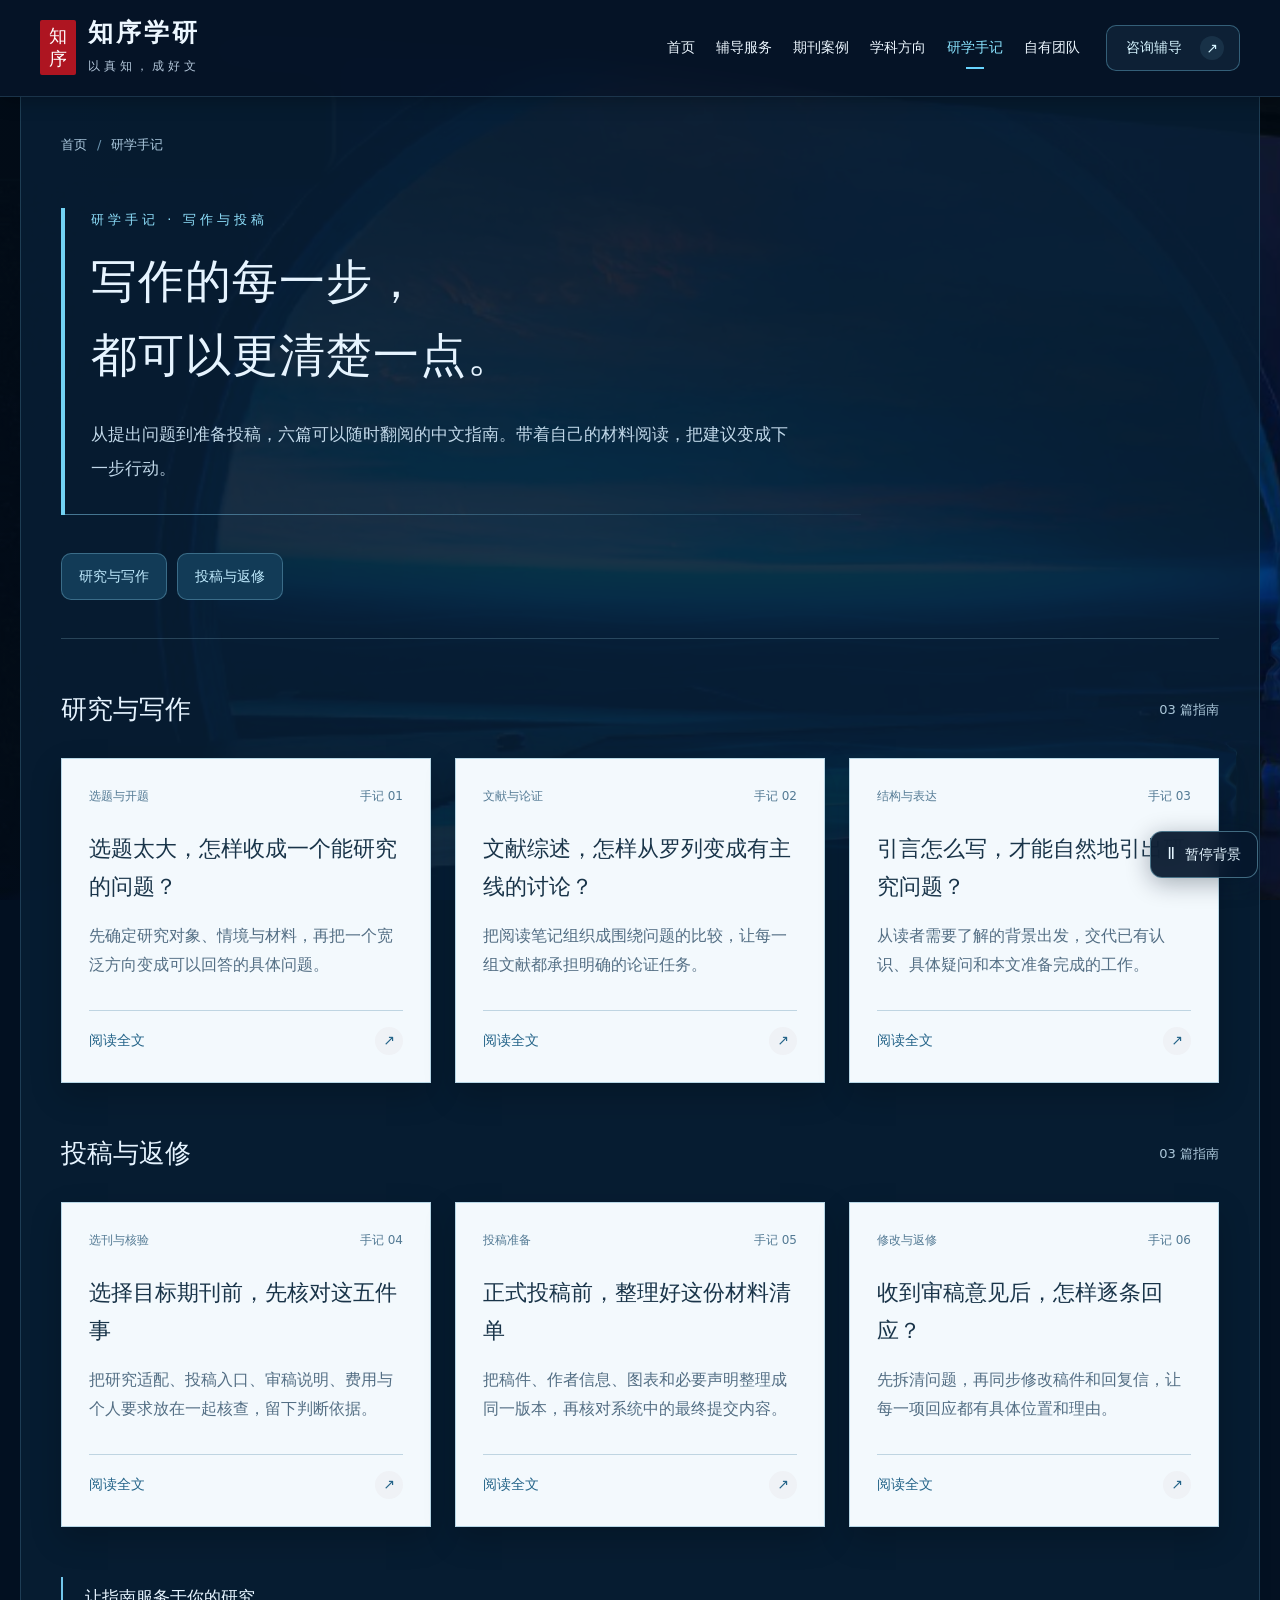
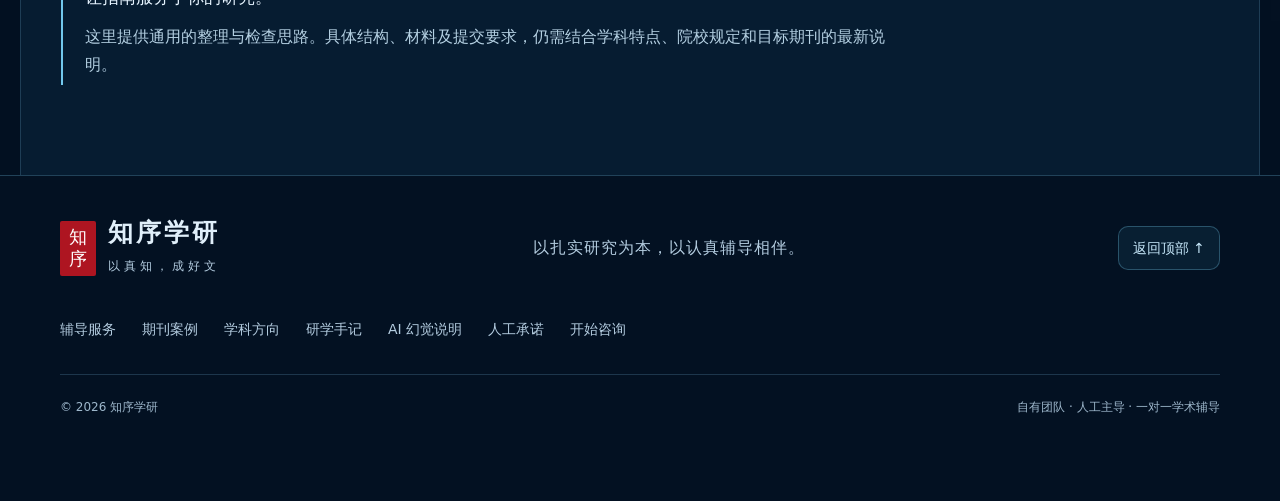
<file: notes.html>
<!doctype html><html lang="zh-CN"><head><meta charset="UTF-8"><meta name="viewport" content="width=device-width,initial-scale=1"><meta name="description" content="六篇完整的中文指南：选题、文献综述、引言、选刊核验、投稿材料与审稿回复。"><meta name="theme-color" content="#07172f"><title>研学手记｜中文写作与投稿指南｜知序学研</title><link rel="icon" type="image/svg+xml" href="data:image/svg+xml,%3Csvg xmlns='http://www.w3.org/2000/svg' viewBox='0 0 40 40'%3E%3Crect width='40' height='40' rx='5' fill='%23731f2c'/%3E%3Cpath d='M9 10h9v21H9zM22 10h9v21h-9z' fill='none' stroke='%23fff8eb' stroke-width='2'/%3E%3C/svg%3E"><link rel="stylesheet" href="styles.css"><link rel="stylesheet" href="scene-theme.css?v=2b2125839610"><meta name="robots" content="index,follow,max-image-preview:large"><link rel="canonical" href="https://sokolovgayathri317-afk.github.io/zhixuyan/notes.html"></head><body data-page="notes"><div class="scene-backdrop" aria-hidden="true"><div class="scene-pan"><img class="scene-image" src="assets-blue-horizon.png" alt="" fetchpriority="high"></div><div class="scene-light"></div><div class="scene-water"></div><div class="scene-shade"></div></div><a class="skip" href="#main">跳转到正文</a><header class="site-header"><div class="header-inner"><a href="index.html" class="brand" aria-label="知序学研首页"><span class="brand-seal" aria-hidden="true">知<br>序</span><span><strong>知序学研</strong><small>以真知，成好文</small></span></a><nav aria-label="主导航"><a href="index.html">首页</a><a href="index.html#services">辅导服务</a><a href="index.html#journals">期刊案例</a><a href="disciplines.html">学科方向</a><a href="notes.html" class="active" aria-current="page">研学手记</a><a href="index.html#team">自有团队</a></nav><a class="header-cta" href="index.html#contact">咨询辅导 <span aria-hidden="true">↗</span></a><button class="menu-toggle" aria-label="展开导航" aria-expanded="false" aria-controls="mobile-nav">菜单</button></div><nav class="mobile-nav" id="mobile-nav" aria-label="手机导航" hidden><a href="index.html">首页</a><a href="index.html#services">辅导服务</a><a href="index.html#journals">期刊案例</a><a href="disciplines.html">学科方向</a><a href="notes.html" class="active" aria-current="page">研学手记</a><a href="index.html#team">自有团队</a><a href="index.html#ai-integrity">AI 幻觉与人工把关</a><a href="index.html#principles">人工承诺</a><a href="index.html#contact">咨询辅导</a></nav></header><main id="main" class="inner-main"><div class="page-shell"><nav class="breadcrumbs" aria-label="面包屑"><a href="index.html">首页</a><span aria-hidden="true">/</span><span aria-current="page">研学手记</span></nav><div class="page-intro"><span class="section-kicker">研学手记 · 写作与投稿</span><h1>写作的每一步，<br>都可以更清楚一点。</h1><p>从提出问题到准备投稿，六篇可以随时翻阅的中文指南。带着自己的材料阅读，把建议变成下一步行动。</p></div><nav class="topic-nav" aria-label="手记分类"><a href="#writing">研究与写作</a><a href="#publishing">投稿与返修</a></nav><section class="note-group" id="writing"><div class="note-group-heading"><h2>研究与写作</h2><span>03 篇指南</span></div><div class="notes-grid"><a class="note-card" href="notes-research-question.html"><div class="note-card-meta"><span>选题与开题</span><span>手记 01</span></div><h3>选题太大，怎样收成一个能研究的问题？</h3><p>先确定研究对象、情境与材料，再把一个宽泛方向变成可以回答的具体问题。</p><span class="card-read">阅读全文 <span aria-hidden="true">↗</span></span></a><a class="note-card" href="notes-literature-review.html"><div class="note-card-meta"><span>文献与论证</span><span>手记 02</span></div><h3>文献综述，怎样从罗列变成有主线的讨论？</h3><p>把阅读笔记组织成围绕问题的比较，让每一组文献都承担明确的论证任务。</p><span class="card-read">阅读全文 <span aria-hidden="true">↗</span></span></a><a class="note-card" href="notes-introduction.html"><div class="note-card-meta"><span>结构与表达</span><span>手记 03</span></div><h3>引言怎么写，才能自然地引出研究问题？</h3><p>从读者需要了解的背景出发，交代已有认识、具体疑问和本文准备完成的工作。</p><span class="card-read">阅读全文 <span aria-hidden="true">↗</span></span></a></div></section><section class="note-group" id="publishing"><div class="note-group-heading"><h2>投稿与返修</h2><span>03 篇指南</span></div><div class="notes-grid"><a class="note-card" href="notes-journal-selection.html"><div class="note-card-meta"><span>选刊与核验</span><span>手记 04</span></div><h3>选择目标期刊前，先核对这五件事</h3><p>把研究适配、投稿入口、审稿说明、费用与个人要求放在一起核查，留下判断依据。</p><span class="card-read">阅读全文 <span aria-hidden="true">↗</span></span></a><a class="note-card" href="notes-submission-checklist.html"><div class="note-card-meta"><span>投稿准备</span><span>手记 05</span></div><h3>正式投稿前，整理好这份材料清单</h3><p>把稿件、作者信息、图表和必要声明整理成同一版本，再核对系统中的最终提交内容。</p><span class="card-read">阅读全文 <span aria-hidden="true">↗</span></span></a><a class="note-card" href="notes-reviewer-response.html"><div class="note-card-meta"><span>修改与返修</span><span>手记 06</span></div><h3>收到审稿意见后，怎样逐条回应？</h3><p>先拆清问题，再同步修改稿件和回复信，让每一项回应都有具体位置和理由。</p><span class="card-read">阅读全文 <span aria-hidden="true">↗</span></span></a></div></section><div class="reading-note"><strong>让指南服务于你的研究。</strong><p>这里提供通用的整理与检查思路。具体结构、材料及提交要求，仍需结合学科特点、院校规定和目标期刊的最新说明。</p></div></div></main><footer class="site-footer"><div class="footer-inner"><a class="brand" href="index.html"><span class="brand-seal" aria-hidden="true">知<br>序</span><span><strong>知序学研</strong><small>以真知，成好文</small></span></a><p>以扎实研究为本，以认真辅导相伴。</p><a href="#main">返回顶部 ↑</a></div><nav class="footer-nav" aria-label="页脚导航"><a href="index.html#services">辅导服务</a><a href="index.html#journals">期刊案例</a><a href="disciplines.html">学科方向</a><a href="notes.html">研学手记</a><a href="index.html#ai-integrity">AI 幻觉说明</a><a href="index.html#principles">人工承诺</a><a href="index.html#contact">开始咨询</a></nav><div class="footer-bottom"><span>© <span id="current-year">2026</span> 知序学研</span><span>自有团队 · 人工主导 · 一对一学术辅导</span></div></footer><button class="motion-toggle" type="button" aria-pressed="false" aria-label="暂停动态背景"><span class="motion-symbol" aria-hidden="true">Ⅱ</span><span class="motion-label">暂停背景</span></button><script src="app.js?v=939e0cf404c9" defer></script><script src="scene-motion.js?v=688a76f40528" defer></script></body></html>
</file>
<file: styles.css>
@charset "UTF-8";
:root{--paper:#f8f6f1;--ink:#242623;--muted:#676861;--line:#dedbd2;--wine:#731f2c;--wine-dark:#521823;--serif:"Noto Serif SC","Source Han Serif SC","Songti SC",SimSun,serif;--sans:"PingFang SC","Microsoft YaHei",system-ui,sans-serif}
*{box-sizing:border-box}html{scroll-behavior:smooth;scroll-padding-top:105px}body{margin:0;background:var(--paper);color:var(--ink);font-family:var(--sans);font-size:1rem;line-height:1.8}button,input,select,textarea{font:inherit}a{color:inherit;text-decoration:none}button,a{-webkit-tap-highlight-color:transparent}a:focus-visible,button:focus-visible,summary:focus-visible{outline:2px solid #b88654;outline-offset:4px}button{cursor:pointer}h1,h2,h3,p{margin:0}img{max-width:100%}[hidden]{display:none!important}.skip{position:absolute;left:16px;top:-90px;z-index:20;background:var(--paper);padding:12px}.skip:focus{top:16px}
.site-header{background:rgba(248,246,241,.97);position:sticky;top:0;z-index:10;border-bottom:1px solid var(--line)}.header-inner{max-width:1320px;margin:auto;min-height:94px;padding:16px 40px;display:flex;align-items:center;gap:38px}.brand{display:flex;align-items:center;gap:12px;flex-shrink:0}.brand-seal{background:var(--wine);color:#fff9eb;font-family:var(--serif);font-size:1.125rem;line-height:1.25;padding:5px 9px;border-radius:2px}.brand strong{font-family:var(--serif);font-size:1.562rem;letter-spacing:3px;font-weight:700;display:block;line-height:1.4}.brand small{font-size:0.75rem;color:var(--muted);letter-spacing:4px}.header-inner>nav{display:flex;margin-left:auto;gap:27px;font-size:0.875rem}.header-inner>nav a{padding:9px 0;position:relative;white-space:nowrap}.header-inner>nav a:hover,.header-inner>nav .active{color:var(--wine)}.header-inner>nav .active:after{content:"";height:2px;width:18px;background:var(--wine);position:absolute;bottom:0;left:calc(50% - 9px)}.header-cta{padding:9px 15px 9px 19px;border:1px solid #731f2c20;background:#731f2c09;color:var(--wine);font-size:.875rem;font-weight:500;white-space:nowrap;display:inline-flex;align-items:center;gap:18px;min-height:46px;border-radius:10px}.menu-toggle{display:none;background:#fffdf7;border:1px solid #d9d2c5;padding:8px 16px;min-height:44px;color:var(--ink);border-radius:10px}.mobile-nav{padding:12px 24px;display:flex;flex-direction:column;border-top:1px solid var(--line)}.mobile-nav a{padding:10px 14px;border-radius:9px;min-height:46px}
.hero{min-height:600px;background:#272520;position:relative;color:#fffaf0;isolation:isolate;display:flex;align-items:center}.hero-shade{position:absolute;inset:0;z-index:-1;background:linear-gradient(90deg,rgba(18,23,22,.95) 0%,rgba(18,23,22,.73) 45%,rgba(18,23,22,.05) 100%)}.hero-inner{width:100%;max-width:1240px;padding:65px 40px 48px;margin:auto}.eyebrow{font-size:0.875rem;letter-spacing:3px;display:flex;align-items:center;gap:12px;color:#e0c5a4}.eyebrow>span{height:1px;width:30px;background:#d1b797}.hero h1{font-family:var(--serif);font-size:clamp(2.375rem,4.3vw,3.875rem);line-height:1.45;font-weight:500;letter-spacing:3px;margin:23px 0}.hero p{font-size:1.062rem;line-height:2;color:#dfdfd5}.hero-actions{display:flex;align-items:center;gap:14px;margin-top:32px;flex-wrap:wrap}.button{display:inline-flex;align-items:center;justify-content:space-between;gap:24px;padding:12px 18px 12px 22px;min-height:54px;font-size:.9375rem;font-weight:500;border:1px solid transparent;border-radius:12px;cursor:pointer}.button-cream{background:#f2e9d8;color:#352c23;border-color:#fff7e344;box-shadow:0 3px 10px #00000012,inset 0 1px #ffffff80}.hero-text-link{font-size:.875rem;display:inline-flex;align-items:center;justify-content:space-between;gap:18px;min-height:54px;padding:12px 17px 12px 20px;border:1px solid #f8f2e525;background:#f8f2e50a;border-radius:12px;color:#f8f3e8}.hero-note{display:flex;gap:0;margin-top:55px;color:#cdc8bd;font-size:0.75rem;letter-spacing:2px}.hero-note span+span{border-left:1px solid #ffffff44;margin-left:20px;padding-left:20px}.hero-caption{position:absolute;right:48px;bottom:40px;writing-mode:vertical-rl;letter-spacing:5px;font-family:var(--serif);color:#f4e7d0;font-size:0.9375rem}
.trust-strip{max-width:1240px;margin:auto;display:grid;grid-template-columns:repeat(3,1fr);padding:30px 40px;border-bottom:1px solid var(--line);gap:30px}.trust-strip>div{display:flex;align-items:center;gap:18px}.trust-strip>div+div{border-left:1px solid var(--line);padding-left:30px}.trust-number{font-family:Georgia,serif;font-size:1.938rem;font-style:italic;color:#a29580}.trust-strip strong{font-size:0.9375rem;font-weight:500;display:block}.trust-strip small{display:block;font-size:0.75rem;color:var(--muted);margin-top:3px}
.section{max-width:1240px;margin:auto;padding:90px 40px}.section-heading{display:flex;justify-content:space-between;align-items:flex-end;gap:30px;margin-bottom:40px}.section-kicker{font-size:0.8125rem;letter-spacing:4px;color:var(--wine);display:block;margin-bottom:14px}.section h2{font-family:var(--serif);font-weight:500;font-size:2.25rem;line-height:1.6;letter-spacing:1px}.section-heading>p{color:var(--muted);font-size:0.9375rem;line-height:1.9;padding-bottom:5px}.service-grid{display:grid;grid-template-columns:1fr 1fr;gap:28px}.service-card{border:1px solid var(--line);background:#fffefa;padding:34px 36px}.service-index{font-size:0.75rem;color:#857863;letter-spacing:2px}.service-card h3{font-family:var(--serif);font-size:1.75rem;line-height:1.6;font-weight:500;margin:18px 0 12px}.service-card p{font-size:1rem;color:var(--muted);line-height:1.9;max-width:470px}.tag-row{display:flex;gap:10px;flex-wrap:wrap;margin:25px 0 28px}.tag-row span{font-size:0.75rem;padding:4px 10px;border:1px solid var(--line)}.service-card>a{display:flex;align-items:center;justify-content:space-between;gap:18px;min-height:50px;border:1px solid #731f2c12;border-radius:10px;background:#731f2c06;padding:10px 14px 10px 17px;color:var(--wine);font-size:.875rem}.service-accent{background:#f0eae2;border-top:3px solid var(--wine);padding-top:32px}
@media(min-width:1500px){.hero{min-height:650px}}
@media(max-width:1000px){.header-inner{padding:16px 24px;gap:24px}.header-inner>nav{gap:16px}.brand strong{font-size:1.375rem}.brand small{letter-spacing:2px}.hero-inner{padding:65px 35px 48px}.trust-strip{padding:25px;gap:18px}.trust-strip>div+div{padding-left:18px}.section{padding:70px 30px}.section h2{font-size:2rem}.service-card{padding:26px}.header-cta{padding:8px 12px;gap:12px}}
@media(max-width:800px){.header-inner{min-height:80px}.header-inner>nav{display:none}.header-cta{margin-left:auto}.menu-toggle{display:block}.hero{min-height:570px}.hero-caption{right:24px}.hero h1{font-size:2.75rem}.trust-strip{grid-template-columns:1fr;gap:16px;padding:26px 30px}.trust-strip>div+div{border-left:0;padding-left:0}.trust-strip>div{gap:20px}.trust-strip strong{font-size:1rem}.trust-strip small{font-size:0.8125rem}.trust-number{font-size:1.5rem}.section-heading{align-items:flex-start;flex-direction:column;gap:16px}.section-heading>p br{display:none}.service-grid{grid-template-columns:1fr}.section{padding:58px 26px}.service-card h3{font-size:1.688rem}}
@media(max-width:480px){.header-inner{padding:12px 18px;gap:12px}.brand{gap:9px}.brand strong{font-size:1.25rem;letter-spacing:2px}.brand small{font-size:0.75rem;letter-spacing:1px}.brand-seal{font-size:1rem;padding:5px 8px}.header-cta{display:none}.menu-toggle{margin-left:auto;font-size:0.875rem}.hero-inner{padding:55px 25px 45px}.hero h1{font-size:2.25rem;letter-spacing:1px}.hero p{font-size:1rem}.eyebrow{font-size:0.75rem;letter-spacing:1px}.hero-actions{gap:18px}.hero-caption{display:none}.hero-note{margin-top:38px}.hero{min-height:570px}.section h2{font-size:1.75rem}.section{padding:48px 22px}.service-card{padding:26px 22px}.trust-strip{padding:24px}.hero-shade{background:linear-gradient(90deg,rgba(18,23,22,.91),rgba(18,23,22,.55))}}
@media(prefers-reduced-motion:reduce){html{scroll-behavior:auto}*{transition:none!important;animation:none!important}}
.hero{background-image:url("assets-research-notes.jpg");background-size:cover;background-position:center 57%}
.journal-section{background:#eeebe3;border-top:1px solid var(--line);border-bottom:1px solid var(--line)}.sample-notice{font-size:0.8125rem;display:flex;align-items:center;gap:12px;margin:-10px 0 26px;color:#615e56;flex-wrap:wrap}.sample-notice>span{border:1px solid #bdb2a2;padding:2px 8px;color:#66523d;font-size:0.75rem}.case-grid{display:grid;grid-template-columns:repeat(3,minmax(0,1fr));gap:22px}.case-card{background:#fcfbf7;border:1px solid #d8d3c8;display:flex;flex-direction:column;transition:transform .2s,box-shadow .2s}.case-card:hover{box-shadow:0 8px 24px #2c231408}.case-top{padding:17px 23px;border-bottom:1px solid var(--line);display:flex;justify-content:space-between;gap:10px;flex-wrap:wrap;color:#6c6559;font-size:0.75rem}.sample-label{color:#8b755e}.case-main{padding:30px 25px 27px;flex:1}.case-topic{font-size:0.75rem;letter-spacing:3px;color:var(--wine)}.case-main h3{font-family:var(--serif);font-weight:500;font-size:1.5rem;line-height:1.65;margin:20px 0 20px}.case-main p{font-size:0.9375rem;line-height:1.9;color:var(--muted)}.case-tags{display:flex;gap:14px;margin-top:26px;color:#7a6b57;font-size:0.75rem}.case-tags span:before{content:"";display:inline-block;width:4px;height:4px;background:#9f8c72;vertical-align:middle;margin-right:7px}.case-open{width:calc(100% - 50px);display:flex;justify-content:space-between;align-items:center;gap:14px;min-height:48px;border:1px solid #731f2c16;border-radius:10px;background:#f0ebe3;color:var(--wine);margin:0 25px 23px;padding:10px 13px 10px 16px;text-align:left;font-size:.875rem}.journal-foot{display:flex;justify-content:space-between;gap:20px;margin-top:30px;font-size:0.75rem;color:var(--muted);flex-wrap:wrap}.journal-foot>a{font-size:.875rem;color:var(--wine);display:inline-flex;align-items:center;gap:14px;min-height:44px;padding:6px 12px;border-radius:9px;margin:-6px -12px}
.process-grid{list-style:none;display:grid;grid-template-columns:repeat(4,minmax(0,1fr));gap:34px;margin:0;padding:10px 0 0}.process-grid li{border-top:1px solid #bfb5a4;padding-top:25px;position:relative}.step-number{font-family:Georgia,serif;font-size:2.438rem;color:#a08a6a;font-style:italic;line-height:1.2}.process-grid h3{font-weight:500;font-size:1.188rem;margin:22px 0 12px}.process-grid p{font-size:0.9375rem;color:var(--muted)}.process-boundary{display:flex;gap:22px;align-items:flex-start;margin-top:40px;padding-top:25px;border-top:1px solid var(--line);font-size:0.8125rem;flex-wrap:wrap}.process-boundary strong{font-weight:500;color:var(--wine)}.process-boundary>span{flex:1;min-width:220px;color:var(--muted)}
.team-section{background:#252e2a;color:#f5f1e8}.team-layout{display:grid;grid-template-columns:1.1fr 1fr;gap:85px;align-items:center}.team-intro>.section-kicker{color:#d9c5a5}.team-intro>p{font-size:1rem;color:#d0d3cc;line-height:2;max-width:480px;margin-top:25px}.team-signature{font-size:0.75rem;color:#d0bf9e;display:flex;gap:14px;align-items:center;margin:30px 0}.team-signature>span{height:1px;width:24px;background:#b5a285}.text-link{display:inline-flex;align-items:center;justify-content:space-between;gap:22px;min-height:48px;border:1px solid #e1d4b930;background:#e1d4b909;border-radius:10px;padding:9px 14px 9px 18px;font-size:.875rem}.team-roles>div{display:flex;gap:24px;padding:27px 0;border-bottom:1px solid #ffffff24}.team-roles>div:first-child{padding-top:0}.team-roles>div:last-child{border-bottom:0;padding-bottom:0}.role-number{border:1px solid #d8c4a74d;width:40px;height:40px;display:flex;align-items:center;justify-content:center;color:#dcc49d;flex-shrink:0;font-family:var(--serif);font-size:1.125rem;margin-top:5px}.team-roles h3{font-weight:500;font-size:1.188rem;margin-bottom:8px}.team-roles p{font-size:0.9375rem;color:#c0c7bf}
.principles-grid{display:grid;grid-template-columns:repeat(3,minmax(0,1fr));gap:34px}.principles-grid article{border-top:2px solid var(--wine);padding:25px 0 0}.principle-mark{font-family:Georgia,serif;color:#9f8464;font-style:italic;font-size:1.562rem}.principles-grid h3{font-size:1.188rem;font-weight:500;margin:14px 0 12px}.principles-grid p{font-size:0.9375rem;color:var(--muted)}
.faq-section{border-top:1px solid var(--line);border-bottom:1px solid var(--line);background:#f0ede6}.faq-layout{display:grid;grid-template-columns:1fr 1.8fr;gap:70px}.faq-items details{border-bottom:1px solid #d8d3c9}.faq-items details:first-child{border-top:1px solid #d8d3c9}.faq-items summary{list-style:none;cursor:pointer;padding:23px 12px;display:flex;justify-content:space-between;align-items:center;gap:20px;font-size:1rem;border-radius:10px}.faq-items summary::-webkit-details-marker{display:none}.faq-items summary>span{color:var(--wine);font-size:1.125rem;flex-shrink:0;display:inline-flex;align-items:center;justify-content:center;width:30px;height:30px;border-radius:50%;background:#731f2c09;transition:transform .25s cubic-bezier(.22,1,.36,1),background-color .2s}.faq-items details[open] summary>span{transform:rotate(45deg)}.faq-items details[open] summary{color:var(--wine)}.faq-items details>p{font-size:.9375rem;color:var(--muted);padding:0 12px 25px;line-height:1.95}
.contact-section{display:grid;grid-template-columns:1.2fr 1fr;gap:70px;align-items:center}.contact-section>div>p{color:var(--muted);margin-top:24px}.contact-panel{border:1px solid var(--line);padding:32px 35px;background:#fffdf8}.contact-panel h3{font-size:1.125rem;font-weight:500}.contact-panel ul{margin:18px 0 24px;padding-left:20px;color:var(--muted);font-size:0.9375rem}.contact-panel li{padding:4px 0}.contact-pending{background:#eee8dc;border:1px solid #e0d7c6;padding:12px 18px;color:#776953;text-align:center;font-size:0.875rem}.contact-panel .contact-note{font-size:0.75rem;color:#77766f;margin-top:10px;text-align:center}.site-footer{border-top:1px solid #ccc7bb;background:#eae6dc;padding:40px 40px 25px}.footer-inner,.footer-bottom{max-width:1160px;margin:auto;display:flex;justify-content:space-between;align-items:center;gap:25px;flex-wrap:wrap}.footer-inner p{font-family:var(--serif);font-size:1rem;color:#666457;letter-spacing:1px}.footer-inner>a:last-child{display:inline-flex;align-items:center;justify-content:center;min-height:44px;padding:8px 14px;border-radius:10px;border:1px solid #b6ab9729;font-size:.875rem}.footer-bottom{border-top:1px solid #d0cabd;padding-top:22px;margin-top:35px;color:#747166;font-size:0.75rem}
.case-dialog{padding:0;border:1px solid #c9bda7;max-width:660px;width:calc(100% - 32px);max-height:85dvh;overflow:auto;background:var(--paper);color:var(--ink)}.case-dialog::backdrop{background:rgba(19,24,21,.68);backdrop-filter:blur(3px)}.dialog-top{display:flex;justify-content:space-between;gap:15px;padding:15px 24px;border-bottom:1px solid var(--line);font-size:0.75rem;align-items:center}.dialog-top>span{color:var(--muted)}.dialog-close{display:inline-flex;align-items:center;justify-content:center;background:#eee7dc;border:1px solid #d9d0c2;border-radius:10px;min-height:44px;padding:8px 14px;font-size:.875rem;color:var(--ink);flex-shrink:0}.dialog-body{padding:30px 34px 36px}.dialog-body h2{font-family:var(--serif);font-size:1.75rem;line-height:1.55;font-weight:500}.dialog-disclaimer{color:#786d5b;background:#eee7d9;padding:12px 16px;font-size:0.8125rem;margin:20px 0}.dialog-body h3{font-weight:500;font-size:1.062rem;color:var(--wine);margin:25px 0 10px}.dialog-body>p:not(.dialog-disclaimer),.dialog-body>ol{color:var(--muted);font-size:0.9375rem}.dialog-body>ol{padding-left:22px}.dialog-body li{padding:5px 0}.case-proof{border-top:1px solid var(--line);padding-top:20px;margin-top:25px;font-size:0.875rem}.case-proof strong{font-weight:500}.case-proof p{color:var(--muted);margin-top:6px;font-size:0.8125rem}
@media(max-width:1000px){.case-main{padding:23px 20px}.case-main h3{font-size:1.312rem}.case-top{padding:15px 20px}.case-grid{gap:16px}.team-layout{gap:45px}.team-section h2{font-size:1.812rem}.faq-layout{gap:40px}.process-grid{gap:22px}.contact-section{gap:35px}}
@media(max-width:800px){.case-grid{grid-template-columns:1fr}.case-main h3{font-size:1.688rem}.case-main{padding:26px}.case-main h3 br{display:none}.case-main p{max-width:600px}.case-top{padding:16px 26px}.case-open{margin:0 26px;width:calc(100% - 52px)}.process-grid{grid-template-columns:repeat(2,minmax(0,1fr));gap:35px}.team-layout,.contact-section,.faq-layout{grid-template-columns:1fr;gap:38px}.team-intro>p{max-width:none}.principles-grid{grid-template-columns:1fr;gap:28px}.principles-grid article{padding-top:20px}.journal-foot{gap:16px}.section .case-main h3{font-size:1.562rem}.site-footer{padding:35px 25px 25px}.footer-inner p{display:none}}
@media(max-width:480px){.hero{background-position:56% center}.process-grid{gap:25px}.process-grid h3{font-size:1.125rem}.process-grid p{font-size:0.875rem}.step-number{font-size:2.125rem}.team-section h2{font-size:1.688rem}.team-layout{gap:30px}.team-signature{font-size:0.75rem;gap:8px}.team-signature>span{display:none}.team-roles>div{gap:18px}.role-number{width:35px;height:35px}.contact-panel{padding:25px 22px}.sample-notice{margin-top:-7px;line-height:1.8}.dialog-body{padding:25px 23px}.dialog-top{padding:12px 16px}.dialog-body h2{font-size:1.562rem}.case-main{padding:23px}.section .case-main h3{font-size:1.5rem}.footer-bottom{gap:6px;align-items:flex-start;flex-direction:column}.trust-strip small{font-size:0.75rem}}

.case-main p,.process-grid p,.team-roles p,.principles-grid p,.faq-items details>p,.contact-panel ul,.dialog-body>p:not(.dialog-disclaimer),.dialog-body>ol{font-size:1rem}.header-inner{flex-wrap:wrap}.header-inner>nav{flex-wrap:wrap}.brand strong{overflow-wrap:anywhere}

/* Shared button feedback */
:root{--control-ease:cubic-bezier(.22,1,.36,1)}
.button,.header-cta,.hero-text-link,.service-card>a,.case-open,.text-link,.journal-foot>a,.menu-toggle,.dialog-close,.footer-inner>a:last-child,.mobile-nav a,.faq-items summary{touch-action:manipulation;transition:background-color .22s ease,border-color .22s ease,color .22s ease,box-shadow .25s ease,transform .25s var(--control-ease)}
.button>span,.header-cta>span,.hero-text-link>span,.service-card>a>span,.case-open>span,.text-link>span{display:inline-flex;align-items:center;justify-content:center;flex:0 0 28px;width:28px;height:28px;border-radius:50%;background:#731f2c09;line-height:1;transition:background-color .22s ease,transform .25s var(--control-ease)}
.header-cta>span{flex-basis:24px;width:24px;height:24px}
.hero-text-link>span,.text-link>span{background:#ffffff0c}
.header-inner>nav a{border-radius:7px;transition:color .22s ease}
.menu-toggle[aria-expanded="true"]{background:#eee3df;border-color:#b99193;color:var(--wine)}
.button:active,.header-cta:active,.hero-text-link:active,.service-card>a:active,.case-open:active,.text-link:active,.menu-toggle:active,.dialog-close:active{transform:translateY(1px) scale(.985);box-shadow:none;transition-duration:.08s}
.mobile-nav a:active,.journal-foot>a:active,.footer-inner>a:last-child:active,.faq-items summary:active{background-color:#731f2c0c}
@media(hover:hover) and (pointer:fine){
.button-cream:hover{background:#fff7e9;box-shadow:0 5px 18px #0000001f,inset 0 1px #ffffffa0;transform:translateY(-2px)}
.header-cta:hover{background:#731f2c12;border-color:#731f2c40;box-shadow:0 3px 10px #731f2c09;transform:translateY(-1px)}
.hero-text-link:hover{background:#f8f2e514;border-color:#f8f2e555;transform:translateY(-1px)}
.service-card>a:hover,.case-open:hover{background:#eae1d9;border-color:#bfa496;color:#61202b;box-shadow:0 3px 10px #4a302309;transform:translateY(-1px)}
.text-link:hover{background:#e1d4b917;border-color:#e1d4b95e;transform:translateY(-1px)}
.menu-toggle:hover,.dialog-close:hover{background:#e9dfd4;border-color:#c1ae9c}
.journal-foot>a:hover,.footer-inner>a:last-child:hover,.mobile-nav a:hover,.faq-items summary:hover{background-color:#731f2c08;color:var(--wine)}
.button:hover>span,.header-cta:hover>span,.service-card>a:hover>span,.case-open:hover>span{background:#731f2c12;transform:translate(1px,-1px)}
.hero-text-link:hover>span,.text-link:hover>span{background:#ffffff16;transform:translateX(2px)}
.button:active,.header-cta:active,.hero-text-link:active,.service-card>a:active,.case-open:active,.text-link:active{transform:translateY(1px) scale(.985)}
}
@media(max-width:800px){.case-open{margin-bottom:24px}}
@media(max-width:480px){.hero-actions{display:grid;grid-template-columns:minmax(0,1fr);max-width:20rem;gap:12px}.hero-actions>a{width:100%;min-height:52px}.hero-note{margin-top:32px}.menu-toggle{min-width:64px}.faq-items summary{padding:20px 8px}.faq-items details>p{padding-left:8px;padding-right:8px}}
@media(prefers-reduced-motion:reduce){.button,.header-cta,.hero-text-link,.service-card>a,.case-open,.text-link,.menu-toggle,.dialog-close{transform:none!important}.button>span,.header-cta>span,.hero-text-link>span,.service-card>a>span,.case-open>span,.text-link>span{transform:none!important}}

/* Content directories, stage guidance and reading pages */
.sr-only{position:absolute;width:1px;height:1px;padding:0;margin:-1px;overflow:hidden;clip:rect(0,0,0,0);white-space:nowrap;border:0}
.header-inner{gap:26px}.header-inner>nav{gap:21px}
.soft-link{display:inline-flex;align-items:center;justify-content:space-between;gap:18px;min-height:46px;padding:9px 15px;border:1px solid #731f2c1c;background:#731f2c06;border-radius:10px;color:var(--wine);font-size:.875rem;line-height:1.65;transition:background-color .2s,transform .2s}
.soft-link>span[aria-hidden]{font-size:1.125rem;flex-shrink:0}.soft-link:active{transform:scale(.985)}
.stage-layout{display:grid;grid-template-columns:.8fr 1.6fr;gap:60px;padding-top:60px;scroll-margin-top:25px}.stage-intro h3{font-family:var(--serif);font-weight:500;font-size:1.6rem;line-height:1.7}.stage-intro>p{color:var(--muted);margin:18px 0 25px;font-size:1rem}.stage-intro .section-kicker{letter-spacing:2px}.stage-list{border-top:1px solid var(--line)}
.stage-item{border-bottom:1px solid var(--line)}.stage-item summary{list-style:none;display:flex;align-items:center;gap:20px;padding:23px 8px;cursor:pointer;border-radius:10px;transition:background .2s}.stage-item summary::-webkit-details-marker{display:none}.stage-no{font-family:Georgia,serif;color:#a18564;font-style:italic;font-size:1.4rem;min-width:28px}.stage-title{flex:1}.stage-title strong{display:block;font-weight:500;font-size:1.125rem}.stage-title small{display:block;font-size:.875rem;color:var(--muted);margin-top:4px}.stage-plus{display:flex;align-items:center;justify-content:center;background:#731f2c09;color:var(--wine);border-radius:50%;width:30px;height:30px;flex:0 0 30px;transition:transform .2s}.stage-item[open] .stage-plus{transform:rotate(45deg)}.stage-item[open] .stage-title strong{color:var(--wine)}.stage-body{padding:0 8px 25px 56px;font-size:1rem}.stage-issue{color:var(--ink);margin:0 0 18px}.stage-body dl{margin:0}.stage-body dl>div{display:grid;grid-template-columns:5em 1fr;gap:14px;margin-top:13px}.stage-body dt{color:var(--wine);font-size:.875rem;padding-top:2px}.stage-body dd{margin:0;color:var(--muted);line-height:1.9}
.feedback-strip{margin-top:40px;background:#eee9df;border:1px solid #e0d8c9;padding:26px 30px;display:grid;grid-template-columns:1fr auto;gap:12px 24px}.feedback-strip>strong{font-size:1.0625rem;font-weight:500}.feedback-strip>div{display:flex;gap:20px;flex-wrap:wrap;color:var(--wine);font-size:.875rem}.feedback-strip p{grid-column:1/-1;color:var(--muted);font-size:1rem}
.submission-grid{display:grid;grid-template-columns:repeat(3,minmax(0,1fr));gap:32px 42px}.submission-grid article{border-top:1px solid #c4b7a6;padding-top:22px}.submission-grid article>span{font-family:Georgia,serif;font-size:1.35rem;font-style:italic;color:#a58a67}.submission-grid h3{font-size:1.1875rem;font-weight:500;margin:12px 0 10px}.submission-grid p{font-size:1rem;color:var(--muted)}.submission-bottom{margin-top:36px;padding-top:24px;border-top:1px solid var(--line);display:flex;align-items:center;justify-content:space-between;gap:30px}.submission-bottom p{color:var(--muted);max-width:720px;font-size:1rem}.submission-bottom .soft-link{flex-shrink:0}.process-section{padding-top:25px}
.discipline-section{background:#ece9e1;border-block:1px solid var(--line)}.subject-grid{display:grid;grid-template-columns:repeat(2,minmax(0,1fr));gap:0 48px}.subject-link{display:flex;align-items:center;gap:22px;padding:28px 8px;border-top:1px solid #d2cabd;border-radius:4px;transition:background-color .2s}.subject-link:nth-last-child(-n+2){border-bottom:1px solid #d2cabd}.subject-no{font-family:Georgia,serif;font-size:1.75rem;font-style:italic;color:#a08867;flex-shrink:0}.subject-link>div{flex:1}.subject-link h3{font-size:1.25rem;font-family:var(--serif);font-weight:500;margin-bottom:7px}.subject-link p{font-size:1rem;color:var(--muted)}.subject-link>span:last-child{font-size:1.25rem;color:var(--wine)}.section-note{font-size:.875rem;color:var(--muted);margin-top:26px}
.notes-home-grid{display:grid;grid-template-columns:1fr 1.1fr;gap:45px}.featured-note{display:flex;flex-direction:column;justify-content:space-between;background:#2e3831;color:#f8f2e5;padding:32px 35px;position:relative;overflow:hidden;min-height:490px}.feature-top{display:flex;justify-content:space-between;color:#c6ccb9;font-size:.75rem;letter-spacing:2px}.feature-mark{position:absolute;right:25px;top:42px;font-family:var(--serif);font-size:11rem;line-height:1.5;color:#e8d9bb0c;pointer-events:none}.featured-note>div:last-child{position:relative;z-index:1}.featured-note .section-kicker{color:#d5c2a2;letter-spacing:2px}.featured-note h3{font-family:var(--serif);font-weight:500;font-size:1.8rem;line-height:1.7;max-width:380px;margin-bottom:18px}.featured-note p{color:#cbd0c7;font-size:1rem;max-width:390px}.card-read{display:flex;align-items:center;justify-content:space-between;gap:25px;color:var(--wine);font-size:.875rem;border-top:1px solid var(--line);padding-top:16px;margin-top:30px}.featured-note .card-read{color:#eee0c4;border-color:#ffffff26;margin-top:32px}.card-read>span{border-radius:50%;background:#731f2c08;width:28px;height:28px;display:inline-flex;align-items:center;justify-content:center}.featured-note .card-read>span{background:#ffffff09}
.notes-short-list{display:grid;grid-template-rows:repeat(3,1fr)}.notes-short-list>a{padding:23px 38px 23px 0;border-top:1px solid var(--line);position:relative}.notes-short-list>a:last-child{border-bottom:1px solid var(--line)}.note-small-category{font-size:.75rem;color:var(--wine);letter-spacing:2px}.notes-short-list h3{font-family:var(--serif);font-size:1.25rem;line-height:1.65;font-weight:500;margin:8px 0}.notes-short-list p{font-size:1rem;color:var(--muted)}.short-arrow{position:absolute;right:8px;top:58px;color:var(--wine)}
.footer-nav{display:flex;gap:12px 26px;flex-wrap:wrap;max-width:1160px;margin:28px auto 0}.footer-nav a{font-size:.875rem;color:#605d54;min-height:44px;display:inline-flex;align-items:center}.footer-nav a:hover{color:var(--wine)}.footer-bottom{margin-top:22px}
.inner-main{min-height:65vh}.page-shell{max-width:1240px;margin:auto;padding:30px 40px 90px}.breadcrumbs{display:flex;align-items:center;flex-wrap:wrap;gap:10px;color:var(--muted);font-size:.8125rem;margin-bottom:45px}.breadcrumbs a{padding:5px 0;min-height:36px;display:inline-flex;align-items:center}.breadcrumbs a:hover{color:var(--wine)}.breadcrumbs>span[aria-hidden]{color:#b5a894}.page-intro{max-width:800px;margin-bottom:38px}.page-intro h1,.article-header h1{font-family:var(--serif);font-weight:500;font-size:clamp(2rem,3.6vw,3rem);line-height:1.6;letter-spacing:1px}.page-intro>p{margin-top:24px;color:var(--muted);font-size:1.0625rem;line-height:2;max-width:710px}.topic-nav{display:flex;flex-wrap:wrap;gap:10px;padding:0 0 38px;border-bottom:1px solid var(--line)}.topic-nav a{border:1px solid #d9cebf;border-radius:10px;padding:10px 17px;min-height:46px;font-size:.875rem;background:#efe9df;color:#6e5141;transition:background .2s}
.subject-detail{display:grid;grid-template-columns:.75fr 1.5fr;gap:60px;padding:55px 0;border-bottom:1px solid var(--line);scroll-margin-top:125px}.subject-detail-title{display:flex;gap:24px;align-items:flex-start}.subject-detail-title .subject-no{margin-top:26px}.subject-detail-title .section-kicker{font-size:.75rem;letter-spacing:1px;line-height:1.8;margin-bottom:12px}.subject-detail h2{font-family:var(--serif);font-weight:500;font-size:1.7rem;line-height:1.6}.subject-focus{font-size:1.0625rem;line-height:2}.subject-two-col{display:grid;grid-template-columns:1fr 1fr;gap:28px;margin:25px 0}.subject-two-col h3{font-weight:500;color:var(--wine);font-size:1rem;margin-bottom:12px}.subject-two-col ul{margin:0;padding-left:20px}.subject-two-col p,.subject-two-col li{font-size:1rem;line-height:1.9;color:var(--muted)}.subject-two-col li+li{margin-top:9px}.page-callout{margin-top:60px;padding:38px;background:#ece6db;display:flex;gap:30px;align-items:center;justify-content:space-between}.page-callout h2{font-family:var(--serif);font-weight:500;font-size:1.6rem;line-height:1.7}.page-callout p{color:var(--muted);font-size:1rem;margin-top:12px;max-width:680px}.page-callout .button{flex-shrink:0}.button-wine{background:var(--wine);color:#fff7ec}.button-wine>span{background:#ffffff12}
.note-group{margin-top:48px;scroll-margin-top:125px}.note-group-heading{display:flex;justify-content:space-between;align-items:center;gap:20px;margin-bottom:25px}.note-group-heading h2{font-size:1.6rem;font-weight:500;font-family:var(--serif)}.note-group-heading>span{font-size:.8125rem;color:var(--muted)}.notes-grid{display:grid;grid-template-columns:repeat(3,minmax(0,1fr));gap:24px}.note-card{display:flex;flex-direction:column;padding:27px;border:1px solid var(--line);background:#fffdf8;transition:background .2s,border-color .2s}.note-card-meta{display:flex;justify-content:space-between;gap:15px;font-size:.75rem;color:#8e7456;flex-wrap:wrap}.note-card h3{font-family:var(--serif);font-size:1.375rem;line-height:1.7;font-weight:500;margin:23px 0 17px}.note-card>p{font-size:1rem;color:var(--muted);flex:1}.reading-note{margin-top:50px;border-left:2px solid #9b7850;padding:5px 0 5px 22px;max-width:850px}.reading-note strong{font-size:1.0625rem;font-weight:500}.reading-note p{margin-top:10px;color:var(--muted);font-size:1rem}
.article-shell{max-width:1170px}.article-header{max-width:890px;border-bottom:1px solid var(--line);padding-bottom:38px;margin-bottom:45px}.article-meta{display:flex;gap:22px;color:var(--wine);font-size:.8125rem;letter-spacing:2px;margin-bottom:20px}.article-header h1{font-size:clamp(2rem,3.3vw,2.65rem)}.article-header>p{font-size:1.125rem;line-height:1.9;margin-top:22px;color:var(--muted);max-width:800px}.article-layout{display:grid;grid-template-columns:240px minmax(0,1fr);gap:65px;align-items:start}.article-sidebar{position:sticky;top:125px}.article-sidebar nav{padding-bottom:24px;border-bottom:1px solid var(--line)}.article-sidebar nav>a{display:flex;align-items:baseline;gap:12px;font-size:.875rem;color:var(--muted);padding:10px 0;min-height:44px;line-height:1.7}.article-sidebar nav>a>span{font-family:Georgia,serif;font-style:italic;color:#a08a6a}.article-sidebar nav>a:hover{color:var(--wine)}.article-sidebar>.soft-link{margin-top:22px}.article-prose{min-width:0}.article-takeaway{padding:24px 28px;background:#eee8dd;border-top:2px solid #967b59;margin-bottom:35px}.article-takeaway>span{color:var(--wine);font-size:.8125rem;letter-spacing:2px}.article-takeaway>p{font-family:var(--serif);font-size:1.3rem;line-height:1.8;margin-top:9px}.article-prose>section{margin-bottom:38px;scroll-margin-top:125px}.article-prose h2{font-family:var(--serif);font-weight:500;font-size:1.55rem;line-height:1.7;margin:0 0 18px}.article-prose p,.article-prose li{font-size:1.0625rem;line-height:2.05;color:#55584f}.article-prose p+p{margin-top:18px}.article-prose ul{padding-left:22px;margin:20px 0}.article-prose li+li{margin-top:8px}.article-example{background:#f0ece3;padding:22px 25px;margin:24px 0;border-left:2px solid #b1a086}.article-example strong{font-size:.875rem;color:var(--wine);font-weight:500}.article-example p{margin-top:10px;font-size:1rem}.article-prose .article-source{padding:28px 0;border-top:1px solid var(--line);border-bottom:1px solid var(--line)}.article-source h2{font-size:1.125rem}.article-source>p{font-size:.9375rem}.article-source a{display:block;color:var(--wine);text-decoration:underline;text-decoration-color:#731f2c50;text-underline-offset:5px;font-size:.9375rem;margin-top:15px;overflow-wrap:anywhere;line-height:1.9;padding:5px 0}.article-next>span{font-size:.8125rem;color:var(--muted)}.article-next>a{display:flex;align-items:center;justify-content:space-between;gap:22px;font-family:var(--serif);font-size:1.3rem;line-height:1.7;margin-top:12px;color:var(--wine);min-height:48px}
@media(hover:hover) and (pointer:fine){.soft-link:hover,.topic-nav a:hover{background:#e9dfd2;transform:translateY(-1px)}.stage-item summary:hover{background:#731f2c05}.subject-link:hover{background:#fff9ee70}.note-card:hover{border-color:#bfa889;background:#f7f1e5}.notes-short-list>a:hover h3{color:var(--wine)}.featured-note:hover{background:#344036}.button-wine:hover{background:#57202b;transform:translateY(-1px)}}
@media(max-width:1100px){.header-inner>nav{display:none}.header-cta{margin-left:auto}.menu-toggle{display:block}.stage-layout{gap:35px;grid-template-columns:.8fr 1.4fr}.feedback-strip{grid-template-columns:1fr}.feedback-strip p{grid-column:auto}.subject-detail{gap:35px;grid-template-columns:.7fr 1.4fr}.subject-two-col{grid-template-columns:1fr;gap:23px}.subject-grid{gap:0 25px}.article-layout{gap:35px;grid-template-columns:205px minmax(0,1fr)}.page-callout{flex-direction:column;align-items:flex-start}.notes-grid{gap:16px}.note-card{padding:23px}.notes-home-grid{gap:30px}}
@media(max-width:800px){.stage-layout{grid-template-columns:1fr;padding-top:45px;gap:25px}.stage-intro>p{margin:12px 0 20px}.stage-intro h3 br{display:none}.submission-grid{grid-template-columns:repeat(2,minmax(0,1fr));gap:28px}.submission-bottom{flex-direction:column;align-items:flex-start;gap:18px}.process-section{padding-top:20px}.subject-grid{grid-template-columns:1fr}.subject-link:nth-last-child(-n+2){border-bottom:0}.subject-link:last-child{border-bottom:1px solid #d2cabd}.notes-home-grid{grid-template-columns:1fr}.featured-note{min-height:410px;padding:30px}.featured-note h3,.featured-note p{max-width:560px}.notes-short-list{grid-template-rows:auto}.page-shell{padding:24px 26px 65px}.breadcrumbs{margin-bottom:30px}.page-intro h1{font-size:2.1rem}.page-intro>p{font-size:1rem;margin-top:20px}.subject-detail{grid-template-columns:1fr;gap:24px;padding:35px 0}.subject-detail-title .subject-no{margin-top:15px}.subject-detail h2{font-size:1.65rem}.subject-detail-title .section-kicker{margin-bottom:6px}.subject-focus{font-size:1rem}.subject-two-col{grid-template-columns:1fr 1fr}.notes-grid{grid-template-columns:1fr}.note-card h3{margin:15px 0 10px;font-size:1.4rem}.note-card .card-read{margin-top:22px}.article-layout{grid-template-columns:1fr;gap:30px}.article-sidebar{position:static}.article-sidebar nav{display:grid;grid-template-columns:1fr 1fr;gap:0 25px}.article-sidebar .section-kicker{grid-column:1/-1}.article-sidebar>.soft-link{display:none}.article-header{margin-bottom:30px;padding-bottom:28px}.article-header>p{font-size:1rem}.article-header h1{font-size:2rem}.article-prose h2{font-size:1.4rem}.article-prose p,.article-prose li{font-size:1rem}.article-prose>section,.subject-detail,.note-group{scroll-margin-top:105px}}
@media(max-width:480px){.header-cta{display:none}.stage-item summary{gap:12px;padding:20px 2px}.stage-title small{font-size:.8125rem;line-height:1.8}.stage-title strong{font-size:1.0625rem}.stage-no{font-size:1.25rem;min-width:24px}.stage-body{padding:0 2px 24px}.stage-body dl>div{grid-template-columns:1fr;gap:4px;margin-top:16px}.stage-body dt{font-size:.875rem}.stage-body dd{font-size:1rem}.feedback-strip{padding:23px;gap:14px}.feedback-strip>div{gap:7px 19px;display:grid;grid-template-columns:1fr 1fr}.submission-grid{grid-template-columns:1fr;gap:25px}.submission-grid article{display:grid;grid-template-columns:28px 1fr;gap:0 12px;padding-top:20px}.submission-grid h3{margin:0 0 8px}.submission-grid p{grid-column:2}.subject-link{gap:14px;padding:24px 2px}.subject-no{font-size:1.4rem}.subject-link h3{font-size:1.1875rem}.featured-note{min-height:430px;padding:26px}.featured-note h3{font-size:1.55rem}.notes-short-list>a{padding-right:25px}.short-arrow{right:0}.page-shell{padding:20px 22px 50px}.page-intro h1{font-size:1.8rem}.page-intro h1 br{display:none}.topic-nav{gap:8px;padding-bottom:30px}.topic-nav a{font-size:.8125rem;padding:10px 12px}.subject-two-col{grid-template-columns:1fr}.subject-detail-title{gap:16px}.page-callout{padding:25px;margin-top:38px}.page-callout h2{font-size:1.4rem}.page-callout .button{width:100%;font-size:.875rem;gap:12px}.article-meta{letter-spacing:1px;gap:15px}.article-header h1{font-size:1.85rem}.article-sidebar nav{grid-template-columns:1fr}.article-sidebar nav>a{padding:8px 0}.article-takeaway{padding:20px}.article-takeaway>p{font-size:1.2rem}.article-example{padding:18px 20px}.article-prose h2{font-size:1.3rem}.footer-nav{gap:4px 22px}.article-next>a{font-size:1.2rem}.note-group{margin-top:35px}}
@media(prefers-reduced-motion:reduce){.soft-link,.button-wine,.topic-nav a{transform:none!important}}

/* Quiet paper surfaces and clean, unmarked lists */
:root{
 --paper-fibres:repeating-linear-gradient(0deg,rgba(119,94,59,.024) 0,rgba(119,94,59,.024) 1px,transparent 1px,transparent 7px),repeating-linear-gradient(93deg,rgba(119,94,59,.016) 0,rgba(119,94,59,.016) 1px,transparent 1px,transparent 13px);
 --ruled-edge:linear-gradient(90deg,transparent calc(100% - 44px),rgba(158,124,76,.12) calc(100% - 44px),rgba(158,124,76,.12) calc(100% - 43px),transparent calc(100% - 43px));
}
body{background-image:var(--paper-fibres)}
.contact-panel ul,.subject-two-col ul,.article-prose ul{list-style:none;padding-left:0}
.contact-panel li{padding:12px 0}
.contact-panel li+li{border-top:1px solid #8b73471c}
.subject-two-col li+li{border-top:1px solid #8b73471c;padding-top:12px;margin-top:12px}
.article-prose ul{border-block:1px solid #8b73472b;margin:24px 0}
.article-prose li{padding:12px 0}
.article-prose li+li{border-top:1px solid #8b73471c;margin-top:0}
.case-tags span:before{content:none}
.case-tags span+span{padding-left:14px;border-left:1px solid #b8a89170}
.site-header{background-image:linear-gradient(110deg,rgba(255,255,255,.45),transparent 70%),var(--paper-fibres)}
.hero:after{content:"";position:absolute;inset:22px;z-index:-1;border:1px solid #eee2c525;box-shadow:inset 0 0 0 5px #eee2c504;pointer-events:none}
.trust-strip{background-image:linear-gradient(105deg,#c5a16b0d,transparent 70%)}
#services{background-image:radial-gradient(ellipse at 100% 16%,#c5a16b12,transparent 45%)}
.journal-section{background-image:radial-gradient(ellipse at 100% 0,#c5a16b24,transparent 48%),var(--ruled-edge),var(--paper-fibres)}
.discipline-section{background-image:radial-gradient(ellipse at 0 100%,#b491611c,transparent 50%),var(--ruled-edge),var(--paper-fibres)}
.faq-section{background-image:linear-gradient(100deg,#fffdf655,transparent 65%),var(--paper-fibres)}
.service-card,.case-card,.note-card{background-image:linear-gradient(135deg,#ffffff60,transparent 48%),var(--paper-fibres);box-shadow:0 4px 16px #604c2d04}
.feedback-strip,.article-takeaway,.article-example,.page-callout{background-image:linear-gradient(120deg,#fff9e640,transparent 75%),var(--paper-fibres)}
.team-section{background-image:radial-gradient(ellipse at 8% 0,#bb9d6630,transparent 53%),linear-gradient(90deg,transparent 4%,#dcc9a61a 4%,#dcc9a61a calc(4% + 1px),transparent calc(4% + 1px),transparent 96%,#dcc9a612 96%,#dcc9a612 calc(96% + 1px),transparent calc(96% + 1px)),repeating-linear-gradient(0deg,#e9d8b503 0,#e9d8b503 1px,transparent 1px,transparent 8px)}
.featured-note{background-image:radial-gradient(ellipse at 100% 0,#d4b17721,transparent 70%),repeating-linear-gradient(0deg,#f8e6c008 0,#f8e6c008 1px,transparent 1px,transparent 9px)}
.contact-section{background-image:radial-gradient(ellipse at 92% 18%,#c6a66c21,transparent 62%),linear-gradient(90deg,transparent 38px,#ae8d6020 38px,#ae8d6020 39px,transparent 39px);background-size:auto,100% 100%;position:relative}
.contact-panel{background-color:#fffdf8e8;background-image:linear-gradient(150deg,#fffef9a0,transparent 75%),var(--paper-fibres);box-shadow:6px 6px 0 -1px var(--paper),6px 6px 0 0 #bba48140,0 12px 35px #7c63430a;border-color:#c7b69480}
.inner-main{background-image:radial-gradient(ellipse 75% 550px at 100% 0,#cfb78a20,transparent 78%),linear-gradient(90deg,transparent calc(100% - 38px),#a98a5a16 calc(100% - 38px),#a98a5a16 calc(100% - 37px),transparent calc(100% - 37px))}
.page-intro{padding-bottom:30px;background-image:linear-gradient(90deg,#9f7b4966 0 55px,#9f7b491a 55px 160px,transparent 160px);background-size:100% 1px;background-repeat:no-repeat;background-position:left bottom}
.site-footer{background-image:linear-gradient(115deg,#fffdfb4d,transparent 65%),var(--paper-fibres);box-shadow:inset 0 5px 0 #fff9ea38}
@media(hover:hover) and (pointer:fine){.featured-note:hover{background-image:radial-gradient(ellipse at 100% 0,#d4b17721,transparent 70%),repeating-linear-gradient(0deg,#f8e6c008 0,#f8e6c008 1px,transparent 1px,transparent 9px)}}
@media(max-width:800px){:root{--ruled-edge:linear-gradient(90deg,transparent calc(100% - 13px),rgba(158,124,76,.1) calc(100% - 13px),rgba(158,124,76,.1) calc(100% - 12px),transparent calc(100% - 12px))}.contact-section{background-image:radial-gradient(ellipse at 92% 18%,#c6a66c21,transparent 62%)}.inner-main{background-image:radial-gradient(ellipse 100% 450px at 100% 0,#cfb78a20,transparent 78%)}.contact-panel{box-shadow:4px 4px 0 -1px var(--paper),4px 4px 0 0 #bba48140,0 10px 25px #7c634308}}
@media(max-width:480px){.hero:after{inset:12px;border-color:#eee2c51f}.contact-panel li{padding:11px 0}.page-intro{padding-bottom:25px}}

/* AI reliability and human-led guidance */
.hero-ai-note{display:flex;flex-direction:column;align-items:flex-start;gap:3px;margin-top:25px;max-width:500px;border-left:2px solid #d6be965c;padding:5px 0 5px 16px;min-height:54px;line-height:1.75}
.hero-ai-note strong{font-size:1rem;font-weight:500;color:#f3e2c4}.hero-ai-note>span{font-size:.875rem;color:#d5d6ce}.hero-ai-note>span>span{display:inline-block;margin-left:12px;transition:transform .2s}.hero .hero-note{margin-top:27px}
.ai-integrity-section{background-color:#efe8df;background-image:radial-gradient(ellipse at 100% 0,#b38a6321,transparent 55%),var(--ruled-edge),var(--paper-fibres);border-bottom:1px solid #d8c9b7}
.ai-integrity-section>.section{padding-top:68px;padding-bottom:55px}.ai-intro{display:grid;grid-template-columns:1fr 1fr;gap:60px;align-items:center}.ai-intro>div>p{font-size:1rem;color:#646057;line-height:2}.ai-intro>div>p+p{margin-top:16px}.ai-intro strong{color:var(--wine);font-weight:500}.ai-intro .section-kicker{letter-spacing:2px}
.ai-risk-grid{display:grid;grid-template-columns:repeat(3,minmax(0,1fr));gap:0;margin-top:38px;padding:30px 0;border-block:1px solid #b89c7b55}.ai-risk-grid article{padding:0 30px}.ai-risk-grid article:first-child{padding-left:0}.ai-risk-grid article:last-child{padding-right:0}.ai-risk-grid article+article{border-left:1px solid #b89c7b55}.ai-risk-label{font-size:.875rem;color:var(--wine);letter-spacing:2px}.ai-risk-grid h3{font-family:var(--serif);font-weight:500;font-size:1.375rem;line-height:1.7;margin:12px 0}.ai-risk-grid p{font-size:1rem;line-height:1.95;color:#646057}
.ai-model-note{display:grid;grid-template-columns:auto 1fr;gap:28px;margin:25px 0 35px;align-items:baseline}.ai-model-note>strong{font-size:1rem;font-weight:500;color:var(--wine)}.ai-model-note>p{font-size:1rem;line-height:1.95;color:#646057}
.ai-service-boundary{background-color:#faf7ef;background-image:linear-gradient(120deg,#fffdf666,transparent 80%),var(--paper-fibres);border:1px solid #d8c9b7;padding:32px 35px;display:grid;grid-template-columns:1fr 1.65fr;gap:55px}.ai-service-boundary h3{font-family:var(--serif);font-size:1.625rem;line-height:1.7;font-weight:500;margin-bottom:22px}.ai-service-boundary .section-kicker{letter-spacing:2px}.ai-service-boundary dl{margin:0}.ai-service-boundary dl>div{display:grid;grid-template-columns:6em 1fr;gap:20px}.ai-service-boundary dl>div+div{margin-top:18px;padding-top:18px;border-top:1px solid #d8c9b777}.ai-service-boundary dt{font-size:1rem;font-weight:500;color:var(--wine)}.ai-service-boundary dd{font-size:1rem;line-height:1.9;margin:0;color:#646057}
.ai-source-note{display:flex;align-items:center;flex-wrap:wrap;gap:4px 20px;margin-top:24px;color:#756b5f;font-size:.8125rem;line-height:1.8}.ai-source-note a{display:inline-flex;align-items:center;min-height:44px;text-decoration:underline;text-decoration-color:#9c826b70;text-underline-offset:4px}
@media(hover:hover) and (pointer:fine){.hero-ai-note:hover>span>span{transform:translateX(3px)}.hero-ai-note:hover strong{color:#fff4df}.ai-source-note a:hover{color:var(--wine)}}
@media(max-width:1000px){.ai-intro{gap:35px}.ai-risk-grid article{padding:0 22px}.ai-service-boundary{gap:30px;grid-template-columns:1fr 1.5fr}.ai-service-boundary dl>div{grid-template-columns:1fr;gap:6px}.ai-model-note{grid-template-columns:1fr;gap:8px}}
@media(max-width:800px){.ai-intro{grid-template-columns:1fr;gap:20px}.ai-integrity-section>.section{padding-top:48px;padding-bottom:40px}.ai-risk-grid{grid-template-columns:1fr;padding:0;margin-top:28px}.ai-risk-grid article,.ai-risk-grid article:first-child,.ai-risk-grid article:last-child{padding:25px 0}.ai-risk-grid article+article{border-left:0;border-top:1px solid #b89c7b55}.ai-risk-grid h3 br{display:none}.ai-service-boundary{grid-template-columns:1fr;gap:28px;padding:28px}.ai-service-boundary h3 br{display:none}.ai-source-note{gap:0 18px}.ai-source-note>span{flex-basis:100%}}
@media(max-width:480px){.hero-ai-note{margin-top:22px;padding-left:12px}.hero-ai-note strong{font-size:.9375rem}.hero-ai-note>span{font-size:.875rem}.hero .hero-note{margin-top:22px}.ai-service-boundary{padding:25px 22px}.ai-service-boundary h3{font-size:1.45rem}.ai-risk-grid h3{font-size:1.3rem}.ai-intro .section-kicker{font-size:.8125rem;letter-spacing:1px}}
@media(prefers-reduced-motion:reduce){.hero-ai-note>span>span{transform:none!important}}

/* Stronger editorial backgrounds: wine, ink and framed paper */
:root{--paper:#f6f1e6;--paper-fibres:repeating-linear-gradient(0deg,rgba(101,72,37,.045) 0,rgba(101,72,37,.045) 1px,transparent 1px,transparent 7px),repeating-linear-gradient(93deg,rgba(119,94,59,.028) 0,rgba(119,94,59,.028) 1px,transparent 1px,transparent 13px)}
body{background-color:#ece4d5;background-image:linear-gradient(90deg,#a8854c20 1px,transparent 1px),var(--paper-fibres);background-size:96px 100%,auto,auto}
.site-header{background-color:#f8f3e9;box-shadow:0 3px 15px #2d21100d;border-bottom-color:#cbb796}.hero:after{border-color:#ead2a35e;box-shadow:inset 0 0 0 6px #0000,inset 0 0 0 7px #ead2a318}.hero-caption{border-inline:1px solid #ead2a344;padding:15px 12px;background:#25221b38}
.trust-strip{max-width:none;padding-inline:max(40px,calc((100% - 1160px)/2));background-color:#e4d7bf;background-image:linear-gradient(110deg,#fcf4e080,#d5bf9a40),var(--paper-fibres);border-bottom:3px double #ad9068}.trust-number{color:#82603c}.trust-strip strong{color:#443927}.trust-strip small{color:#625641}
#services,.notes-section{position:relative;isolation:isolate;background-color:#f8f3e8}#services{background-image:linear-gradient(90deg,#ad885423 1px,transparent 1px),var(--paper-fibres);background-size:100% 100%,auto,auto;border-inline:1px solid #b49a7738}.chapter-watermark{position:absolute;inset:30px 25px auto auto;z-index:-1;font-family:var(--serif);font-size:clamp(9rem,18vw,16rem);line-height:1.3;color:#9a643412;user-select:none;pointer-events:none}.service-card{border-color:#c4ad88;box-shadow:6px 6px 0 #ddd0bb70,0 16px 24px #5a391909}.service-accent{border-top-color:var(--wine);background-color:#eadcc7}.feedback-strip{border-left:4px solid var(--wine);background-color:#e7d8c0;border-block-color:#cbb38c}.stage-list{background:#fffcf65c;padding:0 20px;border:1px solid #cbbb9e80}.stage-item:last-child{border-bottom:0}
.ai-integrity-section{position:relative;isolation:isolate;background-color:#58242d;background-image:radial-gradient(ellipse at 95% 0,#b57d584a,transparent 65%),linear-gradient(90deg,#e3c28c0c 1px,transparent 1px),linear-gradient(0deg,#e3c28c08 1px,transparent 1px);background-size:auto,72px 100%,100% 72px;border-block:3px double #b5986f;color:#fff4e2}.ai-integrity-section:before,.team-section:before{content:"";position:absolute;inset:18px;z-index:-1;border:1px solid #d8b7804d;box-shadow:inset 0 0 0 5px #0000,inset 0 0 0 6px #d8b78012;pointer-events:none}.ai-intro .section-kicker{color:#e9c98e}.ai-intro>div>p{color:#e2d5c7}.ai-intro strong{color:#ffdda6}.ai-risk-grid{background:#fbf5e9;color:var(--ink);border:1px solid #d0b790;padding:28px;margin-top:32px;gap:28px;box-shadow:7px 7px 0 #2c111929}.ai-risk-grid article,.ai-risk-grid article:first-child,.ai-risk-grid article:last-child{padding:0}.ai-risk-grid article+article{padding-left:28px;border-left-color:#c8af8870}.ai-risk-label{color:#7a2631}.ai-risk-grid p{color:#62584a}.ai-model-note>strong{color:#f4d19b}.ai-model-note>p{color:#e0d1c0}.ai-service-boundary{color:var(--ink);background-color:#eee3d0;border-color:#d3b580;box-shadow:7px 7px 0 #2c111929}.ai-source-note{color:#dbc8b2}.ai-source-note a{color:#efdbbb;text-decoration-color:#e5c59a70}
.journal-section{background-color:#48392c;background-image:linear-gradient(110deg,#3b2c20,#6a5139);color:#fff6e5;border-block:3px double #bca078}.journal-section .section-kicker{color:#e8c58e}.journal-section .section-heading>p{color:#e8dcc9}.journal-section .sample-notice{color:#efe3cf}.journal-section .sample-notice>span{border-color:#d8bd8e;color:#fff0d0;background:#27231e50}.case-card{color:var(--ink);border-color:#d4be97;box-shadow:7px 7px 0 #261b1c36,0 18px 35px #140f1520}.case-top{background-color:#e8d9bf;border-bottom-color:#c4ad88}.case-main{background-color:#fffaf0ed}.journal-foot,.journal-foot>a{color:#f2dfbd}.journal-foot>a{border:1px solid #ddbf8955;background:#211b1730;margin:0;padding:8px 14px}
.submission-section{background-color:#f4ecdc;background-image:linear-gradient(90deg,#ae8e591a 1px,transparent 1px),linear-gradient(0deg,#ae8e591a 1px,transparent 1px);background-size:40px 40px}.submission-section .section-heading{background:#f4ecdcdb;padding:20px 0}.submission-grid article{background:#fffbf3e8;padding:25px;border:1px solid #c9b691;box-shadow:4px 4px 0 #d6c39b44}.submission-grid article>span{color:#94642e}.submission-bottom{background:#f7f0e1;padding:24px;border:1px solid #c9b691}.process-section{background:#f8f3e8;padding-top:45px;border-top:1px solid #ccb997}
.discipline-section{position:relative;isolation:isolate;overflow:hidden;color:#f8f0df;background-color:#2a3c34;background-image:radial-gradient(ellipse at 0 0,#b39b6052,transparent 65%),linear-gradient(90deg,#d9c18d0c 1px,transparent 1px),linear-gradient(0deg,#d9c18d09 1px,transparent 1px);background-size:auto,80px 100%,100% 80px;border-block:3px double #a8956a}.discipline-section .chapter-watermark{top:-15px;right:4%;font-size:20rem;color:#e2ca9120;z-index:-1}.discipline-section .section-kicker{color:#e4c78e}.discipline-section .soft-link{color:#f1dbac;background:#e6d1a014;border-color:#d8bd8766}.subject-grid{gap:15px 20px}.subject-link{padding:24px;border:1px solid #d3bc8845;background:#172e2742}.subject-link:nth-last-child(-n+2){border-bottom:1px solid #d3bc8845}.discipline-section .subject-no{color:#d3b579}.discipline-section .subject-link p{color:#d2dacf}.discipline-section .subject-link>span:last-child{color:#dfc692}.discipline-section .section-note{color:#c6d0c3}.discipline-section .subject-link h3{color:#fff4db}
.notes-section{background-image:linear-gradient(90deg,transparent 16px,#812b3329 16px,#812b3329 18px,transparent 18px),var(--paper-fibres)}.notes-section .chapter-watermark{right:40px;top:25px;color:#9a643419}.featured-note{border:1px solid #bc9b66;box-shadow:7px 7px 0 #d1bf9d70;background-color:#303e32}.featured-note:after{content:"";position:absolute;inset:12px;border:1px solid #c4ad754d;pointer-events:none}.feature-mark{color:#e8d9bb20}.notes-short-list>a{background:#fffaf46b;padding-left:20px;margin-bottom:12px;border:1px solid #cfbd9a}.notes-short-list>a:last-child{margin-bottom:0;border-bottom:1px solid #cfbd9a}
.team-section{position:relative;isolation:isolate;background-color:#202b27;background-image:radial-gradient(ellipse at 95% 0,#ac894c4d,transparent 63%),repeating-linear-gradient(90deg,transparent 0,transparent 78px,#c7ad7040 78px,#c7ad7040 79px,transparent 79px,transparent 82px,#c7ad701c 82px,#c7ad701c 83px,transparent 83px,transparent 160px)}.team-layout{background:linear-gradient(90deg,#202b27cc,#202b27e0 70%,#202b2770)}.role-number{background:#baa4701c;border-color:#d8c4a780}
#principles{background:#f8f3e8}.principles-grid article{background:#eee2cc;border:1px solid #c5b087;border-top:3px solid var(--wine);padding:24px}.principles-grid p{color:#625a4c}.faq-section{background-color:#ddceb2;background-image:repeating-linear-gradient(90deg,#ac8d5330 0,#ac8d5330 1px,transparent 1px,transparent 64px),var(--paper-fibres);border-block:3px double #b49a6a}.faq-items{background:#fcf6e9;border:1px solid #bfa77f;box-shadow:6px 6px 0 #ac906433;padding:0 24px}.faq-items details:first-child{border-top:0}.faq-items details:last-child{border-bottom:0}
.contact-section{max-width:none;padding:85px max(40px,calc((100% - 1160px)/2));background-color:#602c34;color:#fff4df;background-image:radial-gradient(ellipse at 95% 0,#bb956549,transparent 65%),linear-gradient(90deg,#d9b77812 1px,transparent 1px),linear-gradient(0deg,#d9b7780b 1px,transparent 1px);background-size:auto,64px 100%,100% 64px;border-block:3px double #c1a16a}.contact-section>div:first-child>.section-kicker{color:#e2c58e}.contact-section>div:first-child>p{color:#e4d1c0}.contact-panel{color:var(--ink);background-color:#fff8e9;border-color:#d6bd8e;box-shadow:8px 8px 0 -1px #5a2830,8px 8px 0 0 #caab7e,0 20px 40px #1e111940}.contact-pending{background:#e5d7b9;border-color:#c5ac7e;color:#605036}
.site-footer{background-color:#262723;background-image:linear-gradient(90deg,#b2986310 1px,transparent 1px),var(--paper-fibres);background-size:96px 100%,auto,auto;border-top:0;box-shadow:inset 0 6px 0 #b4976138;color:#f0e2c9}.site-footer .brand small,.site-footer .footer-inner p,.site-footer .footer-nav a{color:#d0c2aa}.site-footer .footer-inner>a:last-child{border-color:#c5a77d55;background:#c5a77d0c}.site-footer .footer-bottom{border-color:#d0b98538;color:#bdaf98}.site-footer .footer-nav a:hover{color:#fff0cf}
.inner-main{background-color:#e7dcc8;background-image:linear-gradient(90deg,#ac895c26 1px,transparent 1px),linear-gradient(0deg,#ac895c18 1px,transparent 1px);background-size:64px 64px}.page-shell{background-color:#fbf6ec;box-shadow:0 0 0 1px #c7b088,0 18px 65px #6c4c2920;background-image:var(--paper-fibres)}.page-intro{border-left:4px solid var(--wine);padding-left:26px;background-image:linear-gradient(90deg,#a77d4266,#a77d4211);background-size:100% 1px}.note-card{border-color:#bda57c;box-shadow:5px 5px 0 #d8c49b55}.topic-nav a{background-color:#e6d6ba;border-color:#bfa178;color:#684d2d}
@media(hover:hover) and (pointer:fine){.discipline-section .subject-link:hover{background-color:#bfa97224;border-color:#d3bc8899}.discipline-section .soft-link:hover{background-color:#bfa97229}.journal-foot>a:hover{background:#eee1c522;color:#fff0cf}.ai-source-note a:hover{color:#fff4dd}}
@media(max-width:1000px){.ai-risk-grid{gap:20px;padding:24px}.ai-risk-grid article+article{padding-left:20px}.subject-link{padding:22px}.submission-grid{gap:22px}.submission-grid article{padding:22px}}
@media(max-width:800px){.trust-strip{padding-inline:30px}.chapter-watermark{font-size:11rem;right:20px;top:12px}.stage-list{padding:0 15px}.ai-integrity-section:before,.team-section:before{inset:10px}.ai-risk-grid{gap:0;padding:5px 24px}.ai-risk-grid article,.ai-risk-grid article:first-child,.ai-risk-grid article:last-child,.ai-risk-grid article+article{padding:25px 0;border-left:0}.ai-risk-grid article+article{border-top:1px solid #c8af8870}.subject-link:nth-last-child(-n+2){border-bottom:1px solid #d3bc8845}.discipline-section .chapter-watermark{font-size:15rem;right:-15px;top:0}.contact-section{padding:58px 30px}.principles-grid article{padding:24px}.faq-items{padding:0 18px}.notes-short-list>a{padding-left:18px}.notes-section .chapter-watermark{top:15px;right:15px}.page-shell{box-shadow:none}.inner-main{background-color:#fbf6ec}.submission-section .section-heading{padding:0;background:transparent}}
@media(max-width:480px){.trust-strip{padding-inline:24px}.stage-list{padding:0 12px}.ai-risk-grid{padding:0 20px}.subject-link{padding:22px 18px;gap:14px}.submission-grid article{padding:22px 18px}.submission-grid article>span{font-size:1.2rem}.submission-bottom{padding:20px}.contact-section{padding:48px 22px}.contact-panel{box-shadow:5px 5px 0 -1px #5a2830,5px 5px 0 0 #caab7e,0 12px 25px #1e111920}.principles-grid article{padding:22px}.faq-items{padding:0 14px}.notes-section{background-position:-7px 0,0 0}.page-intro{padding-left:18px}.chapter-watermark{font-size:9rem;right:5px}.service-card{box-shadow:4px 4px 0 #ddd0bb70}.case-card{box-shadow:4px 4px 0 #261b1c36}.featured-note{box-shadow:4px 4px 0 #d1bf9d70}}
.journal-section{background-image:linear-gradient(105deg,rgba(39,29,24,.88),rgba(47,36,27,.70)),url("assets-library-shelves.jpg");background-size:cover;background-position:center 42%;background-repeat:no-repeat}
</file>
<file: scene-theme.css>
/* Reference-led background theme: white calligraphy and a moving blue horizon. */
:root{--paper:#f6f8fb;--ink:#122338;--muted:#50647b;--line:#c8d6e3;--wine:#9e1824;--wine-dark:#78131f;--paper-fibres:none;--scene-x:0px;--scene-y:0px}
body{position:relative;isolation:isolate;background:#030d1d;color:#e8f3ff;background-image:none}
.scene-backdrop{position:fixed;inset:0;z-index:-2;overflow:hidden;pointer-events:none;contain:paint}
.scene-pan{position:absolute;inset:0;overflow:hidden}.scene-canvas{position:absolute;inset:0;width:100%;height:100%;display:block}.scene-ready .scene-image{visibility:hidden}.scene-ready~.scene-light,.scene-ready~.scene-water{display:none}
.scene-image{position:absolute;inset:0;width:100%;height:100%;max-width:none;object-fit:cover;object-position:center}
.scene-light{position:absolute;inset:-10%;background:radial-gradient(ellipse at 60% 55%,#00c3ff30,transparent 43%);mix-blend-mode:screen;animation:scene-breathe 13s ease-in-out infinite alternate;will-change:transform,opacity}
.scene-water{position:absolute;left:-25%;right:-25%;top:70%;bottom:-10%;background:linear-gradient(110deg,transparent 36%,#32d7ff1c 46%,#a3f4ff30 49%,transparent 59%);mix-blend-mode:screen;animation:scene-water 4s linear infinite;will-change:transform,opacity}
.scene-shade{position:absolute;inset:0;background:linear-gradient(90deg,#020b1855,transparent 42%)}
@keyframes scene-breathe{from{opacity:.35;transform:translate3d(-2%,1%,0) scale(.96)}to{opacity:.82;transform:translate3d(2%,-1%,0) scale(1.04)}}
@keyframes scene-water{from{opacity:.3;transform:translate3d(-6%,0,0)}to{opacity:.85;transform:translate3d(8%,-3%,0)}}
@keyframes signature-drift{from{transform:translate3d(0,2px,0)}to{transform:translate3d(0,-3px,0)}}
@keyframes signature-light{from{opacity:.18;transform:translateX(-12%)}to{opacity:.6;transform:translateX(12%)}}
.motion-toggle{position:fixed;right:22px;bottom:22px;z-index:20;display:flex;align-items:center;gap:10px;min-height:44px;padding:10px 16px;border:1px solid #9ce8ff66;border-radius:12px;background:#06172ded;color:#e4f5ff;box-shadow:0 5px 24px #00112355;font-size:.875rem;backdrop-filter:blur(12px);cursor:pointer}.motion-symbol{font-family:system-ui,sans-serif;font-size:1rem;line-height:1}.motion-toggle:disabled{opacity:.8;cursor:default}.motion-toggle:hover{background:#123854}.motion-toggle:focus-visible{outline:2px solid #69d7ff;outline-offset:4px}
.motion-paused .scene-pan,.motion-paused .scene-light,.motion-paused .scene-water,.motion-paused .signature-art img,.motion-paused .signature-scene:after,.page-away .scene-pan,.page-away .scene-light,.page-away .scene-water,.page-away .signature-art img,.page-away .signature-scene:after{animation-play-state:paused!important}
.site-header{background:#061529ed;background-image:none;border-bottom:1px solid #6fb6d733;box-shadow:0 3px 18px #0004;color:#edf7ff;backdrop-filter:blur(16px)}.brand small{color:#b4c7da}.brand-seal{background:#ae1521;color:#fff}.header-inner>nav a:hover,.header-inner>nav .active{color:#8ae4ff}.header-inner>nav .active:after{background:#68d4ff}.header-cta{background:#7ad7ff12;border-color:#82ddff55;color:#d5f4ff}.header-cta>span{background:#8ddfff17}.menu-toggle{background:#16334d;border-color:#80cae355;color:#e5f6ff}.menu-toggle[aria-expanded=true]{background:#24516c;border-color:#96d9ef;color:#fff}.mobile-nav{background:#091d33f7;border-color:#6fb6d733}.mobile-nav a:hover{background:#66d9ff16;color:#a6edff}
.hero{background:none;min-height:680px;isolation:isolate}.hero-shade{background:linear-gradient(90deg,#031020dd 0%,#0310209c 36%,#03102008 74%)}.hero:after{border-color:#85d8f74d;box-shadow:inset 0 0 0 6px #0000,inset 0 0 0 7px #8ccfe516}.eyebrow{color:#a9e9ff}.eyebrow>span{background:#8adaf1}.hero h1{color:#f4faff;text-shadow:0 2px 25px #0008}.hero p{color:#d4e7fa}.button-cream{background:#d9f2ff;border-color:#a7dff1;color:#103044}.button-cream>span{background:#15627b15}.hero-text-link{background:#96def414;border-color:#8edff34d;color:#e2f9ff}.hero-ai-note{border-left-color:#86dcff6e}.hero-ai-note strong{color:#bdefff}.hero-ai-note>span{color:#d2e7f4}.hero-note{color:#c2d5e4}.hero-caption{background:#03182955;border-color:#8ddbf64d;color:#d4f4ff}
.trust-strip{background:#061a30e6;background-image:none;border-bottom:1px solid #79c9ed45;color:#e5f7ff;backdrop-filter:blur(10px)}.trust-number{color:#75c6e6}.trust-strip strong{color:#ebf9ff}.trust-strip small{color:#b4cadc}.trust-strip>div+div{border-color:#85c7e13d}
.section-heading>p{color:#c2d8ea}.section-kicker{color:#8fe0fc}.section h2{color:#f0f8ff}.soft-link{color:#c6f0ff;border-color:#8bdaf750;background:#479cc320}.soft-link>span{color:inherit}
#services,.notes-section,#principles,.submission-section,.process-section{background:#071b32b8;background-image:none;border-inline:1px solid #82c5e329;color:#e8f3ff}.chapter-watermark{display:none}.service-card,.service-accent{color:var(--ink);background:#f4faffee;background-image:none;border:1px solid #c0e4ef;box-shadow:0 16px 35px #0003}.service-card h3{color:#15324a}.service-index{color:#53718b}.service-card p{color:#4e647b}.tag-row span{border-color:#c3d6e0;color:#50697e}.service-card>a,.case-open{background:#dbeef5;border-color:#b2d6e4;color:#15526d}.service-card>a>span,.case-open>span{background:#1a709418}.stage-intro>p{color:#bcd3e5}.stage-list{background:#09213adc;border-color:#73b2d449}.stage-item{border-color:#7ca9c442}.stage-title strong,.stage-issue{color:#edf7ff}.stage-title small,.stage-body dd{color:#b7ccdf}.stage-no{color:#7ac7e9}.stage-body dt,.stage-item[open] .stage-title strong{color:#92e1ff}.stage-plus{background:#80d4f51c;color:#9ddff8}.feedback-strip{background:#0c2b46e8;border:1px solid #78b9d14d;border-left:3px solid #65d0f6}.feedback-strip>strong{color:#e3f6ff}.feedback-strip>div{color:#91ddf8}.feedback-strip p{color:#b8d1e4}
.journal-section{background:#04152a80;background-image:none;border-block:1px solid #78b9d144;color:#eaf7ff}.journal-section .section-kicker{color:#8adffc}.journal-section .section-heading>p,.journal-section .sample-notice{color:#d0e5f4}.journal-section .sample-notice>span{color:#d5f2ff;border-color:#89d0e870;background:#082c498a}.case-card{background:#f4f9fbed;background-image:none;border-color:#a9d1e1;box-shadow:0 14px 36px #0004;color:var(--ink)}.case-top{background:#daebf3;border-color:#b4d1df;color:#506b80}.case-main{background:#f6fafce8}.case-topic{color:#245c79}.case-main h3{color:#19354d}.case-main p{color:#53697c}.case-tags{color:#5e798b}.case-tags span+span{border-color:#a1c0d0}.journal-foot,.journal-foot>a{color:#c7ecff}.journal-foot>a{background:#05203a99;border-color:#80c9e755}
.submission-section .section-heading{background:none}.submission-grid article{background:#0b2942ed;border-color:#729cb755;box-shadow:0 8px 20px #0002}.submission-grid article>span{color:#83d6f4}.submission-grid p{color:#bbd0e2}.submission-bottom{background:#092239e8;border-color:#729cb755}.submission-bottom p{color:#c0d6e5}.process-section{border-top-color:#7ebdd33d}.process-grid li{border-color:#84c3df60}.step-number{color:#83bdd9}.process-grid p{color:#c1d4e4}.process-boundary{border-color:#7da9c64d}.process-boundary strong{color:#99defc}.process-boundary>span{color:#b9cedf}
.discipline-section{background:#071f3599;background-image:none;color:#ecf8ff;border-block:1px solid #90c8df50}.discipline-section .section-kicker{color:#8cdcf8}.discipline-section .soft-link{color:#c7f0ff;background:#57b3d320;border-color:#7bcde663}.subject-link{background:#0c2b42cf;border-color:#9acadb40;backdrop-filter:blur(6px)}.subject-link:nth-last-child(-n+2){border-color:#9acadb40}.discipline-section .subject-no{color:#80ceeb}.discipline-section .subject-link p,.discipline-section .section-note{color:#c0d5e5}.discipline-section .subject-link h3{color:#f0faff}.discipline-section .subject-link>span:last-child{color:#9de1f8}
.featured-note{background:#0d2d47c9;background-image:none;border-color:#82cde774;box-shadow:0 12px 30px #0004;color:#ecfaff}.featured-note:after{border-color:#8acfe044}.feature-top{color:#b4d7e7}.feature-mark{color:#7bcced22}.featured-note .section-kicker{color:#8ce5ff}.featured-note p{color:#bbd7e7}.featured-note .card-read{color:#bbeaff;border-color:#82cde738}.notes-short-list>a{background:#0a2740db;border-color:#7cabc55e}.notes-short-list>a:last-child{border-color:#7cabc55e}.note-small-category{color:#87d7f5}.notes-short-list p{color:#bed5e6}.notes-short-list h3{color:#eaf7ff}.short-arrow{color:#a4d9ec}
.team-section{background:#051629ba;background-image:none;color:#eefaff}.team-section:before{border-color:#7ac6eb45;box-shadow:none}.team-layout{background:none}.team-intro>.section-kicker{color:#8eddfa}.team-intro>p,.team-roles p{color:#c0d6e6}.team-signature{color:#9bd4ed}.team-signature>span{background:#8fcde4}.text-link{border-color:#83cde055;background:#52b5d414;color:#d0f5ff}.role-number{background:#5abbd218;border-color:#92d5ec66;color:#b0e7fa}.team-roles>div{border-color:#8ac6df44}
.principles-grid article{background:#103049d9;border-color:#7aabc351;border-top:3px solid #6bbad7}.principles-grid h3{color:#e6f7ff}.principles-grid p{color:#c1d4e3}.principle-mark{color:#8ccfe7}.faq-section{background:#06182cc9;background-image:none;border-block:1px solid #80b2ce42}.faq-items{background:#09253ce8;border-color:#8bbcd254;box-shadow:0 16px 32px #0003;color:#e2f5ff}.faq-items details{border-color:#8ac1d43a}.faq-items details>p{color:#c1d8e9}.faq-items summary>span{color:#91e1ff;background:#7cdaf915}.faq-items details[open] summary{color:#a5e9ff}
/* White calligraphy replaces the two former red sections. Original pixels remain intact. */
.ai-integrity-section,.contact-section{background:#fff;background-image:none;color:#17283a;border-block:1px solid #d2dfe8;position:relative;isolation:isolate}
.ai-integrity-section:before{display:none}.signature-scene{position:relative;background:#fff;overflow:hidden;grid-column:1/-1;isolation:isolate}.signature-art{position:relative;width:min(100%,1100px);aspect-ratio:3.4/1;margin:auto;overflow:hidden;z-index:1}.signature-art img{width:100%;height:100%;max-width:none;object-fit:cover;object-position:center 48%;display:block;animation:signature-drift 12s ease-in-out infinite alternate;mix-blend-mode:multiply}.signature-scene:after{content:"";position:absolute;inset:0;background:linear-gradient(110deg,transparent 15%,#daeaf944 43%,#fff0 65%);animation:signature-light 17s ease-in-out infinite alternate;pointer-events:none}
.ai-integrity-section>.section{padding-top:20px}.ai-integrity-section .section h2{color:#182536}.ai-intro .section-kicker{color:#a91828}.ai-intro>div>p{color:#536272}.ai-intro strong{color:#a31523}.ai-risk-grid{background:#f5f8fb;border-color:#cad7e1;box-shadow:0 12px 35px #2346630c;color:#152b3e}.ai-risk-label{color:#9f1926}.ai-risk-grid article+article{border-color:#c8d5df}.ai-risk-grid p{color:#536374}.ai-model-note>strong{color:#9e1626}.ai-model-note>p{color:#516577}.ai-service-boundary{background:#f5f8fc;background-image:none;color:#193249;border-color:#cbdbe7;box-shadow:0 10px 28px #2346630b}.ai-service-boundary .section-kicker,.ai-service-boundary dt{color:#9f1926}.ai-service-boundary dd{color:#506477}.ai-service-boundary dl>div+div{border-color:#cedce6}.ai-service-boundary .soft-link{background:#eef3f8;border-color:#b9cddc;color:#365c76}.ai-source-note{color:#66788a}.ai-source-note a{color:#375e7b;text-decoration-color:#8caec4}
.contact-section{padding-top:0;gap:25px 70px}.contact-section>.signature-scene{margin-inline:calc(-1 * max(40px,calc((100vw - 1160px)/2)));margin-bottom:12px}.contact-section .contact-intro h2{color:#172d41}.contact-section .contact-intro>.section-kicker{color:#a51726}.contact-section .contact-intro>p{color:#536b7e}.contact-panel{background:#f8fbfe;background-image:none;color:#193148;border-color:#c4d8e5;box-shadow:6px 6px 0 -1px white,6px 6px 0 #c9d9e3,0 12px 36px #23466310}.contact-panel li+li{border-color:#c7d9e559}.contact-pending{background:#eaf0f6;border-color:#c6d5e1;color:#577086}.contact-panel .contact-note{color:#667d91}
.site-footer{background:#041224e8;background-image:none;color:#e0effa;border-top:1px solid #69b7d94d;box-shadow:none;padding-bottom:82px}.site-footer .brand small,.site-footer .footer-inner p,.site-footer .footer-nav a{color:#b4cde0}.site-footer .footer-bottom{border-color:#74b7d23b;color:#9eb8cc}.site-footer .footer-inner>a:last-child{color:#c7e9fb;border-color:#6cbedb55;background:#3a91b51c}.site-footer .footer-nav a:hover{color:#acf0ff}
/* Reading pages use translucent blue frames and clear white reading sheets. */
.inner-main{background:#0416296b;background-image:none}.page-shell{color:#e6f4ff;background:#081f35d6;background-image:none;box-shadow:none;border-inline:1px solid #6cacca3b}.breadcrumbs{color:#acc9df}.breadcrumbs a:hover{color:#96e5ff}.breadcrumbs>span[aria-hidden]{color:#6c95b0}.page-intro{border-left-color:#72d2f3;background-image:linear-gradient(90deg,#7ec9ec88,#7ec9ec11)}.page-intro>p{color:#c1d8e9}.topic-nav{border-color:#8cbed440}.topic-nav a{background:#123b57;border-color:#76b7d366;color:#c1ecff}.subject-detail{border-color:#76abc64a}.subject-detail-title .section-kicker{color:#8cd6f2}.subject-detail-title .subject-no{color:#8dcced}.subject-focus{color:#d3e6f4}.subject-two-col h3{color:#9dddf8}.subject-two-col p,.subject-two-col li{color:#bed5e6}.subject-two-col li+li{border-color:#89b5cc38}.page-callout{background:#f0f7fc;background-image:none;color:#193449}.page-callout .section-kicker{color:#325f7c}.page-callout p{color:#547083}.button-wine{background:#145571;color:#ecf9ff}
.note-card{background:#f3f9fd;background-image:none;color:#193449;border-color:#b8d7e6;box-shadow:0 12px 30px #0003}.note-card-meta{color:#537a94}.note-card>p{color:#536e84}.card-read{color:#246489;border-color:#bfd5e2}.note-group-heading>span{color:#acc8da}.reading-note{border-color:#72c8ed}.reading-note p{color:#b4d0e2}.article-header{border-color:#7fb3ce4b}.article-header>p{color:#bdd8ea}.article-meta{color:#94daf7}.article-prose{background:#f8fbfd;color:#163247;padding:32px 38px;border:1px solid #bbdce9;box-shadow:0 16px 40px #0003}.article-prose p,.article-prose li{color:#435f74}.article-prose h2{color:#18364c}.article-takeaway{background:#e6f1f8;background-image:none;border-color:#78abc8}.article-takeaway>span{color:#2c6589}.article-example{background:#ebf3f9;background-image:none;border-color:#8eb7ce}.article-example strong{color:#2b688c}.article-prose ul{border-color:#bbd2df}.article-prose li+li{border-color:#cbdde7}.article-prose .article-source{border-color:#bfd4e1}.article-source a,.article-next>a{color:#236587}.article-sidebar nav{border-color:#84b8d04b}.article-sidebar nav>a{color:#b9d6e9}.article-sidebar nav>a>span{color:#78bcd9}.article-sidebar nav>a:hover{color:#a1e9ff}.article-sidebar .section-kicker{color:#91d7f2}
.case-dialog{background:#f6faff;color:#142f45;border-color:#84b3cc}.dialog-top{border-color:#bdd6e4}.dialog-top>span{color:#5a758a}.dialog-close{background:#e3eff7;border-color:#b4cedf;color:#214962}.dialog-disclaimer{background:#e6f0f8;color:#536f85}.dialog-body h3{color:#265f81}.dialog-body>p:not(.dialog-disclaimer),.dialog-body>ol{color:#45647c}.case-proof{border-color:#bdd3e1}.case-proof p{color:#557187}
@media(hover:hover) and (pointer:fine){.button-cream:hover{background:#effaff}.header-cta:hover,.hero-text-link:hover{background:#76d6f829;border-color:#a2e6ff88;color:#e9fbff}.menu-toggle:hover{background:#204665;color:#fff}.soft-link:hover{background:#419fc540;color:#c9f4ff}.ai-service-boundary .soft-link:hover{background:#ddebf5;color:#254f6a}.service-card>a:hover,.case-open:hover{background:#c6e5f0;color:#123f5a;border-color:#79b5ce}.stage-item summary:hover,.faq-items summary:hover{background:#72c5e51a;color:#b2eaff}.discipline-section .subject-link:hover{background:#1b4c68dd;border-color:#92ddfa99}.discipline-section .soft-link:hover{background:#53abc736;color:#e3fbff}.notes-short-list>a:hover h3{color:#9ee4ff}.featured-note:hover{background:#163e57d9;background-image:none}.text-link:hover,.journal-foot>a:hover{background:#5bbfd929;color:#d8f7ff}.note-card:hover{background:#e8f5fd;border-color:#7fb8d3}.button-wine:hover{background:#0c3c56}.ai-source-note a:hover{color:#144a71}}
@media(min-width:1700px){.hero{min-height:760px}}
@media(max-width:1100px){.contact-section{gap:25px 35px}.article-prose{padding:28px}.hero{min-height:650px}}
@media(max-width:800px){.hero{min-height:640px}.scene-shade{background:linear-gradient(90deg,#03102055,transparent 65%)}.signature-art{aspect-ratio:3.4/1}.contact-section{padding-top:0;gap:25px}.contact-section>.signature-scene{margin-inline:-30px}.ai-integrity-section>.section{padding-top:12px}.article-prose{padding:26px}.page-shell{border:0}.subject-link:nth-last-child(-n+2){border-color:#9acadb40}.motion-toggle{right:16px;bottom:16px}}
@media(max-width:480px){.hero{min-height:630px}.hero:after{border-color:#81c7e638}.contact-section>.signature-scene{margin-inline:-22px}.contact-panel{box-shadow:4px 4px 0 -1px white,4px 4px 0 #c9d9e3}.article-prose{padding:22px 19px;margin-inline:-7px}.motion-toggle{right:12px;bottom:12px;padding:9px 12px;font-size:.8125rem}.ai-risk-grid article+article{border-top-color:#c8d5df}.service-card,.case-card,.featured-note{box-shadow:0 10px 25px #0003}}
@media(prefers-reduced-motion:reduce){.scene-pan,.scene-light,.scene-water,.signature-art img,.signature-scene:after{animation:none!important;transform:none!important}}

/* Direct consultation details and a reserved enterprise WeChat area. */
.contact-methods{display:grid;gap:14px;margin-top:30px}.contact-method{display:flex;align-items:center;justify-content:space-between;flex-wrap:wrap;gap:16px;padding:20px 22px;border:1px solid #c7dbe7;border-radius:14px;background:#f3f8fc;box-shadow:0 7px 22px #173e5607}.contact-method>div{min-width:0;display:grid;gap:7px}.contact-label{font-size:.875rem;color:#547185}.contact-value{display:block;color:#173b54;font-size:clamp(1.25rem,2.2vw,1.6rem);font-family:system-ui,sans-serif;font-weight:600;letter-spacing:.025em;line-height:1.4;overflow-wrap:anywhere;user-select:text}.contact-value[href]:hover{color:#087497;text-decoration:underline;text-underline-offset:5px}.contact-action{display:inline-flex;align-items:center;justify-content:center;min-height:44px;padding:10px 16px;border:1px solid #bbd4e4;border-radius:10px;background:#e1f0f8;color:#205371;cursor:pointer;font:inherit;font-size:.875rem;line-height:1.5;transition:background .18s ease,border-color .18s ease,transform .18s ease}.contact-action:hover{background:#cce7f5;border-color:#83b5d1}.contact-action:active{transform:scale(.98)}.contact-action:focus-visible,.contact-value:focus-visible{outline:2px solid #15799e;outline-offset:4px}.contact-action:disabled{cursor:wait;opacity:.7}.contact-intro>.contact-copy-status{min-height:2em;margin-top:14px;font-size:.875rem;color:#56738a;line-height:1.8}.contact-qr-block{display:grid;justify-items:center;text-align:center;gap:16px;margin-bottom:27px}.contact-qr-placeholder{width:176px;max-width:100%;aspect-ratio:1;display:flex;flex-direction:column;justify-content:center;align-items:center;gap:12px;padding:15px;border:1px dashed #9bbdd2;border-radius:12px;background:#fff;color:#57768b}.contact-qr-placeholder>span{font-size:1rem;letter-spacing:.08em;color:#1e4b65}.contact-qr-placeholder>strong{font-size:.875rem;font-weight:400}.contact-qr-block>p{font-size:.875rem;line-height:1.8;color:#5b7589;margin:0}.contact-preparation{padding-top:24px;border-top:1px solid #d2e0e9}.contact-preparation ul{margin-bottom:0}.contact-panel .contact-preparation h3{font-size:1rem}.contact-panel{border-radius:14px}.contact-intro{min-width:0}
@media(max-width:480px){.contact-method{padding:18px;gap:14px}.contact-value{font-size:1.3rem}.contact-methods{gap:12px;margin-top:25px}.contact-action{padding:9px 13px}.contact-qr-placeholder{width:168px}}
@media(prefers-reduced-motion:reduce){.contact-action{transition:none}.contact-action:active{transform:none}}

.contact-email .contact-value{font-size:clamp(1.05rem,1.65vw,1.25rem);letter-spacing:0}

/* Keep full-width calligraphy inside the viewport when a scrollbar is present. */
.contact-section{overflow-x:clip}

/* Mobile typography and reading rhythm. */
@media(max-width:600px){
  html{font-size:93.75%;-webkit-text-size-adjust:100%;text-size-adjust:100%}
  body{line-height:1.75}
  .header-inner{min-height:70px;padding:10px 18px;gap:12px}
  .brand{gap:8px}.brand strong{font-size:1.2rem;letter-spacing:1px}
  .brand small{font-size:.8rem;letter-spacing:1px}.brand-seal{font-size:.9333rem;padding:4px 7px}
  .header-cta{display:none}.menu-toggle{margin-left:auto;min-height:44px}
  .mobile-nav{padding:8px 18px}.mobile-nav a{font-size:.9333rem;min-height:44px}
  .hero{min-height:560px}.hero-inner{padding:40px 22px 32px}
  .hero h1{font-size:clamp(1.85rem,7.5vw,2rem);line-height:1.45;letter-spacing:1px;margin:20px 0}
  .hero p{font-size:1rem;line-height:1.85}
  .eyebrow,.section-kicker{font-size:.8rem;letter-spacing:1px}
  .hero-caption{display:none}.hero-actions{margin-top:25px;gap:10px}
  .hero-actions>a{min-height:46px}.hero-ai-note{margin-top:20px}
  .hero-ai-note strong{font-size:.9333rem}.hero-ai-note>span{font-size:.8667rem}
  .hero .hero-note{margin-top:22px;font-size:.8rem;letter-spacing:1px}
  .button,.hero-text-link,.soft-link,.case-open,.contact-action,.menu-toggle,.text-link{font-size:.9333rem;line-height:1.5;min-height:44px}
  .button,.hero-text-link{padding:11px 16px}
  .section{padding:40px 20px}.section-heading{gap:12px;margin-bottom:24px}
  .section h2,.team-section h2,.contact-intro h2,.subject-detail h2,.note-group-heading h2{font-size:1.6rem;line-height:1.5;letter-spacing:.01em}
  .section-heading>p,.team-intro>p{font-size:1rem;line-height:1.85}
  .service-card,.case-main{padding:22px 20px}
  .service-card h3,.section .case-main h3,.featured-note h3,.stage-intro h3{font-size:1.35rem;line-height:1.55}
  .case-top{padding:13px 20px}.case-open{margin-inline:20px;width:calc(100% - 40px)}
  .ai-integrity-section>.section{padding-top:16px;padding-bottom:40px}
  .ai-risk-grid h3,.ai-service-boundary h3{font-size:1.25rem;line-height:1.6}
  .ai-service-boundary{padding:22px 20px;gap:22px}
  .trust-strip{padding:22px 20px;gap:14px}.trust-strip strong{font-size:.9667rem}
  .trust-strip small,.stage-title small,.note-card-meta,.article-meta{font-size:.8rem}
  .submission-grid h3,.principles-grid h3,.team-roles h3,.subject-link h3,.notes-short-list h3{font-size:1.1333rem;line-height:1.6}
  .stage-title strong,.faq-items summary{font-size:1rem;line-height:1.65}
  .stage-item summary{padding:17px 2px}.stage-body dd{font-size:.9667rem}
  .featured-note{min-height:350px;padding:24px 20px}
  .note-card h3{font-size:1.2667rem;line-height:1.55}
  .contact-section{padding-top:0;gap:24px}.contact-section>.signature-scene{margin-inline:-20px}
  .contact-panel{padding:22px 18px}.contact-method{padding:16px;gap:12px}
  .contact-value{font-size:1.1333rem}.contact-email .contact-value{font-size:1rem}
  .contact-action{padding:9px 12px}.contact-label{font-size:.8667rem}
  .page-shell{padding:20px 20px 44px}.page-intro h1,.article-header h1{font-size:1.8rem;line-height:1.5}
  .page-intro>p,.article-header>p,.subject-focus{font-size:1rem;line-height:1.85}
  .article-prose{padding:22px 17px}.article-prose h2{font-size:1.25rem;line-height:1.6}
  .article-prose p,.article-prose li{font-size:1rem;line-height:1.9}
  .article-takeaway>p,.article-next>a{font-size:1.0667rem}
  .page-callout h2{font-size:1.3333rem}.dialog-body h2{font-size:1.4rem;line-height:1.5}
}

/* Keep the full reference scene visible above the copy on narrow screens. */
@media(max-width:600px){
 .scene-backdrop{background:linear-gradient(160deg,#020b18 0%,#062038 58%,#031120 100%)}
 .scene-pan{top:70px;bottom:auto;height:58.1137vw}
 .scene-shade{background:linear-gradient(0deg,#03122422,transparent 70%)}
 .hero-inner{padding-top:calc(58.1137vw + 26px)}
 .hero-shade{background:linear-gradient(0deg,#031327c9 0%,#03132777 60%,transparent 80%)}
 .hero:after{top:calc(58.1137vw + 10px)}
}
</file>
